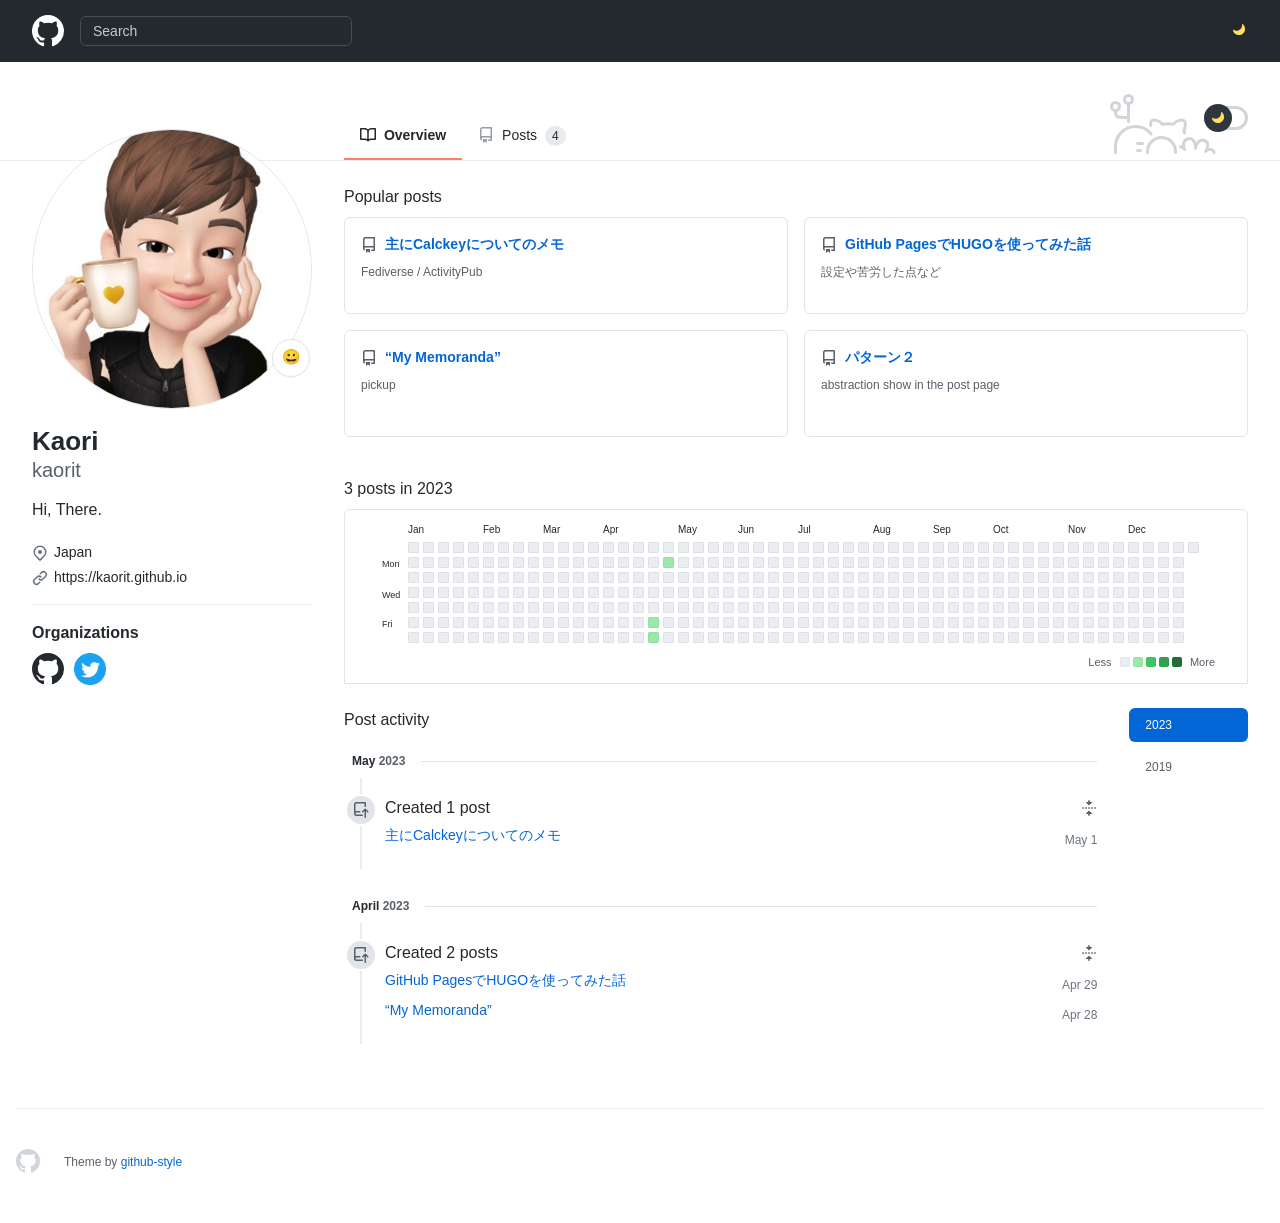
<file: index.html>
<!DOCTYPE html>
<html lang="ja-jp">
<head>
	<meta name="generator" content="Hugo 0.111.3">
    <meta charset="utf-8">
    <meta name="viewport" content="width=device-width">
    <script type="application/javascript" src='https://kaorit.github.io/js/theme-mode.js'></script>
    <link rel="stylesheet" href='https://kaorit.github.io/css/frameworks.min.css' />
    <link rel="stylesheet" href='https://kaorit.github.io/css/github.min.css' />
    <link rel="stylesheet" href='https://kaorit.github.io/css/github-style.css' />
    <link rel="stylesheet" href='https://kaorit.github.io/css/light.css' />
    <link rel="stylesheet" href='https://kaorit.github.io/css/dark.css' />
    <link rel="stylesheet" href='https://kaorit.github.io/css/syntax.css' />
    <title>My Notes</title>
    
    <link rel="icon" type="image/x-icon" href='/images/favicon.png'>
    
    <meta name="theme-color" content="#1e2327">

    
    <meta name="description"
  content="" />
<meta name="keywords"
  content='blog, google analytics' />
<meta name="robots" content="noodp" />
<link rel="canonical" href="https://kaorit.github.io/" />


<meta name="twitter:card" content="summary" />
<meta name="twitter:title" content="My Notes" />
<meta name="twitter:description"
  content="Hi, There." />
<meta name="twitter:site" content="https://kaorit.github.io/" />
<meta name="twitter:creator" content="" />
<meta name="twitter:image"
  content="https://kaorit.github.io/">


<meta property="og:type" content="website" />
<meta property="og:title" content="My Notes">
<meta property="og:description"
  content="Hi, There." />
<meta property="og:url" content="https://kaorit.github.io/" />
<meta property="og:site_name" content="My Notes" />
<meta property="og:image"
  content="https://kaorit.github.io/">
<meta property="og:image:width" content="2048">
<meta property="og:image:height" content="1024">




<link href="/index.xml" rel="alternate" type="application/rss+xml" title="My Notes" />









</head>

<body>
  <div style="position: relative">
  <header class="Header js-details-container Details px-3 px-md-4 px-lg-5 flex-wrap flex-md-nowrap open Details--on">
    <div class="Header-item mobile-none" style="margin-top: -4px; margin-bottom: -4px;">
      <a class="Header-link" href="https://kaorit.github.io/">
        <svg class="octicon" height="32" viewBox="0 0 16 16" version="1.1" width="32">
          <path fill-rule="evenodd"
            d="M8 0C3.58 0 0 3.58 0 8c0 3.54 2.29 6.53 5.47 7.59.4.07.55-.17.55-.38 0-.19-.01-.82-.01-1.49-2.01.37-2.53-.49-2.69-.94-.09-.23-.48-.94-.82-1.13-.28-.15-.68-.52-.01-.53.63-.01 1.08.58 1.23.82.72 1.21 1.87.87 2.33.66.07-.52.28-.87.51-1.07-1.78-.2-3.64-.89-3.64-3.95 0-.87.31-1.59.82-2.15-.08-.2-.36-1.02.08-2.12 0 0 .67-.21 2.2.82.64-.18 1.32-.27 2-.27.68 0 1.36.09 2 .27 1.53-1.04 2.2-.82 2.2-.82.44 1.1.16 1.92.08 2.12.51.56.82 1.27.82 2.15 0 3.07-1.87 3.75-3.65 3.95.29.25.54.73.54 1.48 0 1.07-.01 1.93-.01 2.2 0 .21.15.46.55.38A8.013 8.013 0 0016 8c0-4.42-3.58-8-8-8z">
          </path>
        </svg>
      </a>
    </div>
    <div class="Header-item d-md-none">
      <button class="Header-link btn-link js-details-target" type="button"
        onclick="document.querySelector('#header-search').style.display = document.querySelector('#header-search').style.display == 'none'? 'block': 'none'">
        <svg height="24" class="octicon octicon-three-bars" viewBox="0 0 16 16" version="1.1" width="24">
          <path fill-rule="evenodd"
            d="M1 2.75A.75.75 0 011.75 2h12.5a.75.75 0 110 1.5H1.75A.75.75 0 011 2.75zm0 5A.75.75 0 011.75 7h12.5a.75.75 0 110 1.5H1.75A.75.75 0 011 7.75zM1.75 12a.75.75 0 100 1.5h12.5a.75.75 0 100-1.5H1.75z">
          </path>
        </svg>
      </button>
    </div>
    <div style="display: none;" id="header-search"
      class="Header-item Header-item--full flex-column flex-md-row width-full flex-order-2 flex-md-order-none mr-0 mr-md-3 mt-3 mt-md-0 Details-content--hidden-not-important d-md-flex">
      <div
        class="Header-search header-search flex-auto js-site-search position-relative flex-self-stretch flex-md-self-auto mb-3 mb-md-0 mr-0 mr-md-3 scoped-search site-scoped-search js-jump-to">
        <div class="position-relative">
          <form target="_blank" action="https://www.google.com/search" accept-charset="UTF-8" method="get"
            autocomplete="off">
            <label
              class="Header-search-label form-control input-sm header-search-wrapper p-0 js-chromeless-input-container header-search-wrapper-jump-to position-relative d-flex flex-justify-between flex-items-center">
              <input type="text"
                class="Header-search-input form-control input-sm header-search-input jump-to-field js-jump-to-field js-site-search-focus js-site-search-field is-clearable"
                name="q" value="" placeholder="Search" autocomplete="off">
              <input type="hidden" name="q" value="site:https://kaorit.github.io/">
            </label>
          </form>
        </div>
      </div>
    </div>

    <div class="Header-item Header-item--full flex-justify-center d-md-none position-relative">
      <a class="Header-link " href="https://kaorit.github.io/">
        <svg class="octicon octicon-mark-github v-align-middle" height="32" viewBox="0 0 16 16" version="1.1"
          width="32">
          <path fill-rule="evenodd"
            d="M8 0C3.58 0 0 3.58 0 8c0 3.54 2.29 6.53 5.47 7.59.4.07.55-.17.55-.38 0-.19-.01-.82-.01-1.49-2.01.37-2.53-.49-2.69-.94-.09-.23-.48-.94-.82-1.13-.28-.15-.68-.52-.01-.53.63-.01 1.08.58 1.23.82.72 1.21 1.87.87 2.33.66.07-.52.28-.87.51-1.07-1.78-.2-3.64-.89-3.64-3.95 0-.87.31-1.59.82-2.15-.08-.2-.36-1.02.08-2.12 0 0 .67-.21 2.2.82.64-.18 1.32-.27 2-.27.68 0 1.36.09 2 .27 1.53-1.04 2.2-.82 2.2-.82.44 1.1.16 1.92.08 2.12.51.56.82 1.27.82 2.15 0 3.07-1.87 3.75-3.65 3.95.29.25.54.73.54 1.48 0 1.07-.01 1.93-.01 2.2 0 .21.15.46.55.38A8.013 8.013 0 0016 8c0-4.42-3.58-8-8-8z">
          </path>
        </svg>
      </a>
    </div>
    <div class="Header-item" style="margin-right: 0;">
      <a href="javascript:void(0)" class="Header-link no-select" onclick="switchTheme()">
        <svg style="fill: var(--color-profile-color-modes-toggle-moon);" class="no-select" viewBox="0 0 16 16"
          version="1.1" width="16" height="16">
          <path fill-rule="evenodd" clip-rule="evenodd"
            d="M4.52208 7.71754C7.5782 7.71754 10.0557 5.24006 10.0557 2.18394C10.0557 1.93498 10.0392 1.68986 10.0074 1.44961C9.95801 1.07727 10.3495 0.771159 10.6474 0.99992C12.1153 2.12716 13.0615 3.89999 13.0615 5.89383C13.0615 9.29958 10.3006 12.0605 6.89485 12.0605C3.95334 12.0605 1.49286 10.001 0.876728 7.24527C0.794841 6.87902 1.23668 6.65289 1.55321 6.85451C2.41106 7.40095 3.4296 7.71754 4.52208 7.71754Z">
          </path>
        </svg>
      </a>
    </div>
  </header>
</div>
  
<div class="application-main">
  <main>
    


<div class="mt-4 position-sticky top-0 d-none d-md-block bg-white width-full border-bottom color-border-secondary"
  style="z-index:3;">
  <div class="container-xl px-3 px-md-4 px-lg-5">
    <div class="gutter-condensed gutter-lg flex-column flex-md-row d-flex">
      <div class="flex-shrink-0 col-12 col-md-3 mb-4 mb-md-0">
      </div>
      <div class="flex-shrink-0 col-12 col-md-9 mb-4 mb-md-0">
        <div class="UnderlineNav width-full box-shadow-none hx_UnderlineNav-with-profile-color-modes-banner">
          <nav class="UnderlineNav-body">
            <a class="UnderlineNav-item  selected " href="https://kaorit.github.io/">
              <svg class="octicon octicon-book UnderlineNav-octicon hide-sm" height="16" viewBox="0 0 16 16"
                version="1.1" width="16">
                <path fill-rule="evenodd"
                  d="M0 1.75A.75.75 0 01.75 1h4.253c1.227 0 2.317.59 3 1.501A3.744 3.744 0 0111.006 1h4.245a.75.75 0 01.75.75v10.5a.75.75 0 01-.75.75h-4.507a2.25 2.25 0 00-1.591.659l-.622.621a.75.75 0 01-1.06 0l-.622-.621A2.25 2.25 0 005.258 13H.75a.75.75 0 01-.75-.75V1.75zm8.755 3a2.25 2.25 0 012.25-2.25H14.5v9h-3.757c-.71 0-1.4.201-1.992.572l.004-7.322zm-1.504 7.324l.004-5.073-.002-2.253A2.25 2.25 0 005.003 2.5H1.5v9h3.757a3.75 3.75 0 011.994.574z">
                </path>
              </svg>
              Overview
            </a>
            <a class="UnderlineNav-item " href="https://kaorit.github.io//post/">
              <svg class="octicon octicon-repo UnderlineNav-octicon hide-sm" height="16" viewBox="0 0 16 16"
                version="1.1" width="16">
                <path fill-rule="evenodd"
                  d="M2 2.5A2.5 2.5 0 014.5 0h8.75a.75.75 0 01.75.75v12.5a.75.75 0 01-.75.75h-2.5a.75.75 0 110-1.5h1.75v-2h-8a1 1 0 00-.714 1.7.75.75 0 01-1.072 1.05A2.495 2.495 0 012 11.5v-9zm10.5-1V9h-8c-.356 0-.694.074-1 .208V2.5a1 1 0 011-1h8zM5 12.25v3.25a.25.25 0 00.4.2l1.45-1.087a.25.25 0 01.3 0L8.6 15.7a.25.25 0 00.4-.2v-3.25a.25.25 0 00-.25-.25h-3.5a.25.25 0 00-.25.25z">
                </path>
              </svg>
              Posts
              <span class="Counter">4</span>
            </a>
          </nav>
          <div class="profile-color-modes js-promo-color-modes-banner-profile isInitialToggle">
            <svg width="106" height="60" viewBox="0 0 106 60" fill="none" stroke-width="3" stroke-linecap="round"
              stroke-linejoin="round" xmlns="http://www.w3.org/2000/svg">
              <g class="profile-color-modes-illu-group profile-color-modes-illu-red">
                <path d="M37.5 58.5V57.5C37.5 49.768 43.768 43.5 51.5 43.5V43.5C59.232 43.5 65.5 49.768 65.5 57.5V58.5">
                </path>
              </g>
              <g class="profile-color-modes-illu-group profile-color-modes-illu-orange">
                <path
                  d="M104.07 58.5C103.401 55.092 97.7635 54.3869 95.5375 57.489C97.4039 54.6411 99.7685 48.8845 94.6889 46.6592C89.4817 44.378 86.1428 50.1604 85.3786 54.1158C85.9519 50.4768 83.7226 43.294 78.219 44.6737C72.7154 46.0534 72.7793 51.3754 74.4992 55.489C74.169 54.7601 72.4917 53.3567 70.5 52.8196">
                </path>
              </g>
              <g class="profile-color-modes-illu-group profile-color-modes-illu-purple">
                <path
                  d="M5.51109 58.5V52.5C5.51109 41.4543 14.4654 32.5 25.5111 32.5C31.4845 32.5 36.8464 35.1188 40.5111 39.2709C40.7212 39.5089 40.9258 39.7521 41.1245 40">
                </path>
                <path d="M27.511 49.5C29.6777 49.5 28.911 49.5 32.511 49.5"></path>
                <path d="M27.511 56.5C29.6776 56.5 26.911 56.5 30.511 56.5"></path>
              </g>
              <g class="profile-color-modes-illu-group profile-color-modes-illu-green">
                <circle cx="5.5" cy="12.5" r="4"></circle>
                <circle cx="18.5" cy="5.5" r="4"></circle>
                <path d="M18.5 9.5L18.5 27.5"></path>
                <path d="M18.5 23.5C6 23.5 5.5 23.6064 5.5 16.5"></path>
              </g>
              <g class="profile-color-modes-illu-group profile-color-modes-illu-blue">
                <g class="profile-color-modes-illu-frame">
                  <path
                    d="M40.6983 31.5C40.5387 29.6246 40.6456 28.0199 41.1762 27.2317C42.9939 24.5312 49.7417 26.6027 52.5428 30.2409C54.2551 29.8552 56.0796 29.6619 57.9731 29.6619C59.8169 29.6619 61.5953 29.8452 63.2682 30.211C66.0833 26.5913 72.799 24.5386 74.6117 27.2317C75.6839 28.8246 75.0259 33.7525 73.9345 37.5094C74.2013 37.9848 74.4422 38.4817 74.6555 39">
                  </path>
                </g>
                <g class="profile-color-modes-illu-frame">
                  <path
                    d="M41.508 31.5C41.6336 31.2259 41.7672 30.9582 41.9085 30.6968C40.7845 26.9182 40.086 21.8512 41.1762 20.2317C42.9939 17.5312 49.7417 19.6027 52.5428 23.2409C54.2551 22.8552 56.0796 22.6619 57.9731 22.6619C59.8169 22.6619 61.5953 22.8452 63.2682 23.211C66.0833 19.5913 72.799 17.5386 74.6117 20.2317C75.6839 21.8246 75.0259 26.7525 73.9345 30.5094C75.1352 32.6488 75.811 35.2229 75.811 38.2283C75.811 38.49 75.8058 38.7472 75.7957 39">
                  </path>
                  <path d="M49.4996 33V35.6757"></path>
                  <path d="M67.3375 33V35.6757"></path>
                </g>
                <g class="profile-color-modes-illu-frame">
                  <path
                    d="M41.508 31.5C41.6336 31.2259 41.7672 30.9582 41.9085 30.6968C40.7845 26.9182 40.086 21.8512 41.1762 20.2317C42.9939 17.5312 49.7417 19.6027 52.5428 23.2409C54.2551 22.8552 56.0796 22.6619 57.9731 22.6619C59.8169 22.6619 61.5953 22.8452 63.2682 23.211C66.0833 19.5913 72.799 17.5386 74.6117 20.2317C75.6839 21.8246 75.0259 26.7525 73.9345 30.5094C75.1352 32.6488 75.811 35.2229 75.811 38.2283C75.811 38.49 75.8058 38.7472 75.7957 39">
                  </path>
                </g>
                <g class="profile-color-modes-illu-frame">
                  <path
                    d="M41.508 31.5C41.6336 31.2259 41.7672 30.9582 41.9085 30.6968C40.7845 26.9182 40.086 21.8512 41.1762 20.2317C42.9939 17.5312 49.7417 19.6027 52.5428 23.2409C54.2551 22.8552 56.0796 22.6619 57.9731 22.6619C59.8169 22.6619 61.5953 22.8452 63.2682 23.211C66.0833 19.5913 72.799 17.5386 74.6117 20.2317C75.6839 21.8246 75.0259 26.7525 73.9345 30.5094C75.1352 32.6488 75.811 35.2229 75.811 38.2283C75.811 38.49 75.8058 38.7472 75.7957 39">
                  </path>
                  <path d="M49.4996 33V35.6757"></path>
                  <path d="M67.3375 33V35.6757"></path>
                </g>
                <g class="profile-color-modes-illu-frame">
                  <path
                    d="M41.508 31.5C41.6336 31.2259 41.7672 30.9582 41.9085 30.6968C40.7845 26.9182 40.086 21.8512 41.1762 20.2317C42.9939 17.5312 49.7417 19.6027 52.5428 23.2409C54.2551 22.8552 56.0796 22.6619 57.9731 22.6619C59.8169 22.6619 61.5953 22.8452 63.2682 23.211C66.0833 19.5913 72.799 17.5386 74.6117 20.2317C75.6839 21.8246 75.0259 26.7525 73.9345 30.5094C75.1352 32.6488 75.811 35.2229 75.811 38.2283C75.811 38.49 75.8058 38.7472 75.7957 39">
                  </path>
                </g>
                <g class="profile-color-modes-illu-frame">
                  <path
                    d="M41.508 31.5C41.6336 31.2259 41.7672 30.9582 41.9085 30.6968C40.7845 26.9182 40.086 21.8512 41.1762 20.2317C42.9939 17.5312 49.7417 19.6027 52.5428 23.2409C54.2551 22.8552 56.0796 22.6619 57.9731 22.6619C59.8169 22.6619 61.5953 22.8452 63.2682 23.211C66.0833 19.5913 72.799 17.5386 74.6117 20.2317C75.6839 21.8246 75.0259 26.7525 73.9345 30.5094C75.1352 32.6488 75.811 35.2229 75.811 38.2283C75.811 38.49 75.8058 38.7472 75.7957 39">
                  </path>
                  <path d="M49.4996 33V35.6757"></path>
                  <path d="M67.3375 33V35.6757"></path>
                </g>
                <g class="profile-color-modes-illu-frame">
                  <path
                    d="M73.4999 40.2236C74.9709 38.2049 75.8108 35.5791 75.8108 32.2283C75.8108 29.2229 75.1351 26.6488 73.9344 24.5094C75.0258 20.7525 75.6838 15.8246 74.6116 14.2317C72.7989 11.5386 66.0832 13.5913 63.2681 17.211C61.5952 16.8452 59.8167 16.6619 57.973 16.6619C56.0795 16.6619 54.2549 16.8552 52.5427 17.2409C49.7416 13.6027 42.9938 11.5312 41.176 14.2317C40.0859 15.8512 40.7843 20.9182 41.9084 24.6968C41.003 26.3716 40.4146 28.3065 40.2129 30.5">
                  </path>
                  <path d="M82.9458 30.5471L76.8413 31.657"></path>
                  <path d="M76.2867 34.4319L81.8362 37.7616"></path>
                  <path d="M49.4995 27.8242V30.4999"></path>
                  <path d="M67.3374 27.8242V30.4998"></path>
                </g>
                <g class="profile-color-modes-illu-frame">
                  <path
                    d="M45.3697 34.2658C41.8877 32.1376 39.7113 28.6222 39.7113 23.2283C39.7113 20.3101 40.3483 17.7986 41.4845 15.6968C40.3605 11.9182 39.662 6.85125 40.7522 5.23168C42.5699 2.53117 49.3177 4.6027 52.1188 8.24095C53.831 7.85521 55.6556 7.66186 57.5491 7.66186C59.3929 7.66186 61.1713 7.84519 62.8442 8.21095C65.6593 4.59134 72.375 2.5386 74.1877 5.23168C75.2599 6.82461 74.6019 11.7525 73.5105 15.5094C74.7112 17.6488 75.3869 20.2229 75.3869 23.2283C75.3869 28.6222 73.2105 32.1376 69.7285 34.2658C70.8603 35.5363 72.6057 38.3556 73.3076 40">
                  </path>
                  <path d="M49.0747 19.8242V22.4999"></path>
                  <path
                    d="M54.0991 28C54.6651 29.0893 55.7863 30.0812 57.9929 30.0812C59.0642 30.0812 59.8797 29.8461 60.5 29.4788">
                  </path>
                  <path d="M66.9126 19.8242V22.4999"></path>
                  <path d="M33.2533 20.0237L39.0723 22.1767"></path>
                  <path d="M39.1369 25.0058L33.0935 27.3212"></path>
                  <path d="M81.8442 19.022L76.0252 21.1751"></path>
                  <path d="M75.961 24.0041L82.0045 26.3196"></path>
                </g>
                <g class="profile-color-modes-illu-frame">
                  <path
                    d="M73.4999 40.2236C74.9709 38.2049 75.8108 35.5791 75.8108 32.2283C75.8108 29.2229 75.1351 26.6488 73.9344 24.5094C75.0258 20.7525 75.6838 15.8246 74.6116 14.2317C72.7989 11.5386 66.0832 13.5913 63.2681 17.211C61.5952 16.8452 59.8167 16.6619 57.973 16.6619C56.0795 16.6619 54.2549 16.8552 52.5427 17.2409C49.7416 13.6027 42.9938 11.5312 41.176 14.2317C40.0859 15.8512 40.7843 20.9182 41.9084 24.6968C41.003 26.3716 40.4146 28.3065 40.2129 30.5">
                  </path>
                  <path d="M82.9458 30.5471L76.8413 31.657"></path>
                  <path d="M76.2867 34.4319L81.8362 37.7616"></path>
                  <path d="M49.4995 27.8242V30.4999"></path>
                  <path d="M67.3374 27.8242V30.4998"></path>
                </g>
                <g class="profile-color-modes-illu-frame">
                  <path
                    d="M40.6983 31.5C40.5387 29.6246 40.6456 28.0199 41.1762 27.2317C42.9939 24.5312 49.7417 26.6027 52.5428 30.2409C54.2551 29.8552 56.0796 29.6619 57.9731 29.6619C59.8169 29.6619 61.5953 29.8452 63.2682 30.211C66.0833 26.5913 72.799 24.5386 74.6117 27.2317C75.6839 28.8246 75.0259 33.7525 73.9345 37.5094C74.2013 37.9848 74.4422 38.4817 74.6555 39">
                  </path>
                </g>
              </g>
            </svg>
            <span class="profile-color-modes-toggle js-promo-color-modes-toggle no-select" tabindex="0"
              onclick="switchTheme()">
              <div class="profile-color-modes-toggle-track no-select"></div>
              <div class="profile-color-modes-toggle-thumb js-promo-color-modes-thumb">
                <svg style="fill: var(--color-profile-color-modes-toggle-moon); margin: 7px 0 0 7px;" width="14"
                  height="13" viewBox="0 0 14 13" xmlns="http://www.w3.org/2000/svg">
                  <path fill-rule="evenodd" clip-rule="evenodd"
                    d="M4.52208 7.71754C7.5782 7.71754 10.0557 5.24006 10.0557 2.18394C10.0557 1.93498 10.0392 1.68986 10.0074 1.44961C9.95801 1.07727 10.3495 0.771159 10.6474 0.99992C12.1153 2.12716 13.0615 3.89999 13.0615 5.89383C13.0615 9.29958 10.3006 12.0605 6.89485 12.0605C3.95334 12.0605 1.49286 10.001 0.876728 7.24527C0.794841 6.87902 1.23668 6.65289 1.55321 6.85451C2.41106 7.40095 3.4296 7.71754 4.52208 7.71754Z">
                  </path>
                </svg>
              </div>
            </span>
          </div>
        </div>
      </div>
    </div>
  </div>
</div>

<div class="container-xl px-3 px-md-4 px-lg-5">
  <div class="gutter-condensed gutter-lg flex-column flex-md-row d-flex">
    <div class="flex-shrink-0 col-12 col-md-3 mb-4 mb-md-0">
      <div class="h-card mt-md-n5" style="margin-top:24px">
        <div class="user-profile-sticky-bar js-user-profile-sticky-bar d-none d-md-block" id="headerStuck">
          <div class="user-profile-mini-vcard d-table">
            <span class="user-profile-mini-avatar d-table-cell v-align-middle lh-condensed-ultra pr-2">
              
              <img class="rounded-1 avatar-user" height="32" width="32" src="https://kaorit.github.io/images/avatar.png">
              
            </span>
            <span class="d-table-cell v-align-middle lh-condensed">
              <strong>Kaori</strong>
            </span>
          </div>
        </div>
        <div class="clearfix d-flex d-md-block flex-items-center mb-4 mb-md-0">
          <div class="position-relative d-inline-block col-2 col-md-12 mr-3 mr-md-0 flex-shrink-0" style="z-index:4;">
            
            <a href="https://kaorit.github.io/images/avatar.png">
              <img style="height:auto;" alt="Avatar" width="260" height="260" id="headerImg"
                class="avatar avatar-user width-full border bg-white" src="https://kaorit.github.io/images/avatar.png">
            </a>
            
            
            <div class="user-status-container position-relative hide-sm hide-md">
              <div class="f5 user-status-circle-badge-container">
                <div class="user-status-circle-badge d-inline-block lh-condensed-ultra p-2">
                  <div class="d-flex flex-items-center flex-items-stretch">
                    <div class="f6 lh-condensed user-status-header d-inline-flex user-status-emoji-only-header circle">
                      <div class="user-status-emoji-container flex-shrink-0 mr-2 d-flex flex-items-center flex-justify-center ">
                        <div><g-emoji class="g-emoji">😀</g-emoji></div>
                      </div>
                    </div>
                  </div>
                </div>
              </div>
            </div>
            
          </div>

          <div
            class="vcard-names-container float-left col-10 col-md-12 pt-1 pt-md-3 pb-1 pb-md-3 js-sticky js-user-profile-sticky-fields"
            data-original-top="0px" style="position: sticky;">
            <h1 class="vcard-names pl-2 pl-md-0">
              <span class="p-name vcard-fullname d-block overflow-hidden">Kaori</span>
              
              <span class="p-nickname vcard-username d-block">kaorit</span>
              
            </h1>
          </div>
        </div>

        <div class="p-note user-profile-bio mb-3 js-user-profile-bio f4">
          <div>Hi, There.</div>
        </div>

        <div class="d-flex flex-column">
          <div class="js-profile-editable-area d-flex flex-column d-md-block">
            <ul class="vcard-details">
              
              <li class="vcard-detail pt-1 css-truncate css-truncate-target hide-sm hide-md">
                <svg class="octicon octicon-location" viewBox="0 0 16 16" version="1.1" width="16" height="16">
                  <path fill-rule="evenodd"
                    d="M11.536 3.464a5 5 0 010 7.072L8 14.07l-3.536-3.535a5 5 0 117.072-7.072v.001zm1.06 8.132a6.5 6.5 0 10-9.192 0l3.535 3.536a1.5 1.5 0 002.122 0l3.535-3.536zM8 9a2 2 0 100-4 2 2 0 000 4z">
                  </path>
                </svg>
                <span class="p-label">Japan</span>
              </li>
              

              

              <li class="vcard-detail pt-1 css-truncate css-truncate-target ">
                <svg class="octicon octicon-link" viewBox="0 0 16 16" version="1.1" width="16" height="16">
                  <path fill-rule="evenodd"
                    d="M7.775 3.275a.75.75 0 001.06 1.06l1.25-1.25a2 2 0 112.83 2.83l-2.5 2.5a2 2 0 01-2.83 0 .75.75 0 00-1.06 1.06 3.5 3.5 0 004.95 0l2.5-2.5a3.5 3.5 0 00-4.95-4.95l-1.25 1.25zm-4.69 9.64a2 2 0 010-2.83l2.5-2.5a2 2 0 012.83 0 .75.75 0 001.06-1.06 3.5 3.5 0 00-4.95 0l-2.5 2.5a3.5 3.5 0 004.95 4.95l1.25-1.25a.75.75 0 00-1.06-1.06l-1.25 1.25a2 2 0 01-2.83 0z">
                  </path>
                </svg>
                
                <a rel="nofollow me" class="link-gray-dark" href="https://kaorit.github.io">https://kaorit.github.io</a>
                
              </li>
            </ul>
          </div>
        </div>

        <div class="border-top color-border-secondary pt-3 mt-3 clearfix hide-sm hide-md">
          <h2 class="mb-2 h4">Organizations</h2>
          <div style="display:flex;justify-content:flex-start;flex-wrap:wrap;margin-bottom:3px;">
          
          <a style="margin: 0 10px 10px 0;" href="https://github.com/kaorit">
            <svg id="github-icon" viewBox="0 0 16 16" version="1.1" width="32" height="32" fill="#24292e">
              <path fill-rule="evenodd" d="M8 0C3.58 0 0 3.58 0 8c0 3.54 2.29 6.53 5.47 7.59.4.07.55-.17.55-.38 0-.19-.01-.82-.01-1.49-2.01.37-2.53-.49-2.69-.94-.09-.23-.48-.94-.82-1.13-.28-.15-.68-.52-.01-.53.63-.01 1.08.58 1.23.82.72 1.21 1.87.87 2.33.66.07-.52.28-.87.51-1.07-1.78-.2-3.64-.89-3.64-3.95 0-.87.31-1.59.82-2.15-.08-.2-.36-1.02.08-2.12 0 0 .67-.21 2.2.82.64-.18 1.32-.27 2-.27.68 0 1.36.09 2 .27 1.53-1.04 2.2-.82 2.2-.82.44 1.1.16 1.92.08 2.12.51.56.82 1.27.82 2.15 0 3.07-1.87 3.75-3.65 3.95.29.25.54.73.54 1.48 0 1.07-.01 1.93-.01 2.2 0 .21.15.46.55.38A8.013 8.013 0 0016 8c0-4.42-3.58-8-8-8z">
              </path>
            </svg>
          </a>
          

          
          <a style="margin: 0 10px 10px 0;" href="https://twitter.com/kaorit">
            <img alt="@twitter" width="32" height="32" src="https://kaorit.github.io/images/twitter.png" class="avatar">
          </a>
          

          

          

          

          

          

          

          
         </div>
        </div>
      </div>
    </div>

    <div class="flex-shrink-0 col-12 col-md-9 mb-4 mb-md-0">
      

<div class="UnderlineNav user-profile-nav d-block d-md-none position-sticky top-0 pl-3 ml-n3 mr-n3 pr-3 bg-white"
  style="z-index:3;">
  <nav class="UnderlineNav-body">
    <a class="UnderlineNav-item  selected " href="https://kaorit.github.io/">
      <svg class="octicon octicon-book UnderlineNav-octicon hide-sm" height="16" viewBox="0 0 16 16" version="1.1"
        width="16">
        <path fill-rule="evenodd"
          d="M0 1.75A.75.75 0 01.75 1h4.253c1.227 0 2.317.59 3 1.501A3.744 3.744 0 0111.006 1h4.245a.75.75 0 01.75.75v10.5a.75.75 0 01-.75.75h-4.507a2.25 2.25 0 00-1.591.659l-.622.621a.75.75 0 01-1.06 0l-.622-.621A2.25 2.25 0 005.258 13H.75a.75.75 0 01-.75-.75V1.75zm8.755 3a2.25 2.25 0 012.25-2.25H14.5v9h-3.757c-.71 0-1.4.201-1.992.572l.004-7.322zm-1.504 7.324l.004-5.073-.002-2.253A2.25 2.25 0 005.003 2.5H1.5v9h3.757a3.75 3.75 0 011.994.574z">
        </path>
      </svg>
      Overview
    </a>
    <a class='UnderlineNav-item  '
      href="https://kaorit.github.io//post/">
      <svg class="octicon octicon-repo UnderlineNav-octicon hide-sm" height="16" viewBox="0 0 16 16" version="1.1"
        width="16">
        <path fill-rule="evenodd"
          d="M2 2.5A2.5 2.5 0 014.5 0h8.75a.75.75 0 01.75.75v12.5a.75.75 0 01-.75.75h-2.5a.75.75 0 110-1.5h1.75v-2h-8a1 1 0 00-.714 1.7.75.75 0 01-1.072 1.05A2.495 2.495 0 012 11.5v-9zm10.5-1V9h-8c-.356 0-.694.074-1 .208V2.5a1 1 0 011-1h8zM5 12.25v3.25a.25.25 0 00.4.2l1.45-1.087a.25.25 0 01.3 0L8.6 15.7a.25.25 0 00.4-.2v-3.25a.25.25 0 00-.25-.25h-3.5a.25.25 0 00-.25.25z">
        </path>
      </svg>
      Posts
      <span class="Counter ">4</span>
    </a>
  </nav>
</div>

      
      








<div>
  <div class="position-relative">
    
    <div class="mt-4">
      <div class="js-pinned-items-reorder-container">
        <h2 class="f4 mb-2 text-normal">
          Popular posts
        </h2>
        <ol class="d-flex flex-wrap list-style-none gutter-condensed mb-4 js-pinned-items-reorder-list">
          
          <li class="col-12 col-md-6 col-lg-6 mb-3 d-flex flex-content-stretch">
            <div
              class="Box pinned-item-list-item d-flex p-3 width-full js-pinned-item-list-item public source reorderable sortable-button-item">
              <div class="pinned-item-list-item-content">
                <div class="d-flex width-full flex-items-center position-relative">
                  <svg class="octicon octicon-repo mr-2 text-gray flex-shrink-0" viewBox="0 0 16 16" version="1.1"
                    width="16" height="16">
                    <path fill-rule="evenodd"
                      d="M2 2.5A2.5 2.5 0 014.5 0h8.75a.75.75 0 01.75.75v12.5a.75.75 0 01-.75.75h-2.5a.75.75 0 110-1.5h1.75v-2h-8a1 1 0 00-.714 1.7.75.75 0 01-1.072 1.05A2.495 2.495 0 012 11.5v-9zm10.5-1V9h-8c-.356 0-.694.074-1 .208V2.5a1 1 0 011-1h8zM5 12.25v3.25a.25.25 0 00.4.2l1.45-1.087a.25.25 0 01.3 0L8.6 15.7a.25.25 0 00.4-.2v-3.25a.25.25 0 00-.25-.25h-3.5a.25.25 0 00-.25.25z">
                    </path>
                  </svg>
                  <a class="text-bold flex-auto min-width-0" href="https://kaorit.github.io/post/title_of_the_post/">
                    <span class="repo" title="主にCalckeyについてのメモ">主にCalckeyについてのメモ</span>
                  </a>
                </div>


                <div name="summary" class="pinned-item-desc text-gray text-small d-block mt-2 mb-3">
                  Fediverse / ActivityPub
                </div>

                <p class="mb-0 f6 text-gray">
                  
                </p>
              </div>
            </div>
          </li>
          
          <li class="col-12 col-md-6 col-lg-6 mb-3 d-flex flex-content-stretch">
            <div
              class="Box pinned-item-list-item d-flex p-3 width-full js-pinned-item-list-item public source reorderable sortable-button-item">
              <div class="pinned-item-list-item-content">
                <div class="d-flex width-full flex-items-center position-relative">
                  <svg class="octicon octicon-repo mr-2 text-gray flex-shrink-0" viewBox="0 0 16 16" version="1.1"
                    width="16" height="16">
                    <path fill-rule="evenodd"
                      d="M2 2.5A2.5 2.5 0 014.5 0h8.75a.75.75 0 01.75.75v12.5a.75.75 0 01-.75.75h-2.5a.75.75 0 110-1.5h1.75v-2h-8a1 1 0 00-.714 1.7.75.75 0 01-1.072 1.05A2.495 2.495 0 012 11.5v-9zm10.5-1V9h-8c-.356 0-.694.074-1 .208V2.5a1 1 0 011-1h8zM5 12.25v3.25a.25.25 0 00.4.2l1.45-1.087a.25.25 0 01.3 0L8.6 15.7a.25.25 0 00.4-.2v-3.25a.25.25 0 00-.25-.25h-3.5a.25.25 0 00-.25.25z">
                    </path>
                  </svg>
                  <a class="text-bold flex-auto min-width-0" href="https://kaorit.github.io/post/20230429203005/">
                    <span class="repo" title="GitHub PagesでHUGOを使ってみた話">GitHub PagesでHUGOを使ってみた話</span>
                  </a>
                </div>


                <div name="summary" class="pinned-item-desc text-gray text-small d-block mt-2 mb-3">
                  設定や苦労した点など
                </div>

                <p class="mb-0 f6 text-gray">
                  
                </p>
              </div>
            </div>
          </li>
          
          <li class="col-12 col-md-6 col-lg-6 mb-3 d-flex flex-content-stretch">
            <div
              class="Box pinned-item-list-item d-flex p-3 width-full js-pinned-item-list-item public source reorderable sortable-button-item">
              <div class="pinned-item-list-item-content">
                <div class="d-flex width-full flex-items-center position-relative">
                  <svg class="octicon octicon-repo mr-2 text-gray flex-shrink-0" viewBox="0 0 16 16" version="1.1"
                    width="16" height="16">
                    <path fill-rule="evenodd"
                      d="M2 2.5A2.5 2.5 0 014.5 0h8.75a.75.75 0 01.75.75v12.5a.75.75 0 01-.75.75h-2.5a.75.75 0 110-1.5h1.75v-2h-8a1 1 0 00-.714 1.7.75.75 0 01-1.072 1.05A2.495 2.495 0 012 11.5v-9zm10.5-1V9h-8c-.356 0-.694.074-1 .208V2.5a1 1 0 011-1h8zM5 12.25v3.25a.25.25 0 00.4.2l1.45-1.087a.25.25 0 01.3 0L8.6 15.7a.25.25 0 00.4-.2v-3.25a.25.25 0 00-.25-.25h-3.5a.25.25 0 00-.25.25z">
                    </path>
                  </svg>
                  <a class="text-bold flex-auto min-width-0" href="https://kaorit.github.io/post/memoranda/">
                    <span class="repo" title="“My Memoranda”">“My Memoranda”</span>
                  </a>
                </div>


                <div name="summary" class="pinned-item-desc text-gray text-small d-block mt-2 mb-3">
                  pickup
                </div>

                <p class="mb-0 f6 text-gray">
                  
                </p>
              </div>
            </div>
          </li>
          
          <li class="col-12 col-md-6 col-lg-6 mb-3 d-flex flex-content-stretch">
            <div
              class="Box pinned-item-list-item d-flex p-3 width-full js-pinned-item-list-item public source reorderable sortable-button-item">
              <div class="pinned-item-list-item-content">
                <div class="d-flex width-full flex-items-center position-relative">
                  <svg class="octicon octicon-repo mr-2 text-gray flex-shrink-0" viewBox="0 0 16 16" version="1.1"
                    width="16" height="16">
                    <path fill-rule="evenodd"
                      d="M2 2.5A2.5 2.5 0 014.5 0h8.75a.75.75 0 01.75.75v12.5a.75.75 0 01-.75.75h-2.5a.75.75 0 110-1.5h1.75v-2h-8a1 1 0 00-.714 1.7.75.75 0 01-1.072 1.05A2.495 2.495 0 012 11.5v-9zm10.5-1V9h-8c-.356 0-.694.074-1 .208V2.5a1 1 0 011-1h8zM5 12.25v3.25a.25.25 0 00.4.2l1.45-1.087a.25.25 0 01.3 0L8.6 15.7a.25.25 0 00.4-.2v-3.25a.25.25 0 00-.25-.25h-3.5a.25.25 0 00-.25.25z">
                    </path>
                  </svg>
                  <a class="text-bold flex-auto min-width-0" href="https://kaorit.github.io/post/title_of_the_post2/">
                    <span class="repo" title="パターン２">パターン２</span>
                  </a>
                </div>


                <div name="summary" class="pinned-item-desc text-gray text-small d-block mt-2 mb-3">
                  <p>abstraction show in the post page</p>
                </div>

                <p class="mb-0 f6 text-gray">
                  
                </p>
              </div>
            </div>
          </li>
          
        </ol>
      </div>
    </div>

    
    <div class="mt-4 position-relative" id="contributions" data='[
{
  "title": "%e4%b8%bb%e3%81%abCalckey%e3%81%ab%e3%81%a4%e3%81%84%e3%81%a6%e3%81%ae%e3%83%a1%e3%83%a2",
  "link": "https://kaorit.github.io/post/title_of_the_post/",
  "publishDate": "2023-05-01%2009:24:15"
},

{
  "title": "GitHub%20Pages%e3%81%a7HUGO%e3%82%92%e4%bd%bf%e3%81%a3%e3%81%a6%e3%81%bf%e3%81%9f%e8%a9%b1",
  "link": "https://kaorit.github.io/post/20230429203005/",
  "publishDate": "2023-04-29%2020:30:29"
},

{
  "title": "%e2%80%9cMy%20Memoranda%e2%80%9d",
  "link": "https://kaorit.github.io/post/memoranda/",
  "publishDate": "2023-04-28%2016:25:14"
},

{
  "title": "%e3%83%91%e3%82%bf%e3%83%bc%e3%83%b3%ef%bc%92",
  "link": "https://kaorit.github.io/post/title_of_the_post2/",
  "publishDate": "2019-10-22%2018:46:47"
}
]'>
      <div class="js-yearly-contributions">
        <div class="position-relative">
          <h2 class="f4 text-normal mb-2" id="posts-count"></h2>
          <div class="border py-2 graph-before-activity-overview">
            <div
              class="js-calendar-graph mx-md-2 mx-3 d-flex flex-column flex-items-end flex-xl-items-center overflow-hidden pt-1 is-graph-loading graph-canvas calendar-graph height-full text-center">
              <svg width="828" height="128" class="js-calendar-graph-svg">
                <g transform="translate(10, 20)" id="graph-svg">
                </g>
              </svg>
            </div>
            <div class="contrib-footer clearfix mt-1 mx-3 px-3 pb-1">
              <div class="float-left text-gray">
              </div>
              <div class="contrib-legend text-gray">
                Less
                <ul class="legend">
                  <li style="background-color: var(--color-calendar-graph-day-bg)"></li>
                  <li style="background-color: var(--color-calendar-graph-day-L1-bg)"></li>
                  <li style="background-color: var(--color-calendar-graph-day-L2-bg)"></li>
                  <li style="background-color: var(--color-calendar-graph-day-L3-bg)"></li>
                  <li style="background-color: var(--color-calendar-graph-day-L4-bg)"></li>
                </ul>
                More
              </div>
            </div>
          </div>
        </div>
      </div>

      <div class="activity-listing contribution-activity">
        <div class="d-none d-lg-block">
          <div class="js-profile-timeline-year-list bg-white float-right col-2 pl-5 is-placeholder"
            style="visibility: hidden; display: none; height: 210px;"></div>
          <div style="top: 74px; position: static;"
            class="js-profile-timeline-year-list bg-white js-sticky float-right col-2 pl-5">
            <ul class="filter-list small" id="year-list">
            </ul>
          </div>
        </div>

        <h2 class="f4 text-normal mt-4 mb-3">
          Post activity
        </h2>

        <div id="posts-activity">
        </div>
      </div>

    </div>

    <div id="pinned-items-modal-wrapper"></div>

  </div>
</div>


<div id="svg-tip" class="svg-tip svg-tip-one-line" style="pointer-events: none; display: none;">
</div>

      
    </div>
  </div>
</div>
<script>
window.onscroll = function (e) {
  const headerImg = document.querySelector('#headerImg');
  if (headerImg.getBoundingClientRect().bottom <= 0) {
    document.querySelector('#headerStuck').classList.add('is-stuck');
  } else {
    document.querySelector('#headerStuck').classList.remove('is-stuck');
  }
};
var style = localStorage.getItem('data-color-mode');
iconElement = document.getElementById('github-icon');
if (style == 'light') {
  iconElement.setAttribute('fill', '#24292e');
}
else {
  iconElement.removeAttribute('fill');
  iconElement.setAttribute('class', 'octicon');
  iconElement.setAttribute('color', '#f0f6fc');
}
</script>


    
  </main>
</div>

  <div class="footer container-xl width-full p-responsive">
  <div
    class="position-relative d-flex flex-row-reverse flex-lg-row flex-wrap flex-lg-nowrap flex-justify-center flex-lg-justify-between flex-sm-items-center pt-6 pb-2 mt-6 f6 text-gray border-top border-gray-light ">
    <a aria-label="Homepage" title="GitHub" class="footer-octicon d-none d-lg-block mr-lg-4" href="https://kaorit.github.io/">
      <svg height="24" class="octicon octicon-mark-github" viewBox="0 0 16 16" version="1.1" width="24">
        <path fill-rule="evenodd"
          d="M8 0C3.58 0 0 3.58 0 8c0 3.54 2.29 6.53 5.47 7.59.4.07.55-.17.55-.38 0-.19-.01-.82-.01-1.49-2.01.37-2.53-.49-2.69-.94-.09-.23-.48-.94-.82-1.13-.28-.15-.68-.52-.01-.53.63-.01 1.08.58 1.23.82.72 1.21 1.87.87 2.33.66.07-.52.28-.87.51-1.07-1.78-.2-3.64-.89-3.64-3.95 0-.87.31-1.59.82-2.15-.08-.2-.36-1.02.08-2.12 0 0 .67-.21 2.2.82.64-.18 1.32-.27 2-.27.68 0 1.36.09 2 .27 1.53-1.04 2.2-.82 2.2-.82.44 1.1.16 1.92.08 2.12.51.56.82 1.27.82 2.15 0 3.07-1.87 3.75-3.65 3.95.29.25.54.73.54 1.48 0 1.07-.01 1.93-.01 2.2 0 .21.15.46.55.38A8.013 8.013 0 0016 8c0-4.42-3.58-8-8-8z">
        </path>
      </svg>
    </a>
    <ul class="list-style-none d-flex flex-wrap col-12 flex-justify-center flex-lg-justify-between mb-2 mb-lg-0">
      
      <li class="mr-3 mr-lg-0">Theme by <a href='https://github.com/MeiK2333/github-style'>github-style</a></li>
      
    </ul>
  </div>
  <div class="d-flex flex-justify-center pb-6">
    <span class="f6 text-gray-light"></span>
  </div>


</div>
</body>

<script type="application/javascript" src="https://kaorit.github.io/js/github-style.js"></script>




</html>
</file>
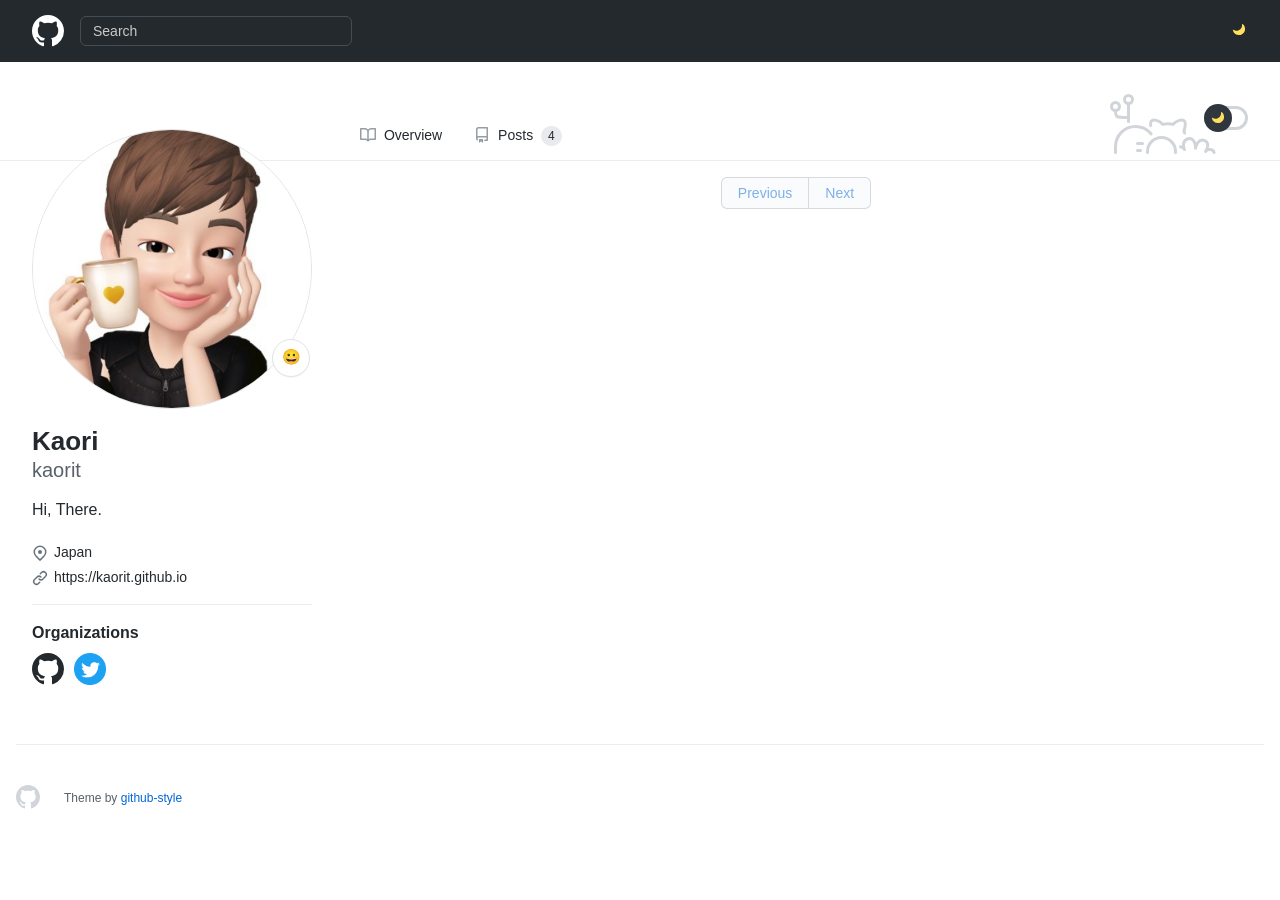
<file: categories/index.html>
<!DOCTYPE html>
<html lang="ja-jp">
<head>
    <meta charset="utf-8">
    <meta name="viewport" content="width=device-width">
    <script type="application/javascript" src='https://kaorit.github.io/js/theme-mode.js'></script>
    <link rel="stylesheet" href='https://kaorit.github.io/css/frameworks.min.css' />
    <link rel="stylesheet" href='https://kaorit.github.io/css/github.min.css' />
    <link rel="stylesheet" href='https://kaorit.github.io/css/github-style.css' />
    <link rel="stylesheet" href='https://kaorit.github.io/css/light.css' />
    <link rel="stylesheet" href='https://kaorit.github.io/css/dark.css' />
    <link rel="stylesheet" href='https://kaorit.github.io/css/syntax.css' />
    <title>Categories - My Notes</title>
    
    <link rel="icon" type="image/x-icon" href='/images/favicon.png'>
    
    <meta name="theme-color" content="#1e2327">

    
    <meta name="description"
  content="" />
<meta name="keywords"
  content='blog, google analytics' />
<meta name="robots" content="noodp" />
<link rel="canonical" href="https://kaorit.github.io/categories/" />


<meta name="twitter:card" content="summary" />
<meta name="twitter:title" content="Categories - My Notes" />
<meta name="twitter:description"
  content="" />
<meta name="twitter:site" content="https://kaorit.github.io/" />
<meta name="twitter:creator" content="" />
<meta name="twitter:image"
  content="https://kaorit.github.io/">


<meta property="og:type" content="website" />
<meta property="og:title" content="Categories - My Notes">
<meta property="og:description"
  content="" />
<meta property="og:url" content="https://kaorit.github.io/categories/" />
<meta property="og:site_name" content="Categories" />
<meta property="og:image"
  content="https://kaorit.github.io/">
<meta property="og:image:width" content="2048">
<meta property="og:image:height" content="1024">




<link href="/categories/index.xml" rel="alternate" type="application/rss+xml" title="My Notes" />









</head>

<body>
  <div style="position: relative">
  <header class="Header js-details-container Details px-3 px-md-4 px-lg-5 flex-wrap flex-md-nowrap open Details--on">
    <div class="Header-item mobile-none" style="margin-top: -4px; margin-bottom: -4px;">
      <a class="Header-link" href="https://kaorit.github.io/">
        <svg class="octicon" height="32" viewBox="0 0 16 16" version="1.1" width="32">
          <path fill-rule="evenodd"
            d="M8 0C3.58 0 0 3.58 0 8c0 3.54 2.29 6.53 5.47 7.59.4.07.55-.17.55-.38 0-.19-.01-.82-.01-1.49-2.01.37-2.53-.49-2.69-.94-.09-.23-.48-.94-.82-1.13-.28-.15-.68-.52-.01-.53.63-.01 1.08.58 1.23.82.72 1.21 1.87.87 2.33.66.07-.52.28-.87.51-1.07-1.78-.2-3.64-.89-3.64-3.95 0-.87.31-1.59.82-2.15-.08-.2-.36-1.02.08-2.12 0 0 .67-.21 2.2.82.64-.18 1.32-.27 2-.27.68 0 1.36.09 2 .27 1.53-1.04 2.2-.82 2.2-.82.44 1.1.16 1.92.08 2.12.51.56.82 1.27.82 2.15 0 3.07-1.87 3.75-3.65 3.95.29.25.54.73.54 1.48 0 1.07-.01 1.93-.01 2.2 0 .21.15.46.55.38A8.013 8.013 0 0016 8c0-4.42-3.58-8-8-8z">
          </path>
        </svg>
      </a>
    </div>
    <div class="Header-item d-md-none">
      <button class="Header-link btn-link js-details-target" type="button"
        onclick="document.querySelector('#header-search').style.display = document.querySelector('#header-search').style.display == 'none'? 'block': 'none'">
        <svg height="24" class="octicon octicon-three-bars" viewBox="0 0 16 16" version="1.1" width="24">
          <path fill-rule="evenodd"
            d="M1 2.75A.75.75 0 011.75 2h12.5a.75.75 0 110 1.5H1.75A.75.75 0 011 2.75zm0 5A.75.75 0 011.75 7h12.5a.75.75 0 110 1.5H1.75A.75.75 0 011 7.75zM1.75 12a.75.75 0 100 1.5h12.5a.75.75 0 100-1.5H1.75z">
          </path>
        </svg>
      </button>
    </div>
    <div style="display: none;" id="header-search"
      class="Header-item Header-item--full flex-column flex-md-row width-full flex-order-2 flex-md-order-none mr-0 mr-md-3 mt-3 mt-md-0 Details-content--hidden-not-important d-md-flex">
      <div
        class="Header-search header-search flex-auto js-site-search position-relative flex-self-stretch flex-md-self-auto mb-3 mb-md-0 mr-0 mr-md-3 scoped-search site-scoped-search js-jump-to">
        <div class="position-relative">
          <form target="_blank" action="https://www.google.com/search" accept-charset="UTF-8" method="get"
            autocomplete="off">
            <label
              class="Header-search-label form-control input-sm header-search-wrapper p-0 js-chromeless-input-container header-search-wrapper-jump-to position-relative d-flex flex-justify-between flex-items-center">
              <input type="text"
                class="Header-search-input form-control input-sm header-search-input jump-to-field js-jump-to-field js-site-search-focus js-site-search-field is-clearable"
                name="q" value="" placeholder="Search" autocomplete="off">
              <input type="hidden" name="q" value="site:https://kaorit.github.io/">
            </label>
          </form>
        </div>
      </div>
    </div>

    <div class="Header-item Header-item--full flex-justify-center d-md-none position-relative">
      <a class="Header-link " href="https://kaorit.github.io/">
        <svg class="octicon octicon-mark-github v-align-middle" height="32" viewBox="0 0 16 16" version="1.1"
          width="32">
          <path fill-rule="evenodd"
            d="M8 0C3.58 0 0 3.58 0 8c0 3.54 2.29 6.53 5.47 7.59.4.07.55-.17.55-.38 0-.19-.01-.82-.01-1.49-2.01.37-2.53-.49-2.69-.94-.09-.23-.48-.94-.82-1.13-.28-.15-.68-.52-.01-.53.63-.01 1.08.58 1.23.82.72 1.21 1.87.87 2.33.66.07-.52.28-.87.51-1.07-1.78-.2-3.64-.89-3.64-3.95 0-.87.31-1.59.82-2.15-.08-.2-.36-1.02.08-2.12 0 0 .67-.21 2.2.82.64-.18 1.32-.27 2-.27.68 0 1.36.09 2 .27 1.53-1.04 2.2-.82 2.2-.82.44 1.1.16 1.92.08 2.12.51.56.82 1.27.82 2.15 0 3.07-1.87 3.75-3.65 3.95.29.25.54.73.54 1.48 0 1.07-.01 1.93-.01 2.2 0 .21.15.46.55.38A8.013 8.013 0 0016 8c0-4.42-3.58-8-8-8z">
          </path>
        </svg>
      </a>
    </div>
    <div class="Header-item" style="margin-right: 0;">
      <a href="javascript:void(0)" class="Header-link no-select" onclick="switchTheme()">
        <svg style="fill: var(--color-profile-color-modes-toggle-moon);" class="no-select" viewBox="0 0 16 16"
          version="1.1" width="16" height="16">
          <path fill-rule="evenodd" clip-rule="evenodd"
            d="M4.52208 7.71754C7.5782 7.71754 10.0557 5.24006 10.0557 2.18394C10.0557 1.93498 10.0392 1.68986 10.0074 1.44961C9.95801 1.07727 10.3495 0.771159 10.6474 0.99992C12.1153 2.12716 13.0615 3.89999 13.0615 5.89383C13.0615 9.29958 10.3006 12.0605 6.89485 12.0605C3.95334 12.0605 1.49286 10.001 0.876728 7.24527C0.794841 6.87902 1.23668 6.65289 1.55321 6.85451C2.41106 7.40095 3.4296 7.71754 4.52208 7.71754Z">
          </path>
        </svg>
      </a>
    </div>
  </header>
</div>
  
<div class="application-main">
  <main>
    


<div class="mt-4 position-sticky top-0 d-none d-md-block bg-white width-full border-bottom color-border-secondary"
  style="z-index:3;">
  <div class="container-xl px-3 px-md-4 px-lg-5">
    <div class="gutter-condensed gutter-lg flex-column flex-md-row d-flex">
      <div class="flex-shrink-0 col-12 col-md-3 mb-4 mb-md-0">
      </div>
      <div class="flex-shrink-0 col-12 col-md-9 mb-4 mb-md-0">
        <div class="UnderlineNav width-full box-shadow-none hx_UnderlineNav-with-profile-color-modes-banner">
          <nav class="UnderlineNav-body">
            <a class="UnderlineNav-item " href="https://kaorit.github.io/">
              <svg class="octicon octicon-book UnderlineNav-octicon hide-sm" height="16" viewBox="0 0 16 16"
                version="1.1" width="16">
                <path fill-rule="evenodd"
                  d="M0 1.75A.75.75 0 01.75 1h4.253c1.227 0 2.317.59 3 1.501A3.744 3.744 0 0111.006 1h4.245a.75.75 0 01.75.75v10.5a.75.75 0 01-.75.75h-4.507a2.25 2.25 0 00-1.591.659l-.622.621a.75.75 0 01-1.06 0l-.622-.621A2.25 2.25 0 005.258 13H.75a.75.75 0 01-.75-.75V1.75zm8.755 3a2.25 2.25 0 012.25-2.25H14.5v9h-3.757c-.71 0-1.4.201-1.992.572l.004-7.322zm-1.504 7.324l.004-5.073-.002-2.253A2.25 2.25 0 005.003 2.5H1.5v9h3.757a3.75 3.75 0 011.994.574z">
                </path>
              </svg>
              Overview
            </a>
            <a class="UnderlineNav-item " href="https://kaorit.github.io//post/">
              <svg class="octicon octicon-repo UnderlineNav-octicon hide-sm" height="16" viewBox="0 0 16 16"
                version="1.1" width="16">
                <path fill-rule="evenodd"
                  d="M2 2.5A2.5 2.5 0 014.5 0h8.75a.75.75 0 01.75.75v12.5a.75.75 0 01-.75.75h-2.5a.75.75 0 110-1.5h1.75v-2h-8a1 1 0 00-.714 1.7.75.75 0 01-1.072 1.05A2.495 2.495 0 012 11.5v-9zm10.5-1V9h-8c-.356 0-.694.074-1 .208V2.5a1 1 0 011-1h8zM5 12.25v3.25a.25.25 0 00.4.2l1.45-1.087a.25.25 0 01.3 0L8.6 15.7a.25.25 0 00.4-.2v-3.25a.25.25 0 00-.25-.25h-3.5a.25.25 0 00-.25.25z">
                </path>
              </svg>
              Posts
              <span class="Counter">4</span>
            </a>
          </nav>
          <div class="profile-color-modes js-promo-color-modes-banner-profile isInitialToggle">
            <svg width="106" height="60" viewBox="0 0 106 60" fill="none" stroke-width="3" stroke-linecap="round"
              stroke-linejoin="round" xmlns="http://www.w3.org/2000/svg">
              <g class="profile-color-modes-illu-group profile-color-modes-illu-red">
                <path d="M37.5 58.5V57.5C37.5 49.768 43.768 43.5 51.5 43.5V43.5C59.232 43.5 65.5 49.768 65.5 57.5V58.5">
                </path>
              </g>
              <g class="profile-color-modes-illu-group profile-color-modes-illu-orange">
                <path
                  d="M104.07 58.5C103.401 55.092 97.7635 54.3869 95.5375 57.489C97.4039 54.6411 99.7685 48.8845 94.6889 46.6592C89.4817 44.378 86.1428 50.1604 85.3786 54.1158C85.9519 50.4768 83.7226 43.294 78.219 44.6737C72.7154 46.0534 72.7793 51.3754 74.4992 55.489C74.169 54.7601 72.4917 53.3567 70.5 52.8196">
                </path>
              </g>
              <g class="profile-color-modes-illu-group profile-color-modes-illu-purple">
                <path
                  d="M5.51109 58.5V52.5C5.51109 41.4543 14.4654 32.5 25.5111 32.5C31.4845 32.5 36.8464 35.1188 40.5111 39.2709C40.7212 39.5089 40.9258 39.7521 41.1245 40">
                </path>
                <path d="M27.511 49.5C29.6777 49.5 28.911 49.5 32.511 49.5"></path>
                <path d="M27.511 56.5C29.6776 56.5 26.911 56.5 30.511 56.5"></path>
              </g>
              <g class="profile-color-modes-illu-group profile-color-modes-illu-green">
                <circle cx="5.5" cy="12.5" r="4"></circle>
                <circle cx="18.5" cy="5.5" r="4"></circle>
                <path d="M18.5 9.5L18.5 27.5"></path>
                <path d="M18.5 23.5C6 23.5 5.5 23.6064 5.5 16.5"></path>
              </g>
              <g class="profile-color-modes-illu-group profile-color-modes-illu-blue">
                <g class="profile-color-modes-illu-frame">
                  <path
                    d="M40.6983 31.5C40.5387 29.6246 40.6456 28.0199 41.1762 27.2317C42.9939 24.5312 49.7417 26.6027 52.5428 30.2409C54.2551 29.8552 56.0796 29.6619 57.9731 29.6619C59.8169 29.6619 61.5953 29.8452 63.2682 30.211C66.0833 26.5913 72.799 24.5386 74.6117 27.2317C75.6839 28.8246 75.0259 33.7525 73.9345 37.5094C74.2013 37.9848 74.4422 38.4817 74.6555 39">
                  </path>
                </g>
                <g class="profile-color-modes-illu-frame">
                  <path
                    d="M41.508 31.5C41.6336 31.2259 41.7672 30.9582 41.9085 30.6968C40.7845 26.9182 40.086 21.8512 41.1762 20.2317C42.9939 17.5312 49.7417 19.6027 52.5428 23.2409C54.2551 22.8552 56.0796 22.6619 57.9731 22.6619C59.8169 22.6619 61.5953 22.8452 63.2682 23.211C66.0833 19.5913 72.799 17.5386 74.6117 20.2317C75.6839 21.8246 75.0259 26.7525 73.9345 30.5094C75.1352 32.6488 75.811 35.2229 75.811 38.2283C75.811 38.49 75.8058 38.7472 75.7957 39">
                  </path>
                  <path d="M49.4996 33V35.6757"></path>
                  <path d="M67.3375 33V35.6757"></path>
                </g>
                <g class="profile-color-modes-illu-frame">
                  <path
                    d="M41.508 31.5C41.6336 31.2259 41.7672 30.9582 41.9085 30.6968C40.7845 26.9182 40.086 21.8512 41.1762 20.2317C42.9939 17.5312 49.7417 19.6027 52.5428 23.2409C54.2551 22.8552 56.0796 22.6619 57.9731 22.6619C59.8169 22.6619 61.5953 22.8452 63.2682 23.211C66.0833 19.5913 72.799 17.5386 74.6117 20.2317C75.6839 21.8246 75.0259 26.7525 73.9345 30.5094C75.1352 32.6488 75.811 35.2229 75.811 38.2283C75.811 38.49 75.8058 38.7472 75.7957 39">
                  </path>
                </g>
                <g class="profile-color-modes-illu-frame">
                  <path
                    d="M41.508 31.5C41.6336 31.2259 41.7672 30.9582 41.9085 30.6968C40.7845 26.9182 40.086 21.8512 41.1762 20.2317C42.9939 17.5312 49.7417 19.6027 52.5428 23.2409C54.2551 22.8552 56.0796 22.6619 57.9731 22.6619C59.8169 22.6619 61.5953 22.8452 63.2682 23.211C66.0833 19.5913 72.799 17.5386 74.6117 20.2317C75.6839 21.8246 75.0259 26.7525 73.9345 30.5094C75.1352 32.6488 75.811 35.2229 75.811 38.2283C75.811 38.49 75.8058 38.7472 75.7957 39">
                  </path>
                  <path d="M49.4996 33V35.6757"></path>
                  <path d="M67.3375 33V35.6757"></path>
                </g>
                <g class="profile-color-modes-illu-frame">
                  <path
                    d="M41.508 31.5C41.6336 31.2259 41.7672 30.9582 41.9085 30.6968C40.7845 26.9182 40.086 21.8512 41.1762 20.2317C42.9939 17.5312 49.7417 19.6027 52.5428 23.2409C54.2551 22.8552 56.0796 22.6619 57.9731 22.6619C59.8169 22.6619 61.5953 22.8452 63.2682 23.211C66.0833 19.5913 72.799 17.5386 74.6117 20.2317C75.6839 21.8246 75.0259 26.7525 73.9345 30.5094C75.1352 32.6488 75.811 35.2229 75.811 38.2283C75.811 38.49 75.8058 38.7472 75.7957 39">
                  </path>
                </g>
                <g class="profile-color-modes-illu-frame">
                  <path
                    d="M41.508 31.5C41.6336 31.2259 41.7672 30.9582 41.9085 30.6968C40.7845 26.9182 40.086 21.8512 41.1762 20.2317C42.9939 17.5312 49.7417 19.6027 52.5428 23.2409C54.2551 22.8552 56.0796 22.6619 57.9731 22.6619C59.8169 22.6619 61.5953 22.8452 63.2682 23.211C66.0833 19.5913 72.799 17.5386 74.6117 20.2317C75.6839 21.8246 75.0259 26.7525 73.9345 30.5094C75.1352 32.6488 75.811 35.2229 75.811 38.2283C75.811 38.49 75.8058 38.7472 75.7957 39">
                  </path>
                  <path d="M49.4996 33V35.6757"></path>
                  <path d="M67.3375 33V35.6757"></path>
                </g>
                <g class="profile-color-modes-illu-frame">
                  <path
                    d="M73.4999 40.2236C74.9709 38.2049 75.8108 35.5791 75.8108 32.2283C75.8108 29.2229 75.1351 26.6488 73.9344 24.5094C75.0258 20.7525 75.6838 15.8246 74.6116 14.2317C72.7989 11.5386 66.0832 13.5913 63.2681 17.211C61.5952 16.8452 59.8167 16.6619 57.973 16.6619C56.0795 16.6619 54.2549 16.8552 52.5427 17.2409C49.7416 13.6027 42.9938 11.5312 41.176 14.2317C40.0859 15.8512 40.7843 20.9182 41.9084 24.6968C41.003 26.3716 40.4146 28.3065 40.2129 30.5">
                  </path>
                  <path d="M82.9458 30.5471L76.8413 31.657"></path>
                  <path d="M76.2867 34.4319L81.8362 37.7616"></path>
                  <path d="M49.4995 27.8242V30.4999"></path>
                  <path d="M67.3374 27.8242V30.4998"></path>
                </g>
                <g class="profile-color-modes-illu-frame">
                  <path
                    d="M45.3697 34.2658C41.8877 32.1376 39.7113 28.6222 39.7113 23.2283C39.7113 20.3101 40.3483 17.7986 41.4845 15.6968C40.3605 11.9182 39.662 6.85125 40.7522 5.23168C42.5699 2.53117 49.3177 4.6027 52.1188 8.24095C53.831 7.85521 55.6556 7.66186 57.5491 7.66186C59.3929 7.66186 61.1713 7.84519 62.8442 8.21095C65.6593 4.59134 72.375 2.5386 74.1877 5.23168C75.2599 6.82461 74.6019 11.7525 73.5105 15.5094C74.7112 17.6488 75.3869 20.2229 75.3869 23.2283C75.3869 28.6222 73.2105 32.1376 69.7285 34.2658C70.8603 35.5363 72.6057 38.3556 73.3076 40">
                  </path>
                  <path d="M49.0747 19.8242V22.4999"></path>
                  <path
                    d="M54.0991 28C54.6651 29.0893 55.7863 30.0812 57.9929 30.0812C59.0642 30.0812 59.8797 29.8461 60.5 29.4788">
                  </path>
                  <path d="M66.9126 19.8242V22.4999"></path>
                  <path d="M33.2533 20.0237L39.0723 22.1767"></path>
                  <path d="M39.1369 25.0058L33.0935 27.3212"></path>
                  <path d="M81.8442 19.022L76.0252 21.1751"></path>
                  <path d="M75.961 24.0041L82.0045 26.3196"></path>
                </g>
                <g class="profile-color-modes-illu-frame">
                  <path
                    d="M73.4999 40.2236C74.9709 38.2049 75.8108 35.5791 75.8108 32.2283C75.8108 29.2229 75.1351 26.6488 73.9344 24.5094C75.0258 20.7525 75.6838 15.8246 74.6116 14.2317C72.7989 11.5386 66.0832 13.5913 63.2681 17.211C61.5952 16.8452 59.8167 16.6619 57.973 16.6619C56.0795 16.6619 54.2549 16.8552 52.5427 17.2409C49.7416 13.6027 42.9938 11.5312 41.176 14.2317C40.0859 15.8512 40.7843 20.9182 41.9084 24.6968C41.003 26.3716 40.4146 28.3065 40.2129 30.5">
                  </path>
                  <path d="M82.9458 30.5471L76.8413 31.657"></path>
                  <path d="M76.2867 34.4319L81.8362 37.7616"></path>
                  <path d="M49.4995 27.8242V30.4999"></path>
                  <path d="M67.3374 27.8242V30.4998"></path>
                </g>
                <g class="profile-color-modes-illu-frame">
                  <path
                    d="M40.6983 31.5C40.5387 29.6246 40.6456 28.0199 41.1762 27.2317C42.9939 24.5312 49.7417 26.6027 52.5428 30.2409C54.2551 29.8552 56.0796 29.6619 57.9731 29.6619C59.8169 29.6619 61.5953 29.8452 63.2682 30.211C66.0833 26.5913 72.799 24.5386 74.6117 27.2317C75.6839 28.8246 75.0259 33.7525 73.9345 37.5094C74.2013 37.9848 74.4422 38.4817 74.6555 39">
                  </path>
                </g>
              </g>
            </svg>
            <span class="profile-color-modes-toggle js-promo-color-modes-toggle no-select" tabindex="0"
              onclick="switchTheme()">
              <div class="profile-color-modes-toggle-track no-select"></div>
              <div class="profile-color-modes-toggle-thumb js-promo-color-modes-thumb">
                <svg style="fill: var(--color-profile-color-modes-toggle-moon); margin: 7px 0 0 7px;" width="14"
                  height="13" viewBox="0 0 14 13" xmlns="http://www.w3.org/2000/svg">
                  <path fill-rule="evenodd" clip-rule="evenodd"
                    d="M4.52208 7.71754C7.5782 7.71754 10.0557 5.24006 10.0557 2.18394C10.0557 1.93498 10.0392 1.68986 10.0074 1.44961C9.95801 1.07727 10.3495 0.771159 10.6474 0.99992C12.1153 2.12716 13.0615 3.89999 13.0615 5.89383C13.0615 9.29958 10.3006 12.0605 6.89485 12.0605C3.95334 12.0605 1.49286 10.001 0.876728 7.24527C0.794841 6.87902 1.23668 6.65289 1.55321 6.85451C2.41106 7.40095 3.4296 7.71754 4.52208 7.71754Z">
                  </path>
                </svg>
              </div>
            </span>
          </div>
        </div>
      </div>
    </div>
  </div>
</div>

<div class="container-xl px-3 px-md-4 px-lg-5">
  <div class="gutter-condensed gutter-lg flex-column flex-md-row d-flex">
    <div class="flex-shrink-0 col-12 col-md-3 mb-4 mb-md-0">
      <div class="h-card mt-md-n5" style="margin-top:24px">
        <div class="user-profile-sticky-bar js-user-profile-sticky-bar d-none d-md-block" id="headerStuck">
          <div class="user-profile-mini-vcard d-table">
            <span class="user-profile-mini-avatar d-table-cell v-align-middle lh-condensed-ultra pr-2">
              
              <img class="rounded-1 avatar-user" height="32" width="32" src="https://kaorit.github.io/images/avatar.png">
              
            </span>
            <span class="d-table-cell v-align-middle lh-condensed">
              <strong>Kaori</strong>
            </span>
          </div>
        </div>
        <div class="clearfix d-flex d-md-block flex-items-center mb-4 mb-md-0">
          <div class="position-relative d-inline-block col-2 col-md-12 mr-3 mr-md-0 flex-shrink-0" style="z-index:4;">
            
            <a href="https://kaorit.github.io/images/avatar.png">
              <img style="height:auto;" alt="Avatar" width="260" height="260" id="headerImg"
                class="avatar avatar-user width-full border bg-white" src="https://kaorit.github.io/images/avatar.png">
            </a>
            
            
            <div class="user-status-container position-relative hide-sm hide-md">
              <div class="f5 user-status-circle-badge-container">
                <div class="user-status-circle-badge d-inline-block lh-condensed-ultra p-2">
                  <div class="d-flex flex-items-center flex-items-stretch">
                    <div class="f6 lh-condensed user-status-header d-inline-flex user-status-emoji-only-header circle">
                      <div class="user-status-emoji-container flex-shrink-0 mr-2 d-flex flex-items-center flex-justify-center ">
                        <div><g-emoji class="g-emoji">😀</g-emoji></div>
                      </div>
                    </div>
                  </div>
                </div>
              </div>
            </div>
            
          </div>

          <div
            class="vcard-names-container float-left col-10 col-md-12 pt-1 pt-md-3 pb-1 pb-md-3 js-sticky js-user-profile-sticky-fields"
            data-original-top="0px" style="position: sticky;">
            <h1 class="vcard-names pl-2 pl-md-0">
              <span class="p-name vcard-fullname d-block overflow-hidden">Kaori</span>
              
              <span class="p-nickname vcard-username d-block">kaorit</span>
              
            </h1>
          </div>
        </div>

        <div class="p-note user-profile-bio mb-3 js-user-profile-bio f4">
          <div>Hi, There.</div>
        </div>

        <div class="d-flex flex-column">
          <div class="js-profile-editable-area d-flex flex-column d-md-block">
            <ul class="vcard-details">
              
              <li class="vcard-detail pt-1 css-truncate css-truncate-target hide-sm hide-md">
                <svg class="octicon octicon-location" viewBox="0 0 16 16" version="1.1" width="16" height="16">
                  <path fill-rule="evenodd"
                    d="M11.536 3.464a5 5 0 010 7.072L8 14.07l-3.536-3.535a5 5 0 117.072-7.072v.001zm1.06 8.132a6.5 6.5 0 10-9.192 0l3.535 3.536a1.5 1.5 0 002.122 0l3.535-3.536zM8 9a2 2 0 100-4 2 2 0 000 4z">
                  </path>
                </svg>
                <span class="p-label">Japan</span>
              </li>
              

              

              <li class="vcard-detail pt-1 css-truncate css-truncate-target ">
                <svg class="octicon octicon-link" viewBox="0 0 16 16" version="1.1" width="16" height="16">
                  <path fill-rule="evenodd"
                    d="M7.775 3.275a.75.75 0 001.06 1.06l1.25-1.25a2 2 0 112.83 2.83l-2.5 2.5a2 2 0 01-2.83 0 .75.75 0 00-1.06 1.06 3.5 3.5 0 004.95 0l2.5-2.5a3.5 3.5 0 00-4.95-4.95l-1.25 1.25zm-4.69 9.64a2 2 0 010-2.83l2.5-2.5a2 2 0 012.83 0 .75.75 0 001.06-1.06 3.5 3.5 0 00-4.95 0l-2.5 2.5a3.5 3.5 0 004.95 4.95l1.25-1.25a.75.75 0 00-1.06-1.06l-1.25 1.25a2 2 0 01-2.83 0z">
                  </path>
                </svg>
                
                <a rel="nofollow me" class="link-gray-dark" href="https://kaorit.github.io">https://kaorit.github.io</a>
                
              </li>
            </ul>
          </div>
        </div>

        <div class="border-top color-border-secondary pt-3 mt-3 clearfix hide-sm hide-md">
          <h2 class="mb-2 h4">Organizations</h2>
          <div style="display:flex;justify-content:flex-start;flex-wrap:wrap;margin-bottom:3px;">
          
          <a style="margin: 0 10px 10px 0;" href="https://github.com/kaorit">
            <svg id="github-icon" viewBox="0 0 16 16" version="1.1" width="32" height="32" fill="#24292e">
              <path fill-rule="evenodd" d="M8 0C3.58 0 0 3.58 0 8c0 3.54 2.29 6.53 5.47 7.59.4.07.55-.17.55-.38 0-.19-.01-.82-.01-1.49-2.01.37-2.53-.49-2.69-.94-.09-.23-.48-.94-.82-1.13-.28-.15-.68-.52-.01-.53.63-.01 1.08.58 1.23.82.72 1.21 1.87.87 2.33.66.07-.52.28-.87.51-1.07-1.78-.2-3.64-.89-3.64-3.95 0-.87.31-1.59.82-2.15-.08-.2-.36-1.02.08-2.12 0 0 .67-.21 2.2.82.64-.18 1.32-.27 2-.27.68 0 1.36.09 2 .27 1.53-1.04 2.2-.82 2.2-.82.44 1.1.16 1.92.08 2.12.51.56.82 1.27.82 2.15 0 3.07-1.87 3.75-3.65 3.95.29.25.54.73.54 1.48 0 1.07-.01 1.93-.01 2.2 0 .21.15.46.55.38A8.013 8.013 0 0016 8c0-4.42-3.58-8-8-8z">
              </path>
            </svg>
          </a>
          

          
          <a style="margin: 0 10px 10px 0;" href="https://twitter.com/kaorit">
            <img alt="@twitter" width="32" height="32" src="https://kaorit.github.io/images/twitter.png" class="avatar">
          </a>
          

          

          

          

          

          

          

          
         </div>
        </div>
      </div>
    </div>

    <div class="flex-shrink-0 col-12 col-md-9 mb-4 mb-md-0">
      

<div class="UnderlineNav user-profile-nav d-block d-md-none position-sticky top-0 pl-3 ml-n3 mr-n3 pr-3 bg-white"
  style="z-index:3;">
  <nav class="UnderlineNav-body">
    <a class="UnderlineNav-item " href="https://kaorit.github.io/">
      <svg class="octicon octicon-book UnderlineNav-octicon hide-sm" height="16" viewBox="0 0 16 16" version="1.1"
        width="16">
        <path fill-rule="evenodd"
          d="M0 1.75A.75.75 0 01.75 1h4.253c1.227 0 2.317.59 3 1.501A3.744 3.744 0 0111.006 1h4.245a.75.75 0 01.75.75v10.5a.75.75 0 01-.75.75h-4.507a2.25 2.25 0 00-1.591.659l-.622.621a.75.75 0 01-1.06 0l-.622-.621A2.25 2.25 0 005.258 13H.75a.75.75 0 01-.75-.75V1.75zm8.755 3a2.25 2.25 0 012.25-2.25H14.5v9h-3.757c-.71 0-1.4.201-1.992.572l.004-7.322zm-1.504 7.324l.004-5.073-.002-2.253A2.25 2.25 0 005.003 2.5H1.5v9h3.757a3.75 3.75 0 011.994.574z">
        </path>
      </svg>
      Overview
    </a>
    <a class='UnderlineNav-item  '
      href="https://kaorit.github.io//post/">
      <svg class="octicon octicon-repo UnderlineNav-octicon hide-sm" height="16" viewBox="0 0 16 16" version="1.1"
        width="16">
        <path fill-rule="evenodd"
          d="M2 2.5A2.5 2.5 0 014.5 0h8.75a.75.75 0 01.75.75v12.5a.75.75 0 01-.75.75h-2.5a.75.75 0 110-1.5h1.75v-2h-8a1 1 0 00-.714 1.7.75.75 0 01-1.072 1.05A2.495 2.495 0 012 11.5v-9zm10.5-1V9h-8c-.356 0-.694.074-1 .208V2.5a1 1 0 011-1h8zM5 12.25v3.25a.25.25 0 00.4.2l1.45-1.087a.25.25 0 01.3 0L8.6 15.7a.25.25 0 00.4-.2v-3.25a.25.25 0 00-.25-.25h-3.5a.25.25 0 00-.25.25z">
        </path>
      </svg>
      Posts
      <span class="Counter ">4</span>
    </a>
  </nav>
</div>

      
      
<div>
  <div class="position-relative">
    <div>
      
        
      
      <ul>
        
      </ul>
      <div class="paginate-container">
        <div class="BtnGroup">
          
          <button class="btn btn-outline BtnGroup-item" disabled="disabled">Previous</button>
          
          
          <button class="btn btn-outline BtnGroup-item" disabled="disabled">Next</button>
          
        </div>
      </div>
    </div>
  </div>
</div>

      
    </div>
  </div>
</div>
<script>
window.onscroll = function (e) {
  const headerImg = document.querySelector('#headerImg');
  if (headerImg.getBoundingClientRect().bottom <= 0) {
    document.querySelector('#headerStuck').classList.add('is-stuck');
  } else {
    document.querySelector('#headerStuck').classList.remove('is-stuck');
  }
};
var style = localStorage.getItem('data-color-mode');
iconElement = document.getElementById('github-icon');
if (style == 'light') {
  iconElement.setAttribute('fill', '#24292e');
}
else {
  iconElement.removeAttribute('fill');
  iconElement.setAttribute('class', 'octicon');
  iconElement.setAttribute('color', '#f0f6fc');
}
</script>


    

</div>

  <div class="footer container-xl width-full p-responsive">
  <div
    class="position-relative d-flex flex-row-reverse flex-lg-row flex-wrap flex-lg-nowrap flex-justify-center flex-lg-justify-between flex-sm-items-center pt-6 pb-2 mt-6 f6 text-gray border-top border-gray-light ">
    <a aria-label="Homepage" title="GitHub" class="footer-octicon d-none d-lg-block mr-lg-4" href="https://kaorit.github.io/">
      <svg height="24" class="octicon octicon-mark-github" viewBox="0 0 16 16" version="1.1" width="24">
        <path fill-rule="evenodd"
          d="M8 0C3.58 0 0 3.58 0 8c0 3.54 2.29 6.53 5.47 7.59.4.07.55-.17.55-.38 0-.19-.01-.82-.01-1.49-2.01.37-2.53-.49-2.69-.94-.09-.23-.48-.94-.82-1.13-.28-.15-.68-.52-.01-.53.63-.01 1.08.58 1.23.82.72 1.21 1.87.87 2.33.66.07-.52.28-.87.51-1.07-1.78-.2-3.64-.89-3.64-3.95 0-.87.31-1.59.82-2.15-.08-.2-.36-1.02.08-2.12 0 0 .67-.21 2.2.82.64-.18 1.32-.27 2-.27.68 0 1.36.09 2 .27 1.53-1.04 2.2-.82 2.2-.82.44 1.1.16 1.92.08 2.12.51.56.82 1.27.82 2.15 0 3.07-1.87 3.75-3.65 3.95.29.25.54.73.54 1.48 0 1.07-.01 1.93-.01 2.2 0 .21.15.46.55.38A8.013 8.013 0 0016 8c0-4.42-3.58-8-8-8z">
        </path>
      </svg>
    </a>
    <ul class="list-style-none d-flex flex-wrap col-12 flex-justify-center flex-lg-justify-between mb-2 mb-lg-0">
      
      <li class="mr-3 mr-lg-0">Theme by <a href='https://github.com/MeiK2333/github-style'>github-style</a></li>
      
    </ul>
  </div>
  <div class="d-flex flex-justify-center pb-6">
    <span class="f6 text-gray-light"></span>
  </div>


</div>
</body>

<script type="application/javascript" src="https://kaorit.github.io/js/github-style.js"></script>




</html>
</file>
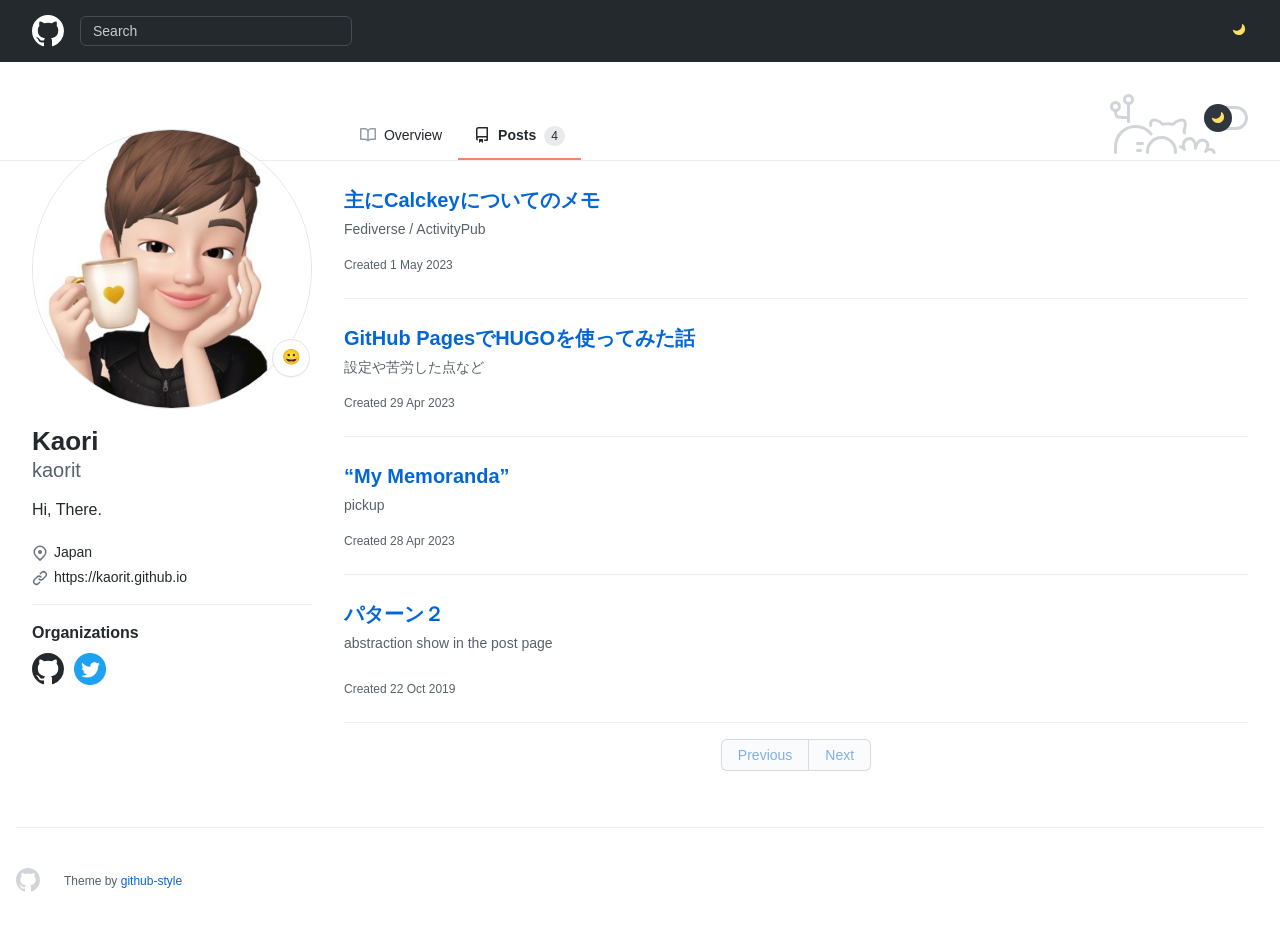
<file: post/index.html>
<!DOCTYPE html>
<html lang="ja-jp">
<head>
    <meta charset="utf-8">
    <meta name="viewport" content="width=device-width">
    <script type="application/javascript" src='https://kaorit.github.io/js/theme-mode.js'></script>
    <link rel="stylesheet" href='https://kaorit.github.io/css/frameworks.min.css' />
    <link rel="stylesheet" href='https://kaorit.github.io/css/github.min.css' />
    <link rel="stylesheet" href='https://kaorit.github.io/css/github-style.css' />
    <link rel="stylesheet" href='https://kaorit.github.io/css/light.css' />
    <link rel="stylesheet" href='https://kaorit.github.io/css/dark.css' />
    <link rel="stylesheet" href='https://kaorit.github.io/css/syntax.css' />
    <title>Posts - My Notes</title>
    
    <link rel="icon" type="image/x-icon" href='/images/favicon.png'>
    
    <meta name="theme-color" content="#1e2327">

    
    <meta name="description"
  content="" />
<meta name="keywords"
  content='blog, google analytics' />
<meta name="robots" content="noodp" />
<link rel="canonical" href="https://kaorit.github.io/post/" />


<meta name="twitter:card" content="summary" />
<meta name="twitter:title" content="Posts - My Notes" />
<meta name="twitter:description"
  content="" />
<meta name="twitter:site" content="https://kaorit.github.io/" />
<meta name="twitter:creator" content="" />
<meta name="twitter:image"
  content="https://kaorit.github.io/">


<meta property="og:type" content="website" />
<meta property="og:title" content="Posts - My Notes">
<meta property="og:description"
  content="" />
<meta property="og:url" content="https://kaorit.github.io/post/" />
<meta property="og:site_name" content="Posts" />
<meta property="og:image"
  content="https://kaorit.github.io/">
<meta property="og:image:width" content="2048">
<meta property="og:image:height" content="1024">




<link href="/post/index.xml" rel="alternate" type="application/rss+xml" title="My Notes" />









</head>

<body>
  <div style="position: relative">
  <header class="Header js-details-container Details px-3 px-md-4 px-lg-5 flex-wrap flex-md-nowrap open Details--on">
    <div class="Header-item mobile-none" style="margin-top: -4px; margin-bottom: -4px;">
      <a class="Header-link" href="https://kaorit.github.io/">
        <svg class="octicon" height="32" viewBox="0 0 16 16" version="1.1" width="32">
          <path fill-rule="evenodd"
            d="M8 0C3.58 0 0 3.58 0 8c0 3.54 2.29 6.53 5.47 7.59.4.07.55-.17.55-.38 0-.19-.01-.82-.01-1.49-2.01.37-2.53-.49-2.69-.94-.09-.23-.48-.94-.82-1.13-.28-.15-.68-.52-.01-.53.63-.01 1.08.58 1.23.82.72 1.21 1.87.87 2.33.66.07-.52.28-.87.51-1.07-1.78-.2-3.64-.89-3.64-3.95 0-.87.31-1.59.82-2.15-.08-.2-.36-1.02.08-2.12 0 0 .67-.21 2.2.82.64-.18 1.32-.27 2-.27.68 0 1.36.09 2 .27 1.53-1.04 2.2-.82 2.2-.82.44 1.1.16 1.92.08 2.12.51.56.82 1.27.82 2.15 0 3.07-1.87 3.75-3.65 3.95.29.25.54.73.54 1.48 0 1.07-.01 1.93-.01 2.2 0 .21.15.46.55.38A8.013 8.013 0 0016 8c0-4.42-3.58-8-8-8z">
          </path>
        </svg>
      </a>
    </div>
    <div class="Header-item d-md-none">
      <button class="Header-link btn-link js-details-target" type="button"
        onclick="document.querySelector('#header-search').style.display = document.querySelector('#header-search').style.display == 'none'? 'block': 'none'">
        <svg height="24" class="octicon octicon-three-bars" viewBox="0 0 16 16" version="1.1" width="24">
          <path fill-rule="evenodd"
            d="M1 2.75A.75.75 0 011.75 2h12.5a.75.75 0 110 1.5H1.75A.75.75 0 011 2.75zm0 5A.75.75 0 011.75 7h12.5a.75.75 0 110 1.5H1.75A.75.75 0 011 7.75zM1.75 12a.75.75 0 100 1.5h12.5a.75.75 0 100-1.5H1.75z">
          </path>
        </svg>
      </button>
    </div>
    <div style="display: none;" id="header-search"
      class="Header-item Header-item--full flex-column flex-md-row width-full flex-order-2 flex-md-order-none mr-0 mr-md-3 mt-3 mt-md-0 Details-content--hidden-not-important d-md-flex">
      <div
        class="Header-search header-search flex-auto js-site-search position-relative flex-self-stretch flex-md-self-auto mb-3 mb-md-0 mr-0 mr-md-3 scoped-search site-scoped-search js-jump-to">
        <div class="position-relative">
          <form target="_blank" action="https://www.google.com/search" accept-charset="UTF-8" method="get"
            autocomplete="off">
            <label
              class="Header-search-label form-control input-sm header-search-wrapper p-0 js-chromeless-input-container header-search-wrapper-jump-to position-relative d-flex flex-justify-between flex-items-center">
              <input type="text"
                class="Header-search-input form-control input-sm header-search-input jump-to-field js-jump-to-field js-site-search-focus js-site-search-field is-clearable"
                name="q" value="" placeholder="Search" autocomplete="off">
              <input type="hidden" name="q" value="site:https://kaorit.github.io/">
            </label>
          </form>
        </div>
      </div>
    </div>

    <div class="Header-item Header-item--full flex-justify-center d-md-none position-relative">
      <a class="Header-link " href="https://kaorit.github.io/">
        <svg class="octicon octicon-mark-github v-align-middle" height="32" viewBox="0 0 16 16" version="1.1"
          width="32">
          <path fill-rule="evenodd"
            d="M8 0C3.58 0 0 3.58 0 8c0 3.54 2.29 6.53 5.47 7.59.4.07.55-.17.55-.38 0-.19-.01-.82-.01-1.49-2.01.37-2.53-.49-2.69-.94-.09-.23-.48-.94-.82-1.13-.28-.15-.68-.52-.01-.53.63-.01 1.08.58 1.23.82.72 1.21 1.87.87 2.33.66.07-.52.28-.87.51-1.07-1.78-.2-3.64-.89-3.64-3.95 0-.87.31-1.59.82-2.15-.08-.2-.36-1.02.08-2.12 0 0 .67-.21 2.2.82.64-.18 1.32-.27 2-.27.68 0 1.36.09 2 .27 1.53-1.04 2.2-.82 2.2-.82.44 1.1.16 1.92.08 2.12.51.56.82 1.27.82 2.15 0 3.07-1.87 3.75-3.65 3.95.29.25.54.73.54 1.48 0 1.07-.01 1.93-.01 2.2 0 .21.15.46.55.38A8.013 8.013 0 0016 8c0-4.42-3.58-8-8-8z">
          </path>
        </svg>
      </a>
    </div>
    <div class="Header-item" style="margin-right: 0;">
      <a href="javascript:void(0)" class="Header-link no-select" onclick="switchTheme()">
        <svg style="fill: var(--color-profile-color-modes-toggle-moon);" class="no-select" viewBox="0 0 16 16"
          version="1.1" width="16" height="16">
          <path fill-rule="evenodd" clip-rule="evenodd"
            d="M4.52208 7.71754C7.5782 7.71754 10.0557 5.24006 10.0557 2.18394C10.0557 1.93498 10.0392 1.68986 10.0074 1.44961C9.95801 1.07727 10.3495 0.771159 10.6474 0.99992C12.1153 2.12716 13.0615 3.89999 13.0615 5.89383C13.0615 9.29958 10.3006 12.0605 6.89485 12.0605C3.95334 12.0605 1.49286 10.001 0.876728 7.24527C0.794841 6.87902 1.23668 6.65289 1.55321 6.85451C2.41106 7.40095 3.4296 7.71754 4.52208 7.71754Z">
          </path>
        </svg>
      </a>
    </div>
  </header>
</div>
  
<div class="application-main">
  <main>
    


<div class="mt-4 position-sticky top-0 d-none d-md-block bg-white width-full border-bottom color-border-secondary"
  style="z-index:3;">
  <div class="container-xl px-3 px-md-4 px-lg-5">
    <div class="gutter-condensed gutter-lg flex-column flex-md-row d-flex">
      <div class="flex-shrink-0 col-12 col-md-3 mb-4 mb-md-0">
      </div>
      <div class="flex-shrink-0 col-12 col-md-9 mb-4 mb-md-0">
        <div class="UnderlineNav width-full box-shadow-none hx_UnderlineNav-with-profile-color-modes-banner">
          <nav class="UnderlineNav-body">
            <a class="UnderlineNav-item " href="https://kaorit.github.io/">
              <svg class="octicon octicon-book UnderlineNav-octicon hide-sm" height="16" viewBox="0 0 16 16"
                version="1.1" width="16">
                <path fill-rule="evenodd"
                  d="M0 1.75A.75.75 0 01.75 1h4.253c1.227 0 2.317.59 3 1.501A3.744 3.744 0 0111.006 1h4.245a.75.75 0 01.75.75v10.5a.75.75 0 01-.75.75h-4.507a2.25 2.25 0 00-1.591.659l-.622.621a.75.75 0 01-1.06 0l-.622-.621A2.25 2.25 0 005.258 13H.75a.75.75 0 01-.75-.75V1.75zm8.755 3a2.25 2.25 0 012.25-2.25H14.5v9h-3.757c-.71 0-1.4.201-1.992.572l.004-7.322zm-1.504 7.324l.004-5.073-.002-2.253A2.25 2.25 0 005.003 2.5H1.5v9h3.757a3.75 3.75 0 011.994.574z">
                </path>
              </svg>
              Overview
            </a>
            <a class="UnderlineNav-item  selected " href="https://kaorit.github.io//post/">
              <svg class="octicon octicon-repo UnderlineNav-octicon hide-sm" height="16" viewBox="0 0 16 16"
                version="1.1" width="16">
                <path fill-rule="evenodd"
                  d="M2 2.5A2.5 2.5 0 014.5 0h8.75a.75.75 0 01.75.75v12.5a.75.75 0 01-.75.75h-2.5a.75.75 0 110-1.5h1.75v-2h-8a1 1 0 00-.714 1.7.75.75 0 01-1.072 1.05A2.495 2.495 0 012 11.5v-9zm10.5-1V9h-8c-.356 0-.694.074-1 .208V2.5a1 1 0 011-1h8zM5 12.25v3.25a.25.25 0 00.4.2l1.45-1.087a.25.25 0 01.3 0L8.6 15.7a.25.25 0 00.4-.2v-3.25a.25.25 0 00-.25-.25h-3.5a.25.25 0 00-.25.25z">
                </path>
              </svg>
              Posts
              <span class="Counter">4</span>
            </a>
          </nav>
          <div class="profile-color-modes js-promo-color-modes-banner-profile isInitialToggle">
            <svg width="106" height="60" viewBox="0 0 106 60" fill="none" stroke-width="3" stroke-linecap="round"
              stroke-linejoin="round" xmlns="http://www.w3.org/2000/svg">
              <g class="profile-color-modes-illu-group profile-color-modes-illu-red">
                <path d="M37.5 58.5V57.5C37.5 49.768 43.768 43.5 51.5 43.5V43.5C59.232 43.5 65.5 49.768 65.5 57.5V58.5">
                </path>
              </g>
              <g class="profile-color-modes-illu-group profile-color-modes-illu-orange">
                <path
                  d="M104.07 58.5C103.401 55.092 97.7635 54.3869 95.5375 57.489C97.4039 54.6411 99.7685 48.8845 94.6889 46.6592C89.4817 44.378 86.1428 50.1604 85.3786 54.1158C85.9519 50.4768 83.7226 43.294 78.219 44.6737C72.7154 46.0534 72.7793 51.3754 74.4992 55.489C74.169 54.7601 72.4917 53.3567 70.5 52.8196">
                </path>
              </g>
              <g class="profile-color-modes-illu-group profile-color-modes-illu-purple">
                <path
                  d="M5.51109 58.5V52.5C5.51109 41.4543 14.4654 32.5 25.5111 32.5C31.4845 32.5 36.8464 35.1188 40.5111 39.2709C40.7212 39.5089 40.9258 39.7521 41.1245 40">
                </path>
                <path d="M27.511 49.5C29.6777 49.5 28.911 49.5 32.511 49.5"></path>
                <path d="M27.511 56.5C29.6776 56.5 26.911 56.5 30.511 56.5"></path>
              </g>
              <g class="profile-color-modes-illu-group profile-color-modes-illu-green">
                <circle cx="5.5" cy="12.5" r="4"></circle>
                <circle cx="18.5" cy="5.5" r="4"></circle>
                <path d="M18.5 9.5L18.5 27.5"></path>
                <path d="M18.5 23.5C6 23.5 5.5 23.6064 5.5 16.5"></path>
              </g>
              <g class="profile-color-modes-illu-group profile-color-modes-illu-blue">
                <g class="profile-color-modes-illu-frame">
                  <path
                    d="M40.6983 31.5C40.5387 29.6246 40.6456 28.0199 41.1762 27.2317C42.9939 24.5312 49.7417 26.6027 52.5428 30.2409C54.2551 29.8552 56.0796 29.6619 57.9731 29.6619C59.8169 29.6619 61.5953 29.8452 63.2682 30.211C66.0833 26.5913 72.799 24.5386 74.6117 27.2317C75.6839 28.8246 75.0259 33.7525 73.9345 37.5094C74.2013 37.9848 74.4422 38.4817 74.6555 39">
                  </path>
                </g>
                <g class="profile-color-modes-illu-frame">
                  <path
                    d="M41.508 31.5C41.6336 31.2259 41.7672 30.9582 41.9085 30.6968C40.7845 26.9182 40.086 21.8512 41.1762 20.2317C42.9939 17.5312 49.7417 19.6027 52.5428 23.2409C54.2551 22.8552 56.0796 22.6619 57.9731 22.6619C59.8169 22.6619 61.5953 22.8452 63.2682 23.211C66.0833 19.5913 72.799 17.5386 74.6117 20.2317C75.6839 21.8246 75.0259 26.7525 73.9345 30.5094C75.1352 32.6488 75.811 35.2229 75.811 38.2283C75.811 38.49 75.8058 38.7472 75.7957 39">
                  </path>
                  <path d="M49.4996 33V35.6757"></path>
                  <path d="M67.3375 33V35.6757"></path>
                </g>
                <g class="profile-color-modes-illu-frame">
                  <path
                    d="M41.508 31.5C41.6336 31.2259 41.7672 30.9582 41.9085 30.6968C40.7845 26.9182 40.086 21.8512 41.1762 20.2317C42.9939 17.5312 49.7417 19.6027 52.5428 23.2409C54.2551 22.8552 56.0796 22.6619 57.9731 22.6619C59.8169 22.6619 61.5953 22.8452 63.2682 23.211C66.0833 19.5913 72.799 17.5386 74.6117 20.2317C75.6839 21.8246 75.0259 26.7525 73.9345 30.5094C75.1352 32.6488 75.811 35.2229 75.811 38.2283C75.811 38.49 75.8058 38.7472 75.7957 39">
                  </path>
                </g>
                <g class="profile-color-modes-illu-frame">
                  <path
                    d="M41.508 31.5C41.6336 31.2259 41.7672 30.9582 41.9085 30.6968C40.7845 26.9182 40.086 21.8512 41.1762 20.2317C42.9939 17.5312 49.7417 19.6027 52.5428 23.2409C54.2551 22.8552 56.0796 22.6619 57.9731 22.6619C59.8169 22.6619 61.5953 22.8452 63.2682 23.211C66.0833 19.5913 72.799 17.5386 74.6117 20.2317C75.6839 21.8246 75.0259 26.7525 73.9345 30.5094C75.1352 32.6488 75.811 35.2229 75.811 38.2283C75.811 38.49 75.8058 38.7472 75.7957 39">
                  </path>
                  <path d="M49.4996 33V35.6757"></path>
                  <path d="M67.3375 33V35.6757"></path>
                </g>
                <g class="profile-color-modes-illu-frame">
                  <path
                    d="M41.508 31.5C41.6336 31.2259 41.7672 30.9582 41.9085 30.6968C40.7845 26.9182 40.086 21.8512 41.1762 20.2317C42.9939 17.5312 49.7417 19.6027 52.5428 23.2409C54.2551 22.8552 56.0796 22.6619 57.9731 22.6619C59.8169 22.6619 61.5953 22.8452 63.2682 23.211C66.0833 19.5913 72.799 17.5386 74.6117 20.2317C75.6839 21.8246 75.0259 26.7525 73.9345 30.5094C75.1352 32.6488 75.811 35.2229 75.811 38.2283C75.811 38.49 75.8058 38.7472 75.7957 39">
                  </path>
                </g>
                <g class="profile-color-modes-illu-frame">
                  <path
                    d="M41.508 31.5C41.6336 31.2259 41.7672 30.9582 41.9085 30.6968C40.7845 26.9182 40.086 21.8512 41.1762 20.2317C42.9939 17.5312 49.7417 19.6027 52.5428 23.2409C54.2551 22.8552 56.0796 22.6619 57.9731 22.6619C59.8169 22.6619 61.5953 22.8452 63.2682 23.211C66.0833 19.5913 72.799 17.5386 74.6117 20.2317C75.6839 21.8246 75.0259 26.7525 73.9345 30.5094C75.1352 32.6488 75.811 35.2229 75.811 38.2283C75.811 38.49 75.8058 38.7472 75.7957 39">
                  </path>
                  <path d="M49.4996 33V35.6757"></path>
                  <path d="M67.3375 33V35.6757"></path>
                </g>
                <g class="profile-color-modes-illu-frame">
                  <path
                    d="M73.4999 40.2236C74.9709 38.2049 75.8108 35.5791 75.8108 32.2283C75.8108 29.2229 75.1351 26.6488 73.9344 24.5094C75.0258 20.7525 75.6838 15.8246 74.6116 14.2317C72.7989 11.5386 66.0832 13.5913 63.2681 17.211C61.5952 16.8452 59.8167 16.6619 57.973 16.6619C56.0795 16.6619 54.2549 16.8552 52.5427 17.2409C49.7416 13.6027 42.9938 11.5312 41.176 14.2317C40.0859 15.8512 40.7843 20.9182 41.9084 24.6968C41.003 26.3716 40.4146 28.3065 40.2129 30.5">
                  </path>
                  <path d="M82.9458 30.5471L76.8413 31.657"></path>
                  <path d="M76.2867 34.4319L81.8362 37.7616"></path>
                  <path d="M49.4995 27.8242V30.4999"></path>
                  <path d="M67.3374 27.8242V30.4998"></path>
                </g>
                <g class="profile-color-modes-illu-frame">
                  <path
                    d="M45.3697 34.2658C41.8877 32.1376 39.7113 28.6222 39.7113 23.2283C39.7113 20.3101 40.3483 17.7986 41.4845 15.6968C40.3605 11.9182 39.662 6.85125 40.7522 5.23168C42.5699 2.53117 49.3177 4.6027 52.1188 8.24095C53.831 7.85521 55.6556 7.66186 57.5491 7.66186C59.3929 7.66186 61.1713 7.84519 62.8442 8.21095C65.6593 4.59134 72.375 2.5386 74.1877 5.23168C75.2599 6.82461 74.6019 11.7525 73.5105 15.5094C74.7112 17.6488 75.3869 20.2229 75.3869 23.2283C75.3869 28.6222 73.2105 32.1376 69.7285 34.2658C70.8603 35.5363 72.6057 38.3556 73.3076 40">
                  </path>
                  <path d="M49.0747 19.8242V22.4999"></path>
                  <path
                    d="M54.0991 28C54.6651 29.0893 55.7863 30.0812 57.9929 30.0812C59.0642 30.0812 59.8797 29.8461 60.5 29.4788">
                  </path>
                  <path d="M66.9126 19.8242V22.4999"></path>
                  <path d="M33.2533 20.0237L39.0723 22.1767"></path>
                  <path d="M39.1369 25.0058L33.0935 27.3212"></path>
                  <path d="M81.8442 19.022L76.0252 21.1751"></path>
                  <path d="M75.961 24.0041L82.0045 26.3196"></path>
                </g>
                <g class="profile-color-modes-illu-frame">
                  <path
                    d="M73.4999 40.2236C74.9709 38.2049 75.8108 35.5791 75.8108 32.2283C75.8108 29.2229 75.1351 26.6488 73.9344 24.5094C75.0258 20.7525 75.6838 15.8246 74.6116 14.2317C72.7989 11.5386 66.0832 13.5913 63.2681 17.211C61.5952 16.8452 59.8167 16.6619 57.973 16.6619C56.0795 16.6619 54.2549 16.8552 52.5427 17.2409C49.7416 13.6027 42.9938 11.5312 41.176 14.2317C40.0859 15.8512 40.7843 20.9182 41.9084 24.6968C41.003 26.3716 40.4146 28.3065 40.2129 30.5">
                  </path>
                  <path d="M82.9458 30.5471L76.8413 31.657"></path>
                  <path d="M76.2867 34.4319L81.8362 37.7616"></path>
                  <path d="M49.4995 27.8242V30.4999"></path>
                  <path d="M67.3374 27.8242V30.4998"></path>
                </g>
                <g class="profile-color-modes-illu-frame">
                  <path
                    d="M40.6983 31.5C40.5387 29.6246 40.6456 28.0199 41.1762 27.2317C42.9939 24.5312 49.7417 26.6027 52.5428 30.2409C54.2551 29.8552 56.0796 29.6619 57.9731 29.6619C59.8169 29.6619 61.5953 29.8452 63.2682 30.211C66.0833 26.5913 72.799 24.5386 74.6117 27.2317C75.6839 28.8246 75.0259 33.7525 73.9345 37.5094C74.2013 37.9848 74.4422 38.4817 74.6555 39">
                  </path>
                </g>
              </g>
            </svg>
            <span class="profile-color-modes-toggle js-promo-color-modes-toggle no-select" tabindex="0"
              onclick="switchTheme()">
              <div class="profile-color-modes-toggle-track no-select"></div>
              <div class="profile-color-modes-toggle-thumb js-promo-color-modes-thumb">
                <svg style="fill: var(--color-profile-color-modes-toggle-moon); margin: 7px 0 0 7px;" width="14"
                  height="13" viewBox="0 0 14 13" xmlns="http://www.w3.org/2000/svg">
                  <path fill-rule="evenodd" clip-rule="evenodd"
                    d="M4.52208 7.71754C7.5782 7.71754 10.0557 5.24006 10.0557 2.18394C10.0557 1.93498 10.0392 1.68986 10.0074 1.44961C9.95801 1.07727 10.3495 0.771159 10.6474 0.99992C12.1153 2.12716 13.0615 3.89999 13.0615 5.89383C13.0615 9.29958 10.3006 12.0605 6.89485 12.0605C3.95334 12.0605 1.49286 10.001 0.876728 7.24527C0.794841 6.87902 1.23668 6.65289 1.55321 6.85451C2.41106 7.40095 3.4296 7.71754 4.52208 7.71754Z">
                  </path>
                </svg>
              </div>
            </span>
          </div>
        </div>
      </div>
    </div>
  </div>
</div>

<div class="container-xl px-3 px-md-4 px-lg-5">
  <div class="gutter-condensed gutter-lg flex-column flex-md-row d-flex">
    <div class="flex-shrink-0 col-12 col-md-3 mb-4 mb-md-0">
      <div class="h-card mt-md-n5" style="margin-top:24px">
        <div class="user-profile-sticky-bar js-user-profile-sticky-bar d-none d-md-block" id="headerStuck">
          <div class="user-profile-mini-vcard d-table">
            <span class="user-profile-mini-avatar d-table-cell v-align-middle lh-condensed-ultra pr-2">
              
              <img class="rounded-1 avatar-user" height="32" width="32" src="https://kaorit.github.io/images/avatar.png">
              
            </span>
            <span class="d-table-cell v-align-middle lh-condensed">
              <strong>Kaori</strong>
            </span>
          </div>
        </div>
        <div class="clearfix d-flex d-md-block flex-items-center mb-4 mb-md-0">
          <div class="position-relative d-inline-block col-2 col-md-12 mr-3 mr-md-0 flex-shrink-0" style="z-index:4;">
            
            <a href="https://kaorit.github.io/images/avatar.png">
              <img style="height:auto;" alt="Avatar" width="260" height="260" id="headerImg"
                class="avatar avatar-user width-full border bg-white" src="https://kaorit.github.io/images/avatar.png">
            </a>
            
            
            <div class="user-status-container position-relative hide-sm hide-md">
              <div class="f5 user-status-circle-badge-container">
                <div class="user-status-circle-badge d-inline-block lh-condensed-ultra p-2">
                  <div class="d-flex flex-items-center flex-items-stretch">
                    <div class="f6 lh-condensed user-status-header d-inline-flex user-status-emoji-only-header circle">
                      <div class="user-status-emoji-container flex-shrink-0 mr-2 d-flex flex-items-center flex-justify-center ">
                        <div><g-emoji class="g-emoji">😀</g-emoji></div>
                      </div>
                    </div>
                  </div>
                </div>
              </div>
            </div>
            
          </div>

          <div
            class="vcard-names-container float-left col-10 col-md-12 pt-1 pt-md-3 pb-1 pb-md-3 js-sticky js-user-profile-sticky-fields"
            data-original-top="0px" style="position: sticky;">
            <h1 class="vcard-names pl-2 pl-md-0">
              <span class="p-name vcard-fullname d-block overflow-hidden">Kaori</span>
              
              <span class="p-nickname vcard-username d-block">kaorit</span>
              
            </h1>
          </div>
        </div>

        <div class="p-note user-profile-bio mb-3 js-user-profile-bio f4">
          <div>Hi, There.</div>
        </div>

        <div class="d-flex flex-column">
          <div class="js-profile-editable-area d-flex flex-column d-md-block">
            <ul class="vcard-details">
              
              <li class="vcard-detail pt-1 css-truncate css-truncate-target hide-sm hide-md">
                <svg class="octicon octicon-location" viewBox="0 0 16 16" version="1.1" width="16" height="16">
                  <path fill-rule="evenodd"
                    d="M11.536 3.464a5 5 0 010 7.072L8 14.07l-3.536-3.535a5 5 0 117.072-7.072v.001zm1.06 8.132a6.5 6.5 0 10-9.192 0l3.535 3.536a1.5 1.5 0 002.122 0l3.535-3.536zM8 9a2 2 0 100-4 2 2 0 000 4z">
                  </path>
                </svg>
                <span class="p-label">Japan</span>
              </li>
              

              

              <li class="vcard-detail pt-1 css-truncate css-truncate-target ">
                <svg class="octicon octicon-link" viewBox="0 0 16 16" version="1.1" width="16" height="16">
                  <path fill-rule="evenodd"
                    d="M7.775 3.275a.75.75 0 001.06 1.06l1.25-1.25a2 2 0 112.83 2.83l-2.5 2.5a2 2 0 01-2.83 0 .75.75 0 00-1.06 1.06 3.5 3.5 0 004.95 0l2.5-2.5a3.5 3.5 0 00-4.95-4.95l-1.25 1.25zm-4.69 9.64a2 2 0 010-2.83l2.5-2.5a2 2 0 012.83 0 .75.75 0 001.06-1.06 3.5 3.5 0 00-4.95 0l-2.5 2.5a3.5 3.5 0 004.95 4.95l1.25-1.25a.75.75 0 00-1.06-1.06l-1.25 1.25a2 2 0 01-2.83 0z">
                  </path>
                </svg>
                
                <a rel="nofollow me" class="link-gray-dark" href="https://kaorit.github.io">https://kaorit.github.io</a>
                
              </li>
            </ul>
          </div>
        </div>

        <div class="border-top color-border-secondary pt-3 mt-3 clearfix hide-sm hide-md">
          <h2 class="mb-2 h4">Organizations</h2>
          <div style="display:flex;justify-content:flex-start;flex-wrap:wrap;margin-bottom:3px;">
          
          <a style="margin: 0 10px 10px 0;" href="https://github.com/kaorit">
            <svg id="github-icon" viewBox="0 0 16 16" version="1.1" width="32" height="32" fill="#24292e">
              <path fill-rule="evenodd" d="M8 0C3.58 0 0 3.58 0 8c0 3.54 2.29 6.53 5.47 7.59.4.07.55-.17.55-.38 0-.19-.01-.82-.01-1.49-2.01.37-2.53-.49-2.69-.94-.09-.23-.48-.94-.82-1.13-.28-.15-.68-.52-.01-.53.63-.01 1.08.58 1.23.82.72 1.21 1.87.87 2.33.66.07-.52.28-.87.51-1.07-1.78-.2-3.64-.89-3.64-3.95 0-.87.31-1.59.82-2.15-.08-.2-.36-1.02.08-2.12 0 0 .67-.21 2.2.82.64-.18 1.32-.27 2-.27.68 0 1.36.09 2 .27 1.53-1.04 2.2-.82 2.2-.82.44 1.1.16 1.92.08 2.12.51.56.82 1.27.82 2.15 0 3.07-1.87 3.75-3.65 3.95.29.25.54.73.54 1.48 0 1.07-.01 1.93-.01 2.2 0 .21.15.46.55.38A8.013 8.013 0 0016 8c0-4.42-3.58-8-8-8z">
              </path>
            </svg>
          </a>
          

          
          <a style="margin: 0 10px 10px 0;" href="https://twitter.com/kaorit">
            <img alt="@twitter" width="32" height="32" src="https://kaorit.github.io/images/twitter.png" class="avatar">
          </a>
          

          

          

          

          

          

          

          
         </div>
        </div>
      </div>
    </div>

    <div class="flex-shrink-0 col-12 col-md-9 mb-4 mb-md-0">
      

<div class="UnderlineNav user-profile-nav d-block d-md-none position-sticky top-0 pl-3 ml-n3 mr-n3 pr-3 bg-white"
  style="z-index:3;">
  <nav class="UnderlineNav-body">
    <a class="UnderlineNav-item " href="https://kaorit.github.io/">
      <svg class="octicon octicon-book UnderlineNav-octicon hide-sm" height="16" viewBox="0 0 16 16" version="1.1"
        width="16">
        <path fill-rule="evenodd"
          d="M0 1.75A.75.75 0 01.75 1h4.253c1.227 0 2.317.59 3 1.501A3.744 3.744 0 0111.006 1h4.245a.75.75 0 01.75.75v10.5a.75.75 0 01-.75.75h-4.507a2.25 2.25 0 00-1.591.659l-.622.621a.75.75 0 01-1.06 0l-.622-.621A2.25 2.25 0 005.258 13H.75a.75.75 0 01-.75-.75V1.75zm8.755 3a2.25 2.25 0 012.25-2.25H14.5v9h-3.757c-.71 0-1.4.201-1.992.572l.004-7.322zm-1.504 7.324l.004-5.073-.002-2.253A2.25 2.25 0 005.003 2.5H1.5v9h3.757a3.75 3.75 0 011.994.574z">
        </path>
      </svg>
      Overview
    </a>
    <a class='UnderlineNav-item   selected '
      href="https://kaorit.github.io//post/">
      <svg class="octicon octicon-repo UnderlineNav-octicon hide-sm" height="16" viewBox="0 0 16 16" version="1.1"
        width="16">
        <path fill-rule="evenodd"
          d="M2 2.5A2.5 2.5 0 014.5 0h8.75a.75.75 0 01.75.75v12.5a.75.75 0 01-.75.75h-2.5a.75.75 0 110-1.5h1.75v-2h-8a1 1 0 00-.714 1.7.75.75 0 01-1.072 1.05A2.495 2.495 0 012 11.5v-9zm10.5-1V9h-8c-.356 0-.694.074-1 .208V2.5a1 1 0 011-1h8zM5 12.25v3.25a.25.25 0 00.4.2l1.45-1.087a.25.25 0 01.3 0L8.6 15.7a.25.25 0 00.4-.2v-3.25a.25.25 0 00-.25-.25h-3.5a.25.25 0 00-.25.25z">
        </path>
      </svg>
      Posts
      <span class="Counter ">4</span>
    </a>
  </nav>
</div>

      
      
<div>
  <div class="position-relative">
    <div>
      
        
      
      <ul>
        
        <li class="col-12 d-flex width-full py-4 border-bottom color-border-secondary public source">
          <div class="col-12 d-inline-block">
            <div class="d-inline-block mb-1">
              <h3 class="wb-break-all">
                <a href="https://kaorit.github.io/post/title_of_the_post/">主にCalckeyについてのメモ</a>
              </h3>
            </div>

            <div>
              <div class="col-12 d-inline-block text-gray mb-2 pr-4">
                Fediverse / ActivityPub
              </div>
            </div>

            <div class="f6 text-gray mt-2">
              

              Created
              <relative-time datetime=" Mon, 01 May 2023 09:24:15 &#43;0900" class="no-wrap"
                title=" Mon, 01 May 2023 09:24:15 &#43;0900">
                Mon, 01 May 2023 09:24:15 &#43;0900
              </relative-time>
            </div>
          </div>
        </li>
        
        <li class="col-12 d-flex width-full py-4 border-bottom color-border-secondary public source">
          <div class="col-12 d-inline-block">
            <div class="d-inline-block mb-1">
              <h3 class="wb-break-all">
                <a href="https://kaorit.github.io/post/20230429203005/">GitHub PagesでHUGOを使ってみた話</a>
              </h3>
            </div>

            <div>
              <div class="col-12 d-inline-block text-gray mb-2 pr-4">
                設定や苦労した点など
              </div>
            </div>

            <div class="f6 text-gray mt-2">
              

              Created
              <relative-time datetime=" Sat, 29 Apr 2023 20:30:29 &#43;0900" class="no-wrap"
                title=" Sat, 29 Apr 2023 20:30:29 &#43;0900">
                Sat, 29 Apr 2023 20:30:29 &#43;0900
              </relative-time>
            </div>
          </div>
        </li>
        
        <li class="col-12 d-flex width-full py-4 border-bottom color-border-secondary public source">
          <div class="col-12 d-inline-block">
            <div class="d-inline-block mb-1">
              <h3 class="wb-break-all">
                <a href="https://kaorit.github.io/post/memoranda/">“My Memoranda”</a>
              </h3>
            </div>

            <div>
              <div class="col-12 d-inline-block text-gray mb-2 pr-4">
                pickup
              </div>
            </div>

            <div class="f6 text-gray mt-2">
              

              Created
              <relative-time datetime=" Fri, 28 Apr 2023 16:25:14 &#43;0900" class="no-wrap"
                title=" Fri, 28 Apr 2023 16:25:14 &#43;0900">
                Fri, 28 Apr 2023 16:25:14 &#43;0900
              </relative-time>
            </div>
          </div>
        </li>
        
        <li class="col-12 d-flex width-full py-4 border-bottom color-border-secondary public source">
          <div class="col-12 d-inline-block">
            <div class="d-inline-block mb-1">
              <h3 class="wb-break-all">
                <a href="https://kaorit.github.io/post/title_of_the_post2/">パターン２</a>
              </h3>
            </div>

            <div>
              <div class="col-12 d-inline-block text-gray mb-2 pr-4">
                <p>abstraction show in the post page</p>
              </div>
            </div>

            <div class="f6 text-gray mt-2">
              

              Created
              <relative-time datetime=" Tue, 22 Oct 2019 18:46:47 &#43;0800" class="no-wrap"
                title=" Tue, 22 Oct 2019 18:46:47 &#43;0800">
                Tue, 22 Oct 2019 18:46:47 &#43;0800
              </relative-time>
            </div>
          </div>
        </li>
        
      </ul>
      <div class="paginate-container">
        <div class="BtnGroup">
          
          <button class="btn btn-outline BtnGroup-item" disabled="disabled">Previous</button>
          
          
          <button class="btn btn-outline BtnGroup-item" disabled="disabled">Next</button>
          
        </div>
      </div>
    </div>
  </div>
</div>

      
    </div>
  </div>
</div>
<script>
window.onscroll = function (e) {
  const headerImg = document.querySelector('#headerImg');
  if (headerImg.getBoundingClientRect().bottom <= 0) {
    document.querySelector('#headerStuck').classList.add('is-stuck');
  } else {
    document.querySelector('#headerStuck').classList.remove('is-stuck');
  }
};
var style = localStorage.getItem('data-color-mode');
iconElement = document.getElementById('github-icon');
if (style == 'light') {
  iconElement.setAttribute('fill', '#24292e');
}
else {
  iconElement.removeAttribute('fill');
  iconElement.setAttribute('class', 'octicon');
  iconElement.setAttribute('color', '#f0f6fc');
}
</script>


    

</div>

  <div class="footer container-xl width-full p-responsive">
  <div
    class="position-relative d-flex flex-row-reverse flex-lg-row flex-wrap flex-lg-nowrap flex-justify-center flex-lg-justify-between flex-sm-items-center pt-6 pb-2 mt-6 f6 text-gray border-top border-gray-light ">
    <a aria-label="Homepage" title="GitHub" class="footer-octicon d-none d-lg-block mr-lg-4" href="https://kaorit.github.io/">
      <svg height="24" class="octicon octicon-mark-github" viewBox="0 0 16 16" version="1.1" width="24">
        <path fill-rule="evenodd"
          d="M8 0C3.58 0 0 3.58 0 8c0 3.54 2.29 6.53 5.47 7.59.4.07.55-.17.55-.38 0-.19-.01-.82-.01-1.49-2.01.37-2.53-.49-2.69-.94-.09-.23-.48-.94-.82-1.13-.28-.15-.68-.52-.01-.53.63-.01 1.08.58 1.23.82.72 1.21 1.87.87 2.33.66.07-.52.28-.87.51-1.07-1.78-.2-3.64-.89-3.64-3.95 0-.87.31-1.59.82-2.15-.08-.2-.36-1.02.08-2.12 0 0 .67-.21 2.2.82.64-.18 1.32-.27 2-.27.68 0 1.36.09 2 .27 1.53-1.04 2.2-.82 2.2-.82.44 1.1.16 1.92.08 2.12.51.56.82 1.27.82 2.15 0 3.07-1.87 3.75-3.65 3.95.29.25.54.73.54 1.48 0 1.07-.01 1.93-.01 2.2 0 .21.15.46.55.38A8.013 8.013 0 0016 8c0-4.42-3.58-8-8-8z">
        </path>
      </svg>
    </a>
    <ul class="list-style-none d-flex flex-wrap col-12 flex-justify-center flex-lg-justify-between mb-2 mb-lg-0">
      
      <li class="mr-3 mr-lg-0">Theme by <a href='https://github.com/MeiK2333/github-style'>github-style</a></li>
      
    </ul>
  </div>
  <div class="d-flex flex-justify-center pb-6">
    <span class="f6 text-gray-light"></span>
  </div>


</div>
</body>

<script type="application/javascript" src="https://kaorit.github.io/js/github-style.js"></script>




</html>
</file>
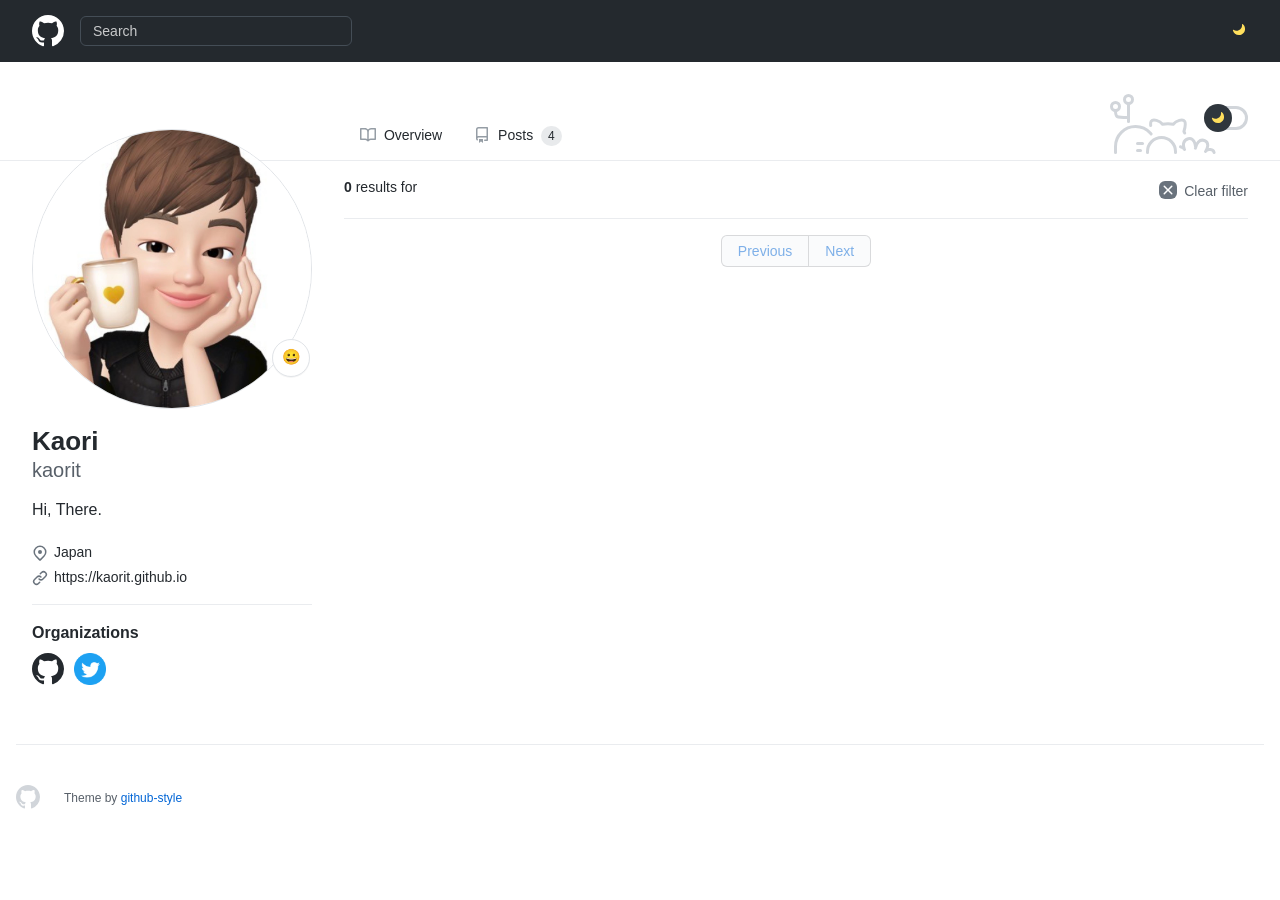
<file: tags/index.html>
<!DOCTYPE html>
<html lang="ja-jp">
<head>
    <meta charset="utf-8">
    <meta name="viewport" content="width=device-width">
    <script type="application/javascript" src='https://kaorit.github.io/js/theme-mode.js'></script>
    <link rel="stylesheet" href='https://kaorit.github.io/css/frameworks.min.css' />
    <link rel="stylesheet" href='https://kaorit.github.io/css/github.min.css' />
    <link rel="stylesheet" href='https://kaorit.github.io/css/github-style.css' />
    <link rel="stylesheet" href='https://kaorit.github.io/css/light.css' />
    <link rel="stylesheet" href='https://kaorit.github.io/css/dark.css' />
    <link rel="stylesheet" href='https://kaorit.github.io/css/syntax.css' />
    <title>Tags - My Notes</title>
    
    <link rel="icon" type="image/x-icon" href='/images/favicon.png'>
    
    <meta name="theme-color" content="#1e2327">

    
    <meta name="description"
  content="" />
<meta name="keywords"
  content='blog, google analytics' />
<meta name="robots" content="noodp" />
<link rel="canonical" href="https://kaorit.github.io/tags/" />


<meta name="twitter:card" content="summary" />
<meta name="twitter:title" content="Tags - My Notes" />
<meta name="twitter:description"
  content="" />
<meta name="twitter:site" content="https://kaorit.github.io/" />
<meta name="twitter:creator" content="" />
<meta name="twitter:image"
  content="https://kaorit.github.io/">


<meta property="og:type" content="website" />
<meta property="og:title" content="Tags - My Notes">
<meta property="og:description"
  content="" />
<meta property="og:url" content="https://kaorit.github.io/tags/" />
<meta property="og:site_name" content="Tags" />
<meta property="og:image"
  content="https://kaorit.github.io/">
<meta property="og:image:width" content="2048">
<meta property="og:image:height" content="1024">




<link href="/tags/index.xml" rel="alternate" type="application/rss+xml" title="My Notes" />









</head>

<body>
  <div style="position: relative">
  <header class="Header js-details-container Details px-3 px-md-4 px-lg-5 flex-wrap flex-md-nowrap open Details--on">
    <div class="Header-item mobile-none" style="margin-top: -4px; margin-bottom: -4px;">
      <a class="Header-link" href="https://kaorit.github.io/">
        <svg class="octicon" height="32" viewBox="0 0 16 16" version="1.1" width="32">
          <path fill-rule="evenodd"
            d="M8 0C3.58 0 0 3.58 0 8c0 3.54 2.29 6.53 5.47 7.59.4.07.55-.17.55-.38 0-.19-.01-.82-.01-1.49-2.01.37-2.53-.49-2.69-.94-.09-.23-.48-.94-.82-1.13-.28-.15-.68-.52-.01-.53.63-.01 1.08.58 1.23.82.72 1.21 1.87.87 2.33.66.07-.52.28-.87.51-1.07-1.78-.2-3.64-.89-3.64-3.95 0-.87.31-1.59.82-2.15-.08-.2-.36-1.02.08-2.12 0 0 .67-.21 2.2.82.64-.18 1.32-.27 2-.27.68 0 1.36.09 2 .27 1.53-1.04 2.2-.82 2.2-.82.44 1.1.16 1.92.08 2.12.51.56.82 1.27.82 2.15 0 3.07-1.87 3.75-3.65 3.95.29.25.54.73.54 1.48 0 1.07-.01 1.93-.01 2.2 0 .21.15.46.55.38A8.013 8.013 0 0016 8c0-4.42-3.58-8-8-8z">
          </path>
        </svg>
      </a>
    </div>
    <div class="Header-item d-md-none">
      <button class="Header-link btn-link js-details-target" type="button"
        onclick="document.querySelector('#header-search').style.display = document.querySelector('#header-search').style.display == 'none'? 'block': 'none'">
        <svg height="24" class="octicon octicon-three-bars" viewBox="0 0 16 16" version="1.1" width="24">
          <path fill-rule="evenodd"
            d="M1 2.75A.75.75 0 011.75 2h12.5a.75.75 0 110 1.5H1.75A.75.75 0 011 2.75zm0 5A.75.75 0 011.75 7h12.5a.75.75 0 110 1.5H1.75A.75.75 0 011 7.75zM1.75 12a.75.75 0 100 1.5h12.5a.75.75 0 100-1.5H1.75z">
          </path>
        </svg>
      </button>
    </div>
    <div style="display: none;" id="header-search"
      class="Header-item Header-item--full flex-column flex-md-row width-full flex-order-2 flex-md-order-none mr-0 mr-md-3 mt-3 mt-md-0 Details-content--hidden-not-important d-md-flex">
      <div
        class="Header-search header-search flex-auto js-site-search position-relative flex-self-stretch flex-md-self-auto mb-3 mb-md-0 mr-0 mr-md-3 scoped-search site-scoped-search js-jump-to">
        <div class="position-relative">
          <form target="_blank" action="https://www.google.com/search" accept-charset="UTF-8" method="get"
            autocomplete="off">
            <label
              class="Header-search-label form-control input-sm header-search-wrapper p-0 js-chromeless-input-container header-search-wrapper-jump-to position-relative d-flex flex-justify-between flex-items-center">
              <input type="text"
                class="Header-search-input form-control input-sm header-search-input jump-to-field js-jump-to-field js-site-search-focus js-site-search-field is-clearable"
                name="q" value="" placeholder="Search" autocomplete="off">
              <input type="hidden" name="q" value="site:https://kaorit.github.io/">
            </label>
          </form>
        </div>
      </div>
    </div>

    <div class="Header-item Header-item--full flex-justify-center d-md-none position-relative">
      <a class="Header-link " href="https://kaorit.github.io/">
        <svg class="octicon octicon-mark-github v-align-middle" height="32" viewBox="0 0 16 16" version="1.1"
          width="32">
          <path fill-rule="evenodd"
            d="M8 0C3.58 0 0 3.58 0 8c0 3.54 2.29 6.53 5.47 7.59.4.07.55-.17.55-.38 0-.19-.01-.82-.01-1.49-2.01.37-2.53-.49-2.69-.94-.09-.23-.48-.94-.82-1.13-.28-.15-.68-.52-.01-.53.63-.01 1.08.58 1.23.82.72 1.21 1.87.87 2.33.66.07-.52.28-.87.51-1.07-1.78-.2-3.64-.89-3.64-3.95 0-.87.31-1.59.82-2.15-.08-.2-.36-1.02.08-2.12 0 0 .67-.21 2.2.82.64-.18 1.32-.27 2-.27.68 0 1.36.09 2 .27 1.53-1.04 2.2-.82 2.2-.82.44 1.1.16 1.92.08 2.12.51.56.82 1.27.82 2.15 0 3.07-1.87 3.75-3.65 3.95.29.25.54.73.54 1.48 0 1.07-.01 1.93-.01 2.2 0 .21.15.46.55.38A8.013 8.013 0 0016 8c0-4.42-3.58-8-8-8z">
          </path>
        </svg>
      </a>
    </div>
    <div class="Header-item" style="margin-right: 0;">
      <a href="javascript:void(0)" class="Header-link no-select" onclick="switchTheme()">
        <svg style="fill: var(--color-profile-color-modes-toggle-moon);" class="no-select" viewBox="0 0 16 16"
          version="1.1" width="16" height="16">
          <path fill-rule="evenodd" clip-rule="evenodd"
            d="M4.52208 7.71754C7.5782 7.71754 10.0557 5.24006 10.0557 2.18394C10.0557 1.93498 10.0392 1.68986 10.0074 1.44961C9.95801 1.07727 10.3495 0.771159 10.6474 0.99992C12.1153 2.12716 13.0615 3.89999 13.0615 5.89383C13.0615 9.29958 10.3006 12.0605 6.89485 12.0605C3.95334 12.0605 1.49286 10.001 0.876728 7.24527C0.794841 6.87902 1.23668 6.65289 1.55321 6.85451C2.41106 7.40095 3.4296 7.71754 4.52208 7.71754Z">
          </path>
        </svg>
      </a>
    </div>
  </header>
</div>
  
<div class="application-main">
  <main>
    


<div class="mt-4 position-sticky top-0 d-none d-md-block bg-white width-full border-bottom color-border-secondary"
  style="z-index:3;">
  <div class="container-xl px-3 px-md-4 px-lg-5">
    <div class="gutter-condensed gutter-lg flex-column flex-md-row d-flex">
      <div class="flex-shrink-0 col-12 col-md-3 mb-4 mb-md-0">
      </div>
      <div class="flex-shrink-0 col-12 col-md-9 mb-4 mb-md-0">
        <div class="UnderlineNav width-full box-shadow-none hx_UnderlineNav-with-profile-color-modes-banner">
          <nav class="UnderlineNav-body">
            <a class="UnderlineNav-item " href="https://kaorit.github.io/">
              <svg class="octicon octicon-book UnderlineNav-octicon hide-sm" height="16" viewBox="0 0 16 16"
                version="1.1" width="16">
                <path fill-rule="evenodd"
                  d="M0 1.75A.75.75 0 01.75 1h4.253c1.227 0 2.317.59 3 1.501A3.744 3.744 0 0111.006 1h4.245a.75.75 0 01.75.75v10.5a.75.75 0 01-.75.75h-4.507a2.25 2.25 0 00-1.591.659l-.622.621a.75.75 0 01-1.06 0l-.622-.621A2.25 2.25 0 005.258 13H.75a.75.75 0 01-.75-.75V1.75zm8.755 3a2.25 2.25 0 012.25-2.25H14.5v9h-3.757c-.71 0-1.4.201-1.992.572l.004-7.322zm-1.504 7.324l.004-5.073-.002-2.253A2.25 2.25 0 005.003 2.5H1.5v9h3.757a3.75 3.75 0 011.994.574z">
                </path>
              </svg>
              Overview
            </a>
            <a class="UnderlineNav-item " href="https://kaorit.github.io//post/">
              <svg class="octicon octicon-repo UnderlineNav-octicon hide-sm" height="16" viewBox="0 0 16 16"
                version="1.1" width="16">
                <path fill-rule="evenodd"
                  d="M2 2.5A2.5 2.5 0 014.5 0h8.75a.75.75 0 01.75.75v12.5a.75.75 0 01-.75.75h-2.5a.75.75 0 110-1.5h1.75v-2h-8a1 1 0 00-.714 1.7.75.75 0 01-1.072 1.05A2.495 2.495 0 012 11.5v-9zm10.5-1V9h-8c-.356 0-.694.074-1 .208V2.5a1 1 0 011-1h8zM5 12.25v3.25a.25.25 0 00.4.2l1.45-1.087a.25.25 0 01.3 0L8.6 15.7a.25.25 0 00.4-.2v-3.25a.25.25 0 00-.25-.25h-3.5a.25.25 0 00-.25.25z">
                </path>
              </svg>
              Posts
              <span class="Counter">4</span>
            </a>
          </nav>
          <div class="profile-color-modes js-promo-color-modes-banner-profile isInitialToggle">
            <svg width="106" height="60" viewBox="0 0 106 60" fill="none" stroke-width="3" stroke-linecap="round"
              stroke-linejoin="round" xmlns="http://www.w3.org/2000/svg">
              <g class="profile-color-modes-illu-group profile-color-modes-illu-red">
                <path d="M37.5 58.5V57.5C37.5 49.768 43.768 43.5 51.5 43.5V43.5C59.232 43.5 65.5 49.768 65.5 57.5V58.5">
                </path>
              </g>
              <g class="profile-color-modes-illu-group profile-color-modes-illu-orange">
                <path
                  d="M104.07 58.5C103.401 55.092 97.7635 54.3869 95.5375 57.489C97.4039 54.6411 99.7685 48.8845 94.6889 46.6592C89.4817 44.378 86.1428 50.1604 85.3786 54.1158C85.9519 50.4768 83.7226 43.294 78.219 44.6737C72.7154 46.0534 72.7793 51.3754 74.4992 55.489C74.169 54.7601 72.4917 53.3567 70.5 52.8196">
                </path>
              </g>
              <g class="profile-color-modes-illu-group profile-color-modes-illu-purple">
                <path
                  d="M5.51109 58.5V52.5C5.51109 41.4543 14.4654 32.5 25.5111 32.5C31.4845 32.5 36.8464 35.1188 40.5111 39.2709C40.7212 39.5089 40.9258 39.7521 41.1245 40">
                </path>
                <path d="M27.511 49.5C29.6777 49.5 28.911 49.5 32.511 49.5"></path>
                <path d="M27.511 56.5C29.6776 56.5 26.911 56.5 30.511 56.5"></path>
              </g>
              <g class="profile-color-modes-illu-group profile-color-modes-illu-green">
                <circle cx="5.5" cy="12.5" r="4"></circle>
                <circle cx="18.5" cy="5.5" r="4"></circle>
                <path d="M18.5 9.5L18.5 27.5"></path>
                <path d="M18.5 23.5C6 23.5 5.5 23.6064 5.5 16.5"></path>
              </g>
              <g class="profile-color-modes-illu-group profile-color-modes-illu-blue">
                <g class="profile-color-modes-illu-frame">
                  <path
                    d="M40.6983 31.5C40.5387 29.6246 40.6456 28.0199 41.1762 27.2317C42.9939 24.5312 49.7417 26.6027 52.5428 30.2409C54.2551 29.8552 56.0796 29.6619 57.9731 29.6619C59.8169 29.6619 61.5953 29.8452 63.2682 30.211C66.0833 26.5913 72.799 24.5386 74.6117 27.2317C75.6839 28.8246 75.0259 33.7525 73.9345 37.5094C74.2013 37.9848 74.4422 38.4817 74.6555 39">
                  </path>
                </g>
                <g class="profile-color-modes-illu-frame">
                  <path
                    d="M41.508 31.5C41.6336 31.2259 41.7672 30.9582 41.9085 30.6968C40.7845 26.9182 40.086 21.8512 41.1762 20.2317C42.9939 17.5312 49.7417 19.6027 52.5428 23.2409C54.2551 22.8552 56.0796 22.6619 57.9731 22.6619C59.8169 22.6619 61.5953 22.8452 63.2682 23.211C66.0833 19.5913 72.799 17.5386 74.6117 20.2317C75.6839 21.8246 75.0259 26.7525 73.9345 30.5094C75.1352 32.6488 75.811 35.2229 75.811 38.2283C75.811 38.49 75.8058 38.7472 75.7957 39">
                  </path>
                  <path d="M49.4996 33V35.6757"></path>
                  <path d="M67.3375 33V35.6757"></path>
                </g>
                <g class="profile-color-modes-illu-frame">
                  <path
                    d="M41.508 31.5C41.6336 31.2259 41.7672 30.9582 41.9085 30.6968C40.7845 26.9182 40.086 21.8512 41.1762 20.2317C42.9939 17.5312 49.7417 19.6027 52.5428 23.2409C54.2551 22.8552 56.0796 22.6619 57.9731 22.6619C59.8169 22.6619 61.5953 22.8452 63.2682 23.211C66.0833 19.5913 72.799 17.5386 74.6117 20.2317C75.6839 21.8246 75.0259 26.7525 73.9345 30.5094C75.1352 32.6488 75.811 35.2229 75.811 38.2283C75.811 38.49 75.8058 38.7472 75.7957 39">
                  </path>
                </g>
                <g class="profile-color-modes-illu-frame">
                  <path
                    d="M41.508 31.5C41.6336 31.2259 41.7672 30.9582 41.9085 30.6968C40.7845 26.9182 40.086 21.8512 41.1762 20.2317C42.9939 17.5312 49.7417 19.6027 52.5428 23.2409C54.2551 22.8552 56.0796 22.6619 57.9731 22.6619C59.8169 22.6619 61.5953 22.8452 63.2682 23.211C66.0833 19.5913 72.799 17.5386 74.6117 20.2317C75.6839 21.8246 75.0259 26.7525 73.9345 30.5094C75.1352 32.6488 75.811 35.2229 75.811 38.2283C75.811 38.49 75.8058 38.7472 75.7957 39">
                  </path>
                  <path d="M49.4996 33V35.6757"></path>
                  <path d="M67.3375 33V35.6757"></path>
                </g>
                <g class="profile-color-modes-illu-frame">
                  <path
                    d="M41.508 31.5C41.6336 31.2259 41.7672 30.9582 41.9085 30.6968C40.7845 26.9182 40.086 21.8512 41.1762 20.2317C42.9939 17.5312 49.7417 19.6027 52.5428 23.2409C54.2551 22.8552 56.0796 22.6619 57.9731 22.6619C59.8169 22.6619 61.5953 22.8452 63.2682 23.211C66.0833 19.5913 72.799 17.5386 74.6117 20.2317C75.6839 21.8246 75.0259 26.7525 73.9345 30.5094C75.1352 32.6488 75.811 35.2229 75.811 38.2283C75.811 38.49 75.8058 38.7472 75.7957 39">
                  </path>
                </g>
                <g class="profile-color-modes-illu-frame">
                  <path
                    d="M41.508 31.5C41.6336 31.2259 41.7672 30.9582 41.9085 30.6968C40.7845 26.9182 40.086 21.8512 41.1762 20.2317C42.9939 17.5312 49.7417 19.6027 52.5428 23.2409C54.2551 22.8552 56.0796 22.6619 57.9731 22.6619C59.8169 22.6619 61.5953 22.8452 63.2682 23.211C66.0833 19.5913 72.799 17.5386 74.6117 20.2317C75.6839 21.8246 75.0259 26.7525 73.9345 30.5094C75.1352 32.6488 75.811 35.2229 75.811 38.2283C75.811 38.49 75.8058 38.7472 75.7957 39">
                  </path>
                  <path d="M49.4996 33V35.6757"></path>
                  <path d="M67.3375 33V35.6757"></path>
                </g>
                <g class="profile-color-modes-illu-frame">
                  <path
                    d="M73.4999 40.2236C74.9709 38.2049 75.8108 35.5791 75.8108 32.2283C75.8108 29.2229 75.1351 26.6488 73.9344 24.5094C75.0258 20.7525 75.6838 15.8246 74.6116 14.2317C72.7989 11.5386 66.0832 13.5913 63.2681 17.211C61.5952 16.8452 59.8167 16.6619 57.973 16.6619C56.0795 16.6619 54.2549 16.8552 52.5427 17.2409C49.7416 13.6027 42.9938 11.5312 41.176 14.2317C40.0859 15.8512 40.7843 20.9182 41.9084 24.6968C41.003 26.3716 40.4146 28.3065 40.2129 30.5">
                  </path>
                  <path d="M82.9458 30.5471L76.8413 31.657"></path>
                  <path d="M76.2867 34.4319L81.8362 37.7616"></path>
                  <path d="M49.4995 27.8242V30.4999"></path>
                  <path d="M67.3374 27.8242V30.4998"></path>
                </g>
                <g class="profile-color-modes-illu-frame">
                  <path
                    d="M45.3697 34.2658C41.8877 32.1376 39.7113 28.6222 39.7113 23.2283C39.7113 20.3101 40.3483 17.7986 41.4845 15.6968C40.3605 11.9182 39.662 6.85125 40.7522 5.23168C42.5699 2.53117 49.3177 4.6027 52.1188 8.24095C53.831 7.85521 55.6556 7.66186 57.5491 7.66186C59.3929 7.66186 61.1713 7.84519 62.8442 8.21095C65.6593 4.59134 72.375 2.5386 74.1877 5.23168C75.2599 6.82461 74.6019 11.7525 73.5105 15.5094C74.7112 17.6488 75.3869 20.2229 75.3869 23.2283C75.3869 28.6222 73.2105 32.1376 69.7285 34.2658C70.8603 35.5363 72.6057 38.3556 73.3076 40">
                  </path>
                  <path d="M49.0747 19.8242V22.4999"></path>
                  <path
                    d="M54.0991 28C54.6651 29.0893 55.7863 30.0812 57.9929 30.0812C59.0642 30.0812 59.8797 29.8461 60.5 29.4788">
                  </path>
                  <path d="M66.9126 19.8242V22.4999"></path>
                  <path d="M33.2533 20.0237L39.0723 22.1767"></path>
                  <path d="M39.1369 25.0058L33.0935 27.3212"></path>
                  <path d="M81.8442 19.022L76.0252 21.1751"></path>
                  <path d="M75.961 24.0041L82.0045 26.3196"></path>
                </g>
                <g class="profile-color-modes-illu-frame">
                  <path
                    d="M73.4999 40.2236C74.9709 38.2049 75.8108 35.5791 75.8108 32.2283C75.8108 29.2229 75.1351 26.6488 73.9344 24.5094C75.0258 20.7525 75.6838 15.8246 74.6116 14.2317C72.7989 11.5386 66.0832 13.5913 63.2681 17.211C61.5952 16.8452 59.8167 16.6619 57.973 16.6619C56.0795 16.6619 54.2549 16.8552 52.5427 17.2409C49.7416 13.6027 42.9938 11.5312 41.176 14.2317C40.0859 15.8512 40.7843 20.9182 41.9084 24.6968C41.003 26.3716 40.4146 28.3065 40.2129 30.5">
                  </path>
                  <path d="M82.9458 30.5471L76.8413 31.657"></path>
                  <path d="M76.2867 34.4319L81.8362 37.7616"></path>
                  <path d="M49.4995 27.8242V30.4999"></path>
                  <path d="M67.3374 27.8242V30.4998"></path>
                </g>
                <g class="profile-color-modes-illu-frame">
                  <path
                    d="M40.6983 31.5C40.5387 29.6246 40.6456 28.0199 41.1762 27.2317C42.9939 24.5312 49.7417 26.6027 52.5428 30.2409C54.2551 29.8552 56.0796 29.6619 57.9731 29.6619C59.8169 29.6619 61.5953 29.8452 63.2682 30.211C66.0833 26.5913 72.799 24.5386 74.6117 27.2317C75.6839 28.8246 75.0259 33.7525 73.9345 37.5094C74.2013 37.9848 74.4422 38.4817 74.6555 39">
                  </path>
                </g>
              </g>
            </svg>
            <span class="profile-color-modes-toggle js-promo-color-modes-toggle no-select" tabindex="0"
              onclick="switchTheme()">
              <div class="profile-color-modes-toggle-track no-select"></div>
              <div class="profile-color-modes-toggle-thumb js-promo-color-modes-thumb">
                <svg style="fill: var(--color-profile-color-modes-toggle-moon); margin: 7px 0 0 7px;" width="14"
                  height="13" viewBox="0 0 14 13" xmlns="http://www.w3.org/2000/svg">
                  <path fill-rule="evenodd" clip-rule="evenodd"
                    d="M4.52208 7.71754C7.5782 7.71754 10.0557 5.24006 10.0557 2.18394C10.0557 1.93498 10.0392 1.68986 10.0074 1.44961C9.95801 1.07727 10.3495 0.771159 10.6474 0.99992C12.1153 2.12716 13.0615 3.89999 13.0615 5.89383C13.0615 9.29958 10.3006 12.0605 6.89485 12.0605C3.95334 12.0605 1.49286 10.001 0.876728 7.24527C0.794841 6.87902 1.23668 6.65289 1.55321 6.85451C2.41106 7.40095 3.4296 7.71754 4.52208 7.71754Z">
                  </path>
                </svg>
              </div>
            </span>
          </div>
        </div>
      </div>
    </div>
  </div>
</div>

<div class="container-xl px-3 px-md-4 px-lg-5">
  <div class="gutter-condensed gutter-lg flex-column flex-md-row d-flex">
    <div class="flex-shrink-0 col-12 col-md-3 mb-4 mb-md-0">
      <div class="h-card mt-md-n5" style="margin-top:24px">
        <div class="user-profile-sticky-bar js-user-profile-sticky-bar d-none d-md-block" id="headerStuck">
          <div class="user-profile-mini-vcard d-table">
            <span class="user-profile-mini-avatar d-table-cell v-align-middle lh-condensed-ultra pr-2">
              
              <img class="rounded-1 avatar-user" height="32" width="32" src="https://kaorit.github.io/images/avatar.png">
              
            </span>
            <span class="d-table-cell v-align-middle lh-condensed">
              <strong>Kaori</strong>
            </span>
          </div>
        </div>
        <div class="clearfix d-flex d-md-block flex-items-center mb-4 mb-md-0">
          <div class="position-relative d-inline-block col-2 col-md-12 mr-3 mr-md-0 flex-shrink-0" style="z-index:4;">
            
            <a href="https://kaorit.github.io/images/avatar.png">
              <img style="height:auto;" alt="Avatar" width="260" height="260" id="headerImg"
                class="avatar avatar-user width-full border bg-white" src="https://kaorit.github.io/images/avatar.png">
            </a>
            
            
            <div class="user-status-container position-relative hide-sm hide-md">
              <div class="f5 user-status-circle-badge-container">
                <div class="user-status-circle-badge d-inline-block lh-condensed-ultra p-2">
                  <div class="d-flex flex-items-center flex-items-stretch">
                    <div class="f6 lh-condensed user-status-header d-inline-flex user-status-emoji-only-header circle">
                      <div class="user-status-emoji-container flex-shrink-0 mr-2 d-flex flex-items-center flex-justify-center ">
                        <div><g-emoji class="g-emoji">😀</g-emoji></div>
                      </div>
                    </div>
                  </div>
                </div>
              </div>
            </div>
            
          </div>

          <div
            class="vcard-names-container float-left col-10 col-md-12 pt-1 pt-md-3 pb-1 pb-md-3 js-sticky js-user-profile-sticky-fields"
            data-original-top="0px" style="position: sticky;">
            <h1 class="vcard-names pl-2 pl-md-0">
              <span class="p-name vcard-fullname d-block overflow-hidden">Kaori</span>
              
              <span class="p-nickname vcard-username d-block">kaorit</span>
              
            </h1>
          </div>
        </div>

        <div class="p-note user-profile-bio mb-3 js-user-profile-bio f4">
          <div>Hi, There.</div>
        </div>

        <div class="d-flex flex-column">
          <div class="js-profile-editable-area d-flex flex-column d-md-block">
            <ul class="vcard-details">
              
              <li class="vcard-detail pt-1 css-truncate css-truncate-target hide-sm hide-md">
                <svg class="octicon octicon-location" viewBox="0 0 16 16" version="1.1" width="16" height="16">
                  <path fill-rule="evenodd"
                    d="M11.536 3.464a5 5 0 010 7.072L8 14.07l-3.536-3.535a5 5 0 117.072-7.072v.001zm1.06 8.132a6.5 6.5 0 10-9.192 0l3.535 3.536a1.5 1.5 0 002.122 0l3.535-3.536zM8 9a2 2 0 100-4 2 2 0 000 4z">
                  </path>
                </svg>
                <span class="p-label">Japan</span>
              </li>
              

              

              <li class="vcard-detail pt-1 css-truncate css-truncate-target ">
                <svg class="octicon octicon-link" viewBox="0 0 16 16" version="1.1" width="16" height="16">
                  <path fill-rule="evenodd"
                    d="M7.775 3.275a.75.75 0 001.06 1.06l1.25-1.25a2 2 0 112.83 2.83l-2.5 2.5a2 2 0 01-2.83 0 .75.75 0 00-1.06 1.06 3.5 3.5 0 004.95 0l2.5-2.5a3.5 3.5 0 00-4.95-4.95l-1.25 1.25zm-4.69 9.64a2 2 0 010-2.83l2.5-2.5a2 2 0 012.83 0 .75.75 0 001.06-1.06 3.5 3.5 0 00-4.95 0l-2.5 2.5a3.5 3.5 0 004.95 4.95l1.25-1.25a.75.75 0 00-1.06-1.06l-1.25 1.25a2 2 0 01-2.83 0z">
                  </path>
                </svg>
                
                <a rel="nofollow me" class="link-gray-dark" href="https://kaorit.github.io">https://kaorit.github.io</a>
                
              </li>
            </ul>
          </div>
        </div>

        <div class="border-top color-border-secondary pt-3 mt-3 clearfix hide-sm hide-md">
          <h2 class="mb-2 h4">Organizations</h2>
          <div style="display:flex;justify-content:flex-start;flex-wrap:wrap;margin-bottom:3px;">
          
          <a style="margin: 0 10px 10px 0;" href="https://github.com/kaorit">
            <svg id="github-icon" viewBox="0 0 16 16" version="1.1" width="32" height="32" fill="#24292e">
              <path fill-rule="evenodd" d="M8 0C3.58 0 0 3.58 0 8c0 3.54 2.29 6.53 5.47 7.59.4.07.55-.17.55-.38 0-.19-.01-.82-.01-1.49-2.01.37-2.53-.49-2.69-.94-.09-.23-.48-.94-.82-1.13-.28-.15-.68-.52-.01-.53.63-.01 1.08.58 1.23.82.72 1.21 1.87.87 2.33.66.07-.52.28-.87.51-1.07-1.78-.2-3.64-.89-3.64-3.95 0-.87.31-1.59.82-2.15-.08-.2-.36-1.02.08-2.12 0 0 .67-.21 2.2.82.64-.18 1.32-.27 2-.27.68 0 1.36.09 2 .27 1.53-1.04 2.2-.82 2.2-.82.44 1.1.16 1.92.08 2.12.51.56.82 1.27.82 2.15 0 3.07-1.87 3.75-3.65 3.95.29.25.54.73.54 1.48 0 1.07-.01 1.93-.01 2.2 0 .21.15.46.55.38A8.013 8.013 0 0016 8c0-4.42-3.58-8-8-8z">
              </path>
            </svg>
          </a>
          

          
          <a style="margin: 0 10px 10px 0;" href="https://twitter.com/kaorit">
            <img alt="@twitter" width="32" height="32" src="https://kaorit.github.io/images/twitter.png" class="avatar">
          </a>
          

          

          

          

          

          

          

          
         </div>
        </div>
      </div>
    </div>

    <div class="flex-shrink-0 col-12 col-md-9 mb-4 mb-md-0">
      

<div class="UnderlineNav user-profile-nav d-block d-md-none position-sticky top-0 pl-3 ml-n3 mr-n3 pr-3 bg-white"
  style="z-index:3;">
  <nav class="UnderlineNav-body">
    <a class="UnderlineNav-item " href="https://kaorit.github.io/">
      <svg class="octicon octicon-book UnderlineNav-octicon hide-sm" height="16" viewBox="0 0 16 16" version="1.1"
        width="16">
        <path fill-rule="evenodd"
          d="M0 1.75A.75.75 0 01.75 1h4.253c1.227 0 2.317.59 3 1.501A3.744 3.744 0 0111.006 1h4.245a.75.75 0 01.75.75v10.5a.75.75 0 01-.75.75h-4.507a2.25 2.25 0 00-1.591.659l-.622.621a.75.75 0 01-1.06 0l-.622-.621A2.25 2.25 0 005.258 13H.75a.75.75 0 01-.75-.75V1.75zm8.755 3a2.25 2.25 0 012.25-2.25H14.5v9h-3.757c-.71 0-1.4.201-1.992.572l.004-7.322zm-1.504 7.324l.004-5.073-.002-2.253A2.25 2.25 0 005.003 2.5H1.5v9h3.757a3.75 3.75 0 011.994.574z">
        </path>
      </svg>
      Overview
    </a>
    <a class='UnderlineNav-item   selected '
      href="https://kaorit.github.io//post/">
      <svg class="octicon octicon-repo UnderlineNav-octicon hide-sm" height="16" viewBox="0 0 16 16" version="1.1"
        width="16">
        <path fill-rule="evenodd"
          d="M2 2.5A2.5 2.5 0 014.5 0h8.75a.75.75 0 01.75.75v12.5a.75.75 0 01-.75.75h-2.5a.75.75 0 110-1.5h1.75v-2h-8a1 1 0 00-.714 1.7.75.75 0 01-1.072 1.05A2.495 2.495 0 012 11.5v-9zm10.5-1V9h-8c-.356 0-.694.074-1 .208V2.5a1 1 0 011-1h8zM5 12.25v3.25a.25.25 0 00.4.2l1.45-1.087a.25.25 0 01.3 0L8.6 15.7a.25.25 0 00.4-.2v-3.25a.25.25 0 00-.25-.25h-3.5a.25.25 0 00-.25.25z">
        </path>
      </svg>
      Posts
      <span class="Counter ">4</span>
    </a>
  </nav>
</div>

      
      
<div>
  <div class="position-relative">
    <div>
      
      <div class="TableObject border-bottom border-gray-light py-3">
        <div class="user-repo-search-results-summary TableObject-item TableObject-item--primary v-align-top">
          <strong>0</strong>
          results
          for <strong></strong>
        </div>
        <div class="TableObject-item text-right v-align-top">
          <a class="issues-reset-query text-normal d-inline-block ml-3" href="https://kaorit.github.io//post/">
            <svg class="octicon octicon-x issues-reset-query-icon mt-1" viewBox="0 0 16 16" version="1.1" width="16"
              height="16">
              <path fill-rule="evenodd"
                d="M3.72 3.72a.75.75 0 011.06 0L8 6.94l3.22-3.22a.75.75 0 111.06 1.06L9.06 8l3.22 3.22a.75.75 0 11-1.06 1.06L8 9.06l-3.22 3.22a.75.75 0 01-1.06-1.06L6.94 8 3.72 4.78a.75.75 0 010-1.06z">
              </path>
            </svg>
            Clear filter
          </a>
        </div>
      </div>
      
      <ul>
        
      </ul>
      <div class="paginate-container">
        <div class="BtnGroup">
          
          <button class="btn btn-outline BtnGroup-item" disabled="disabled">Previous</button>
          
          
          <button class="btn btn-outline BtnGroup-item" disabled="disabled">Next</button>
          
        </div>
      </div>
    </div>
  </div>
</div>

      
    </div>
  </div>
</div>
<script>
window.onscroll = function (e) {
  const headerImg = document.querySelector('#headerImg');
  if (headerImg.getBoundingClientRect().bottom <= 0) {
    document.querySelector('#headerStuck').classList.add('is-stuck');
  } else {
    document.querySelector('#headerStuck').classList.remove('is-stuck');
  }
};
var style = localStorage.getItem('data-color-mode');
iconElement = document.getElementById('github-icon');
if (style == 'light') {
  iconElement.setAttribute('fill', '#24292e');
}
else {
  iconElement.removeAttribute('fill');
  iconElement.setAttribute('class', 'octicon');
  iconElement.setAttribute('color', '#f0f6fc');
}
</script>


    

</div>

  <div class="footer container-xl width-full p-responsive">
  <div
    class="position-relative d-flex flex-row-reverse flex-lg-row flex-wrap flex-lg-nowrap flex-justify-center flex-lg-justify-between flex-sm-items-center pt-6 pb-2 mt-6 f6 text-gray border-top border-gray-light ">
    <a aria-label="Homepage" title="GitHub" class="footer-octicon d-none d-lg-block mr-lg-4" href="https://kaorit.github.io/">
      <svg height="24" class="octicon octicon-mark-github" viewBox="0 0 16 16" version="1.1" width="24">
        <path fill-rule="evenodd"
          d="M8 0C3.58 0 0 3.58 0 8c0 3.54 2.29 6.53 5.47 7.59.4.07.55-.17.55-.38 0-.19-.01-.82-.01-1.49-2.01.37-2.53-.49-2.69-.94-.09-.23-.48-.94-.82-1.13-.28-.15-.68-.52-.01-.53.63-.01 1.08.58 1.23.82.72 1.21 1.87.87 2.33.66.07-.52.28-.87.51-1.07-1.78-.2-3.64-.89-3.64-3.95 0-.87.31-1.59.82-2.15-.08-.2-.36-1.02.08-2.12 0 0 .67-.21 2.2.82.64-.18 1.32-.27 2-.27.68 0 1.36.09 2 .27 1.53-1.04 2.2-.82 2.2-.82.44 1.1.16 1.92.08 2.12.51.56.82 1.27.82 2.15 0 3.07-1.87 3.75-3.65 3.95.29.25.54.73.54 1.48 0 1.07-.01 1.93-.01 2.2 0 .21.15.46.55.38A8.013 8.013 0 0016 8c0-4.42-3.58-8-8-8z">
        </path>
      </svg>
    </a>
    <ul class="list-style-none d-flex flex-wrap col-12 flex-justify-center flex-lg-justify-between mb-2 mb-lg-0">
      
      <li class="mr-3 mr-lg-0">Theme by <a href='https://github.com/MeiK2333/github-style'>github-style</a></li>
      
    </ul>
  </div>
  <div class="d-flex flex-justify-center pb-6">
    <span class="f6 text-gray-light"></span>
  </div>


</div>
</body>

<script type="application/javascript" src="https://kaorit.github.io/js/github-style.js"></script>




</html>
</file>
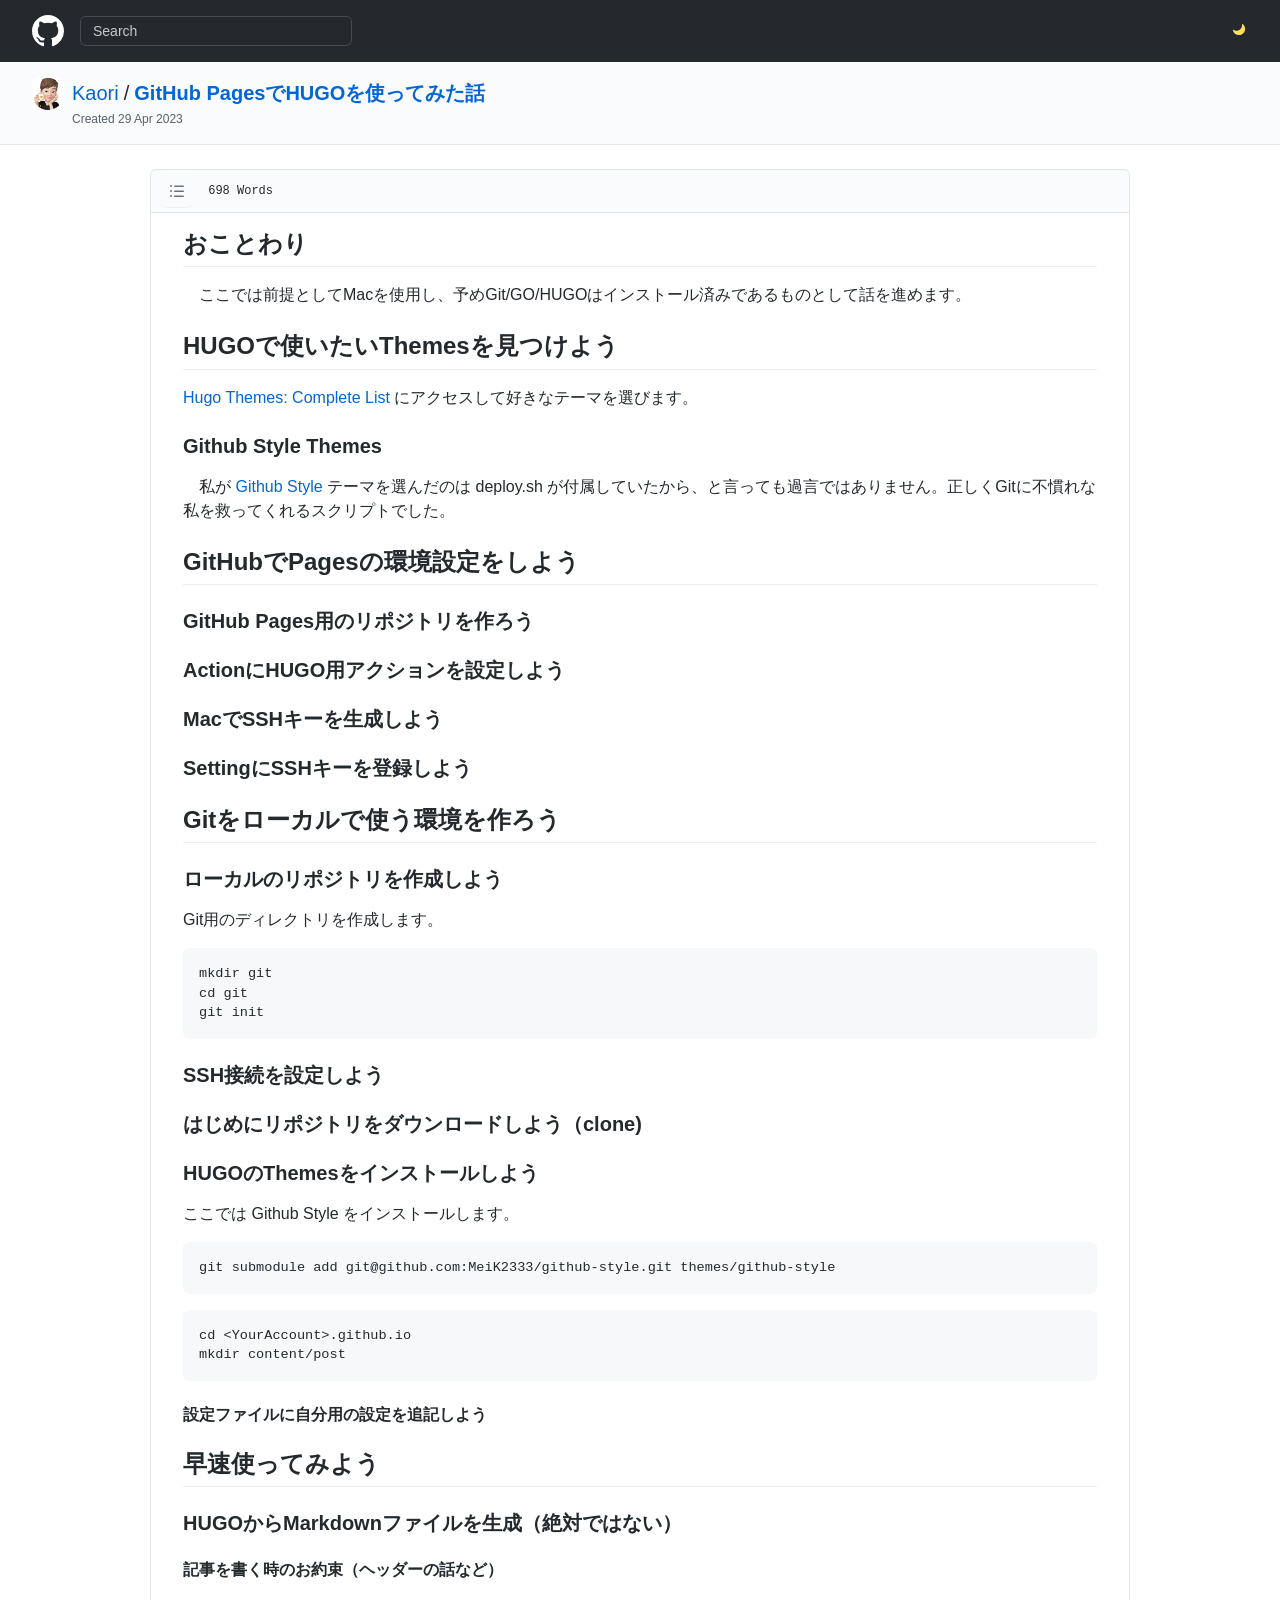
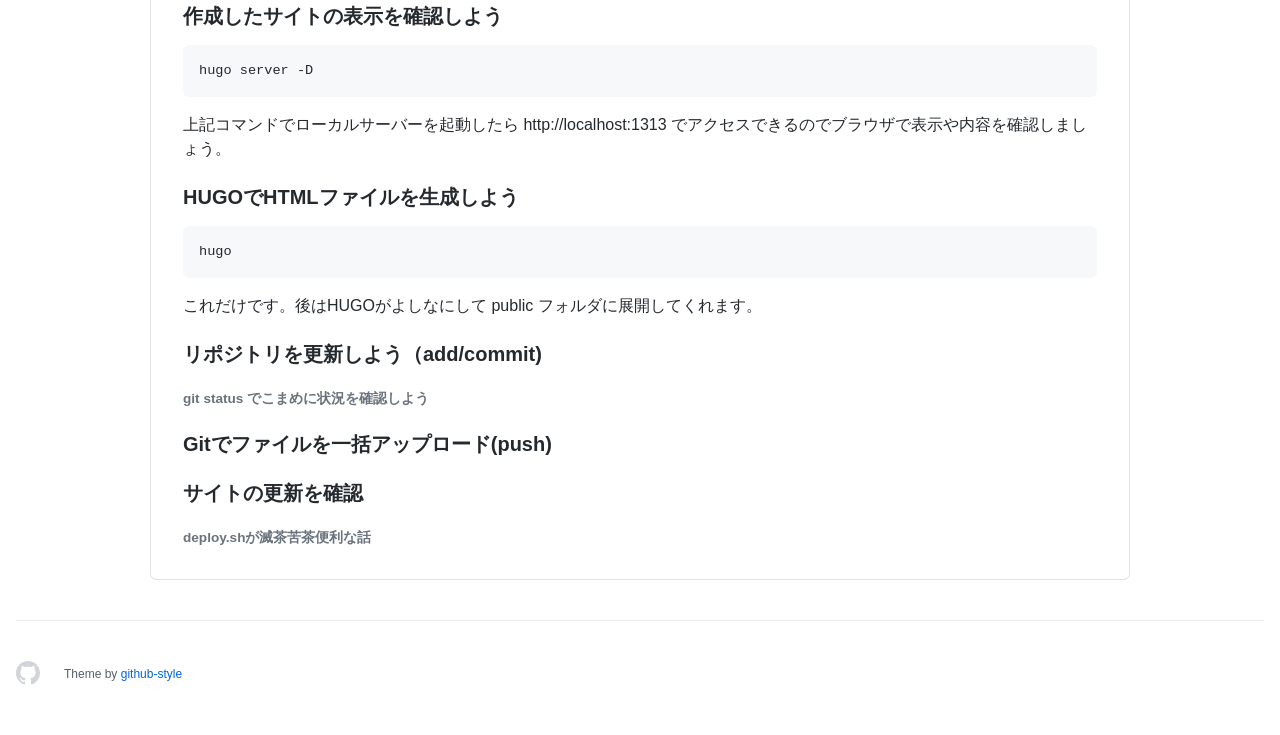
<file: post/20230429203005/index.html>
<!DOCTYPE html>
<html lang="ja-jp">
<head>
    <meta charset="utf-8">
    <meta name="viewport" content="width=device-width">
    <script type="application/javascript" src='https://kaorit.github.io/js/theme-mode.js'></script>
    <link rel="stylesheet" href='https://kaorit.github.io/css/frameworks.min.css' />
    <link rel="stylesheet" href='https://kaorit.github.io/css/github.min.css' />
    <link rel="stylesheet" href='https://kaorit.github.io/css/github-style.css' />
    <link rel="stylesheet" href='https://kaorit.github.io/css/light.css' />
    <link rel="stylesheet" href='https://kaorit.github.io/css/dark.css' />
    <link rel="stylesheet" href='https://kaorit.github.io/css/syntax.css' />
    <title>GitHub PagesでHUGOを使ってみた話 - My Notes</title>
    
    <link rel="icon" type="image/x-icon" href='/images/favicon.png'>
    
    <meta name="theme-color" content="#1e2327">

    
    <meta name="description"
  content="設定や苦労した点など" />
<meta name="keywords"
  content='blog, google analytics' />
<meta name="robots" content="noodp" />
<link rel="canonical" href="https://kaorit.github.io/post/20230429203005/" />


<meta name="twitter:card" content="summary" />
<meta name="twitter:title" content="GitHub PagesでHUGOを使ってみた話 - My Notes" />
<meta name="twitter:description"
  content="設定や苦労した点など" />
<meta name="twitter:site" content="https://kaorit.github.io/" />
<meta name="twitter:creator" content="" />
<meta name="twitter:image"
  content="https://kaorit.github.io/">


<meta property="og:type" content="article" />
<meta property="og:title" content="GitHub PagesでHUGOを使ってみた話 - My Notes">
<meta property="og:description"
  content="設定や苦労した点など" />
<meta property="og:url" content="https://kaorit.github.io/post/20230429203005/" />
<meta property="og:site_name" content="GitHub PagesでHUGOを使ってみた話" />
<meta property="og:image"
  content="https://kaorit.github.io/">
<meta property="og:image:width" content="2048">
<meta property="og:image:height" content="1024">

<meta property="article:published_time" content="2023-04-29 20:30:29 &#43;0900 JST" />












</head>

<body>
  <div style="position: relative">
  <header class="Header js-details-container Details px-3 px-md-4 px-lg-5 flex-wrap flex-md-nowrap open Details--on">
    <div class="Header-item mobile-none" style="margin-top: -4px; margin-bottom: -4px;">
      <a class="Header-link" href="https://kaorit.github.io/">
        <svg class="octicon" height="32" viewBox="0 0 16 16" version="1.1" width="32">
          <path fill-rule="evenodd"
            d="M8 0C3.58 0 0 3.58 0 8c0 3.54 2.29 6.53 5.47 7.59.4.07.55-.17.55-.38 0-.19-.01-.82-.01-1.49-2.01.37-2.53-.49-2.69-.94-.09-.23-.48-.94-.82-1.13-.28-.15-.68-.52-.01-.53.63-.01 1.08.58 1.23.82.72 1.21 1.87.87 2.33.66.07-.52.28-.87.51-1.07-1.78-.2-3.64-.89-3.64-3.95 0-.87.31-1.59.82-2.15-.08-.2-.36-1.02.08-2.12 0 0 .67-.21 2.2.82.64-.18 1.32-.27 2-.27.68 0 1.36.09 2 .27 1.53-1.04 2.2-.82 2.2-.82.44 1.1.16 1.92.08 2.12.51.56.82 1.27.82 2.15 0 3.07-1.87 3.75-3.65 3.95.29.25.54.73.54 1.48 0 1.07-.01 1.93-.01 2.2 0 .21.15.46.55.38A8.013 8.013 0 0016 8c0-4.42-3.58-8-8-8z">
          </path>
        </svg>
      </a>
    </div>
    <div class="Header-item d-md-none">
      <button class="Header-link btn-link js-details-target" type="button"
        onclick="document.querySelector('#header-search').style.display = document.querySelector('#header-search').style.display == 'none'? 'block': 'none'">
        <svg height="24" class="octicon octicon-three-bars" viewBox="0 0 16 16" version="1.1" width="24">
          <path fill-rule="evenodd"
            d="M1 2.75A.75.75 0 011.75 2h12.5a.75.75 0 110 1.5H1.75A.75.75 0 011 2.75zm0 5A.75.75 0 011.75 7h12.5a.75.75 0 110 1.5H1.75A.75.75 0 011 7.75zM1.75 12a.75.75 0 100 1.5h12.5a.75.75 0 100-1.5H1.75z">
          </path>
        </svg>
      </button>
    </div>
    <div style="display: none;" id="header-search"
      class="Header-item Header-item--full flex-column flex-md-row width-full flex-order-2 flex-md-order-none mr-0 mr-md-3 mt-3 mt-md-0 Details-content--hidden-not-important d-md-flex">
      <div
        class="Header-search header-search flex-auto js-site-search position-relative flex-self-stretch flex-md-self-auto mb-3 mb-md-0 mr-0 mr-md-3 scoped-search site-scoped-search js-jump-to">
        <div class="position-relative">
          <form target="_blank" action="https://www.google.com/search" accept-charset="UTF-8" method="get"
            autocomplete="off">
            <label
              class="Header-search-label form-control input-sm header-search-wrapper p-0 js-chromeless-input-container header-search-wrapper-jump-to position-relative d-flex flex-justify-between flex-items-center">
              <input type="text"
                class="Header-search-input form-control input-sm header-search-input jump-to-field js-jump-to-field js-site-search-focus js-site-search-field is-clearable"
                name="q" value="" placeholder="Search" autocomplete="off">
              <input type="hidden" name="q" value="site:https://kaorit.github.io/">
            </label>
          </form>
        </div>
      </div>
    </div>

    <div class="Header-item Header-item--full flex-justify-center d-md-none position-relative">
      <a class="Header-link " href="https://kaorit.github.io/">
        <svg class="octicon octicon-mark-github v-align-middle" height="32" viewBox="0 0 16 16" version="1.1"
          width="32">
          <path fill-rule="evenodd"
            d="M8 0C3.58 0 0 3.58 0 8c0 3.54 2.29 6.53 5.47 7.59.4.07.55-.17.55-.38 0-.19-.01-.82-.01-1.49-2.01.37-2.53-.49-2.69-.94-.09-.23-.48-.94-.82-1.13-.28-.15-.68-.52-.01-.53.63-.01 1.08.58 1.23.82.72 1.21 1.87.87 2.33.66.07-.52.28-.87.51-1.07-1.78-.2-3.64-.89-3.64-3.95 0-.87.31-1.59.82-2.15-.08-.2-.36-1.02.08-2.12 0 0 .67-.21 2.2.82.64-.18 1.32-.27 2-.27.68 0 1.36.09 2 .27 1.53-1.04 2.2-.82 2.2-.82.44 1.1.16 1.92.08 2.12.51.56.82 1.27.82 2.15 0 3.07-1.87 3.75-3.65 3.95.29.25.54.73.54 1.48 0 1.07-.01 1.93-.01 2.2 0 .21.15.46.55.38A8.013 8.013 0 0016 8c0-4.42-3.58-8-8-8z">
          </path>
        </svg>
      </a>
    </div>
    <div class="Header-item" style="margin-right: 0;">
      <a href="javascript:void(0)" class="Header-link no-select" onclick="switchTheme()">
        <svg style="fill: var(--color-profile-color-modes-toggle-moon);" class="no-select" viewBox="0 0 16 16"
          version="1.1" width="16" height="16">
          <path fill-rule="evenodd" clip-rule="evenodd"
            d="M4.52208 7.71754C7.5782 7.71754 10.0557 5.24006 10.0557 2.18394C10.0557 1.93498 10.0392 1.68986 10.0074 1.44961C9.95801 1.07727 10.3495 0.771159 10.6474 0.99992C12.1153 2.12716 13.0615 3.89999 13.0615 5.89383C13.0615 9.29958 10.3006 12.0605 6.89485 12.0605C3.95334 12.0605 1.49286 10.001 0.876728 7.24527C0.794841 6.87902 1.23668 6.65289 1.55321 6.85451C2.41106 7.40095 3.4296 7.71754 4.52208 7.71754Z">
          </path>
        </svg>
      </a>
    </div>
  </header>
</div>
  
<div>
  <main>
    <div class="gisthead pagehead bg-gray-light pb-0 pt-3 mb-4">
      <div class="px-0">
        <div class="mb-3 d-flex px-3 px-md-3 px-lg-5">
          <div class="flex-auto min-width-0 width-fit mr-3">
            <div class="d-flex">
              <div class="d-none d-md-block">
                <a class="avatar mr-2 flex-shrink-0" href="https://kaorit.github.io/">
                  <img class=" avatar-user"
                    src="https://kaorit.github.io/images/avatar.png"
                    width="32" height="32"></a>
              </div>
              <div class="d-flex flex-column">
                <h1 class="break-word f3 text-normal mb-md-0 mb-1">
                  <span class="author">
                    <a href="https://kaorit.github.io/">Kaori</a></span><span
                    class="path-divider">/</span><strong class="css-truncate-target mr-1" style="max-width: 410px"><a
                      href="https://kaorit.github.io/post/20230429203005/">GitHub PagesでHUGOを使ってみた話</a></strong>
                </h1>
                <div class="note m-0">
                  Created <relative-time datetime="Sat, 29 Apr 2023 20:30:29 &#43;0900"
                    class="no-wrap">
                    Sat, 29 Apr 2023 20:30:29 &#43;0900</relative-time>

                  
                </div>
              </div>
            </div>
          </div>
        </div>
      </div>
    </div>

    <div class="container-lg px-3 new-discussion-timeline">
      <div class="repository-content gist-content">
        <div>
          <div class="js-gist-file-update-container js-task-list-container file-box">
            <div id="file-pytest" class="file my-2">
              <div id="post-header" class="file-header d-flex flex-md-items-center flex-items-start sticky-header" style="z-index: 2">
                <div class="file-info d-flex flex-md-items-center flex-items-start flex-order-1 flex-auto">
                  <div class="text-mono f6 flex-auto pr-3 flex-order-2 flex-md-order-1 mt-2 mt-md-0">
                    
                    <summary id="toc-toggle" onclick="clickToc()" class="btn btn-octicon m-0 mr-2 p-2">
                      <svg aria-hidden="true" viewBox="0 0 16 16" height="16" width="16" class="octicon octicon-list-unordered">
                        <path fill-rule="evenodd" d="M2 4a1 1 0 100-2 1 1 0 000 2zm3.75-1.5a.75.75 0 000 1.5h8.5a.75.75 0 000-1.5h-8.5zm0 5a.75.75 0 000 1.5h8.5a.75.75 0 000-1.5h-8.5zm0 5a.75.75 0 000 1.5h8.5a.75.75 0 000-1.5h-8.5zM3 8a1 1 0 11-2 0 1 1 0 012 0zm-1 6a1 1 0 100-2 1 1 0 000 2z"></path>
                      </svg>
                    </summary>
                    <details-menu class="SelectMenu" id="toc-details" style="display: none;">
                      <div class="SelectMenu-modal rounded-3 mt-1" style="max-height: 340px;">
                        <div class="SelectMenu-list SelectMenu-list--borderless p-2" style="overscroll-behavior: contain;" id="toc-list">
                        </div>
                      </div>
                    </details-menu>
                      698 Words
                    

                  </div>
                  <div class="file-actions flex-order-2 pt-0">
                    
                  </div>
                </div>
              </div>


              <div class="Box-body px-5 pb-5" style="z-index: 1">
                <article class="markdown-body entry-content container-lg"><h2 id="おことわり">おことわり</h2>
<p>　ここでは前提としてMacを使用し、予めGit/GO/HUGOはインストール済みであるものとして話を進めます。</p>
<h2 id="hugoで使いたいthemesを見つけよう">HUGOで使いたいThemesを見つけよう</h2>
<p><a href="https://themes.gohugo.io">Hugo Themes: Complete List</a> にアクセスして好きなテーマを選びます。</p>
<h3 id="github-style-themes">Github Style Themes</h3>
<p>　私が <a href="https://themes.gohugo.io/themes/github-style/">Github Style</a> テーマを選んだのは deploy.sh が付属していたから、と言っても過言ではありません。正しくGitに不慣れな私を救ってくれるスクリプトでした。</p>
<h2 id="githubでpagesの環境設定をしよう">GitHubでPagesの環境設定をしよう</h2>
<h3 id="github-pages用のリポジトリを作ろう">GitHub Pages用のリポジトリを作ろう</h3>
<h3 id="actionにhugo用アクションを設定しよう">ActionにHUGO用アクションを設定しよう</h3>
<h3 id="macでsshキーを生成しよう">MacでSSHキーを生成しよう</h3>
<h3 id="settingにsshキーを登録しよう">SettingにSSHキーを登録しよう</h3>
<h2 id="gitをローカルで使う環境を作ろう">Gitをローカルで使う環境を作ろう</h2>
<h3 id="ローカルのリポジトリを作成しよう">ローカルのリポジトリを作成しよう</h3>
<p>Git用のディレクトリを作成します。</p>
<pre tabindex="0"><code>mkdir git
cd git
git init
</code></pre><h3 id="ssh接続を設定しよう">SSH接続を設定しよう</h3>
<h3 id="はじめにリポジトリをダウンロードしようclone">はじめにリポジトリをダウンロードしよう（clone)</h3>
<h3 id="hugoのthemesをインストールしよう">HUGOのThemesをインストールしよう</h3>
<p>ここでは Github Style をインストールします。</p>
<pre tabindex="0"><code>git submodule add git@github.com:MeiK2333/github-style.git themes/github-style
</code></pre><pre tabindex="0"><code>cd &lt;YourAccount&gt;.github.io
mkdir content/post
</code></pre><h4 id="設定ファイルに自分用の設定を追記しよう">設定ファイルに自分用の設定を追記しよう</h4>
<h2 id="早速使ってみよう">早速使ってみよう</h2>
<h3 id="hugoからmarkdownファイルを生成絶対ではない">HUGOからMarkdownファイルを生成（絶対ではない）</h3>
<h4 id="記事を書く時のお約束ヘッダーの話など">記事を書く時のお約束（ヘッダーの話など）</h4>
<h3 id="作成したサイトの表示を確認しよう">作成したサイトの表示を確認しよう</h3>
<pre tabindex="0"><code>hugo server -D
</code></pre><p>上記コマンドでローカルサーバーを起動したら http://localhost:1313 でアクセスできるのでブラウザで表示や内容を確認しましょう。</p>
<h3 id="hugoでhtmlファイルを生成しよう">HUGOでHTMLファイルを生成しよう</h3>
<pre tabindex="0"><code>hugo
</code></pre><p>これだけです。後はHUGOがよしなにして public フォルダに展開してくれます。</p>
<h3 id="リポジトリを更新しようaddcommit">リポジトリを更新しよう（add/commit)</h3>
<h6 id="git-status-でこまめに状況を確認しよう">git status でこまめに状況を確認しよう</h6>
<h3 id="gitでファイルを一括アップロードpush">Gitでファイルを一括アップロード(push)</h3>
<h3 id="サイトの更新を確認">サイトの更新を確認</h3>
<h6 id="deployshが滅茶苦茶便利な話">deploy.shが滅茶苦茶便利な話</h6>
</article>
              </div>
            </div>
          </div>
        </div>
      </div>
    </div>
  </main>
</div>
<script type="application/javascript" src='https://kaorit.github.io/js/toc.js'></script>
<link rel="stylesheet" href='https://kaorit.github.io/css/toc.css' />


  <div class="footer container-xl width-full p-responsive">
  <div
    class="position-relative d-flex flex-row-reverse flex-lg-row flex-wrap flex-lg-nowrap flex-justify-center flex-lg-justify-between flex-sm-items-center pt-6 pb-2 mt-6 f6 text-gray border-top border-gray-light ">
    <a aria-label="Homepage" title="GitHub" class="footer-octicon d-none d-lg-block mr-lg-4" href="https://kaorit.github.io/">
      <svg height="24" class="octicon octicon-mark-github" viewBox="0 0 16 16" version="1.1" width="24">
        <path fill-rule="evenodd"
          d="M8 0C3.58 0 0 3.58 0 8c0 3.54 2.29 6.53 5.47 7.59.4.07.55-.17.55-.38 0-.19-.01-.82-.01-1.49-2.01.37-2.53-.49-2.69-.94-.09-.23-.48-.94-.82-1.13-.28-.15-.68-.52-.01-.53.63-.01 1.08.58 1.23.82.72 1.21 1.87.87 2.33.66.07-.52.28-.87.51-1.07-1.78-.2-3.64-.89-3.64-3.95 0-.87.31-1.59.82-2.15-.08-.2-.36-1.02.08-2.12 0 0 .67-.21 2.2.82.64-.18 1.32-.27 2-.27.68 0 1.36.09 2 .27 1.53-1.04 2.2-.82 2.2-.82.44 1.1.16 1.92.08 2.12.51.56.82 1.27.82 2.15 0 3.07-1.87 3.75-3.65 3.95.29.25.54.73.54 1.48 0 1.07-.01 1.93-.01 2.2 0 .21.15.46.55.38A8.013 8.013 0 0016 8c0-4.42-3.58-8-8-8z">
        </path>
      </svg>
    </a>
    <ul class="list-style-none d-flex flex-wrap col-12 flex-justify-center flex-lg-justify-between mb-2 mb-lg-0">
      
      <li class="mr-3 mr-lg-0">Theme by <a href='https://github.com/MeiK2333/github-style'>github-style</a></li>
      
    </ul>
  </div>
  <div class="d-flex flex-justify-center pb-6">
    <span class="f6 text-gray-light"></span>
  </div>


</div>
</body>

<script type="application/javascript" src="https://kaorit.github.io/js/github-style.js"></script>




</html>
</file>
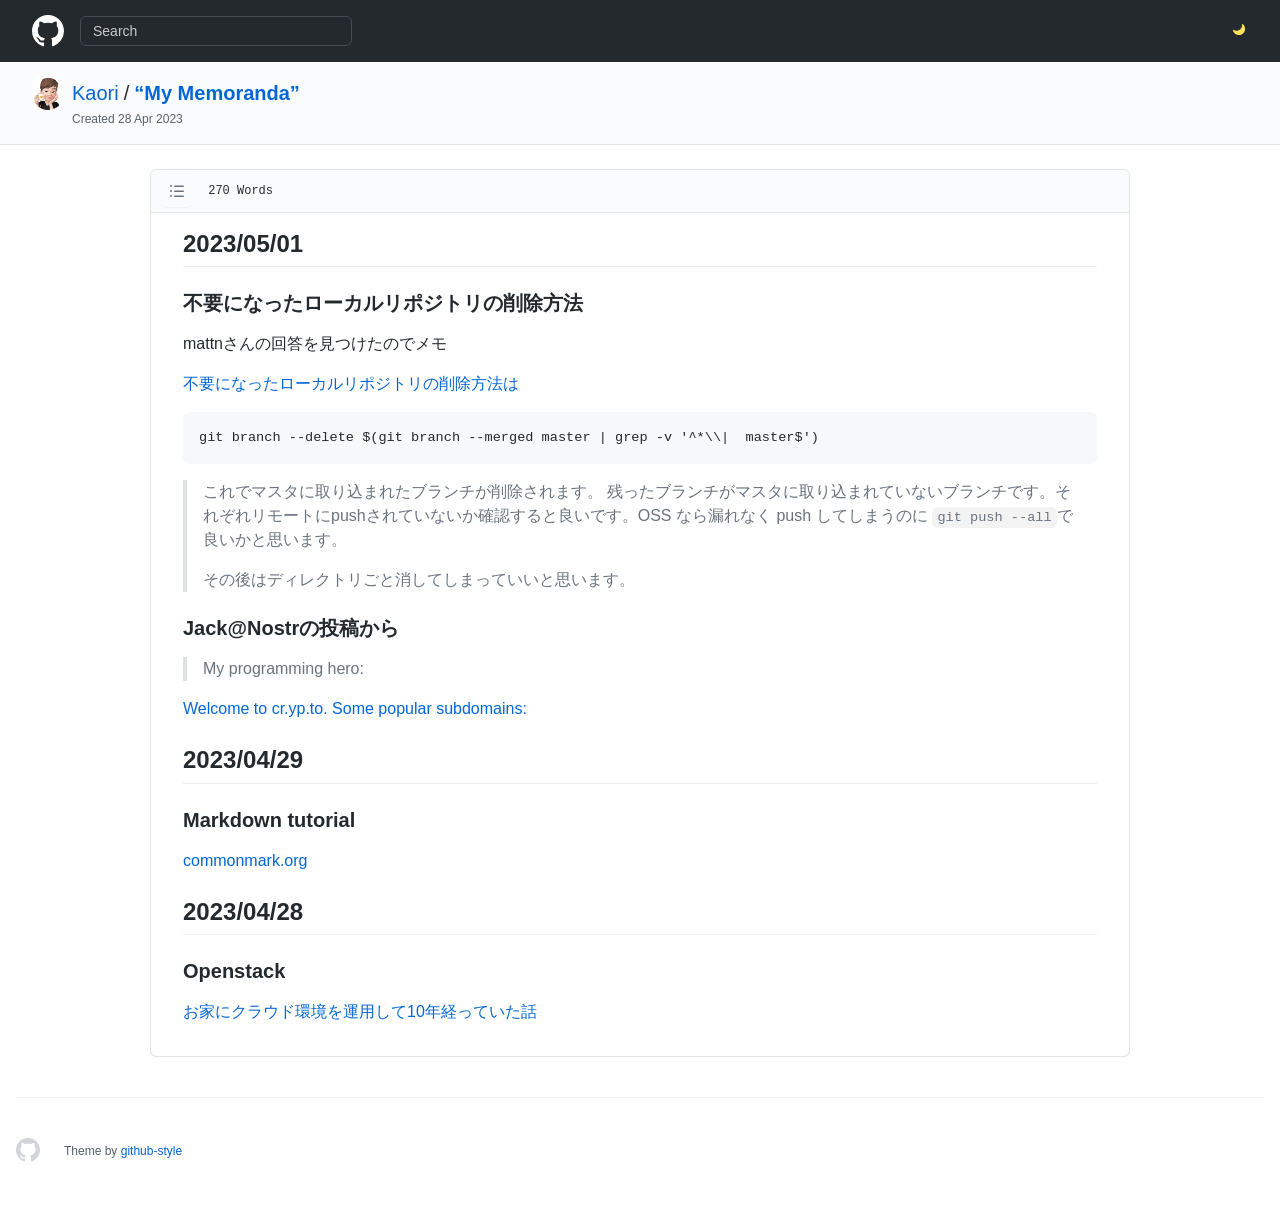
<file: post/memoranda/index.html>
<!DOCTYPE html>
<html lang="ja-jp">
<head>
    <meta charset="utf-8">
    <meta name="viewport" content="width=device-width">
    <script type="application/javascript" src='https://kaorit.github.io/js/theme-mode.js'></script>
    <link rel="stylesheet" href='https://kaorit.github.io/css/frameworks.min.css' />
    <link rel="stylesheet" href='https://kaorit.github.io/css/github.min.css' />
    <link rel="stylesheet" href='https://kaorit.github.io/css/github-style.css' />
    <link rel="stylesheet" href='https://kaorit.github.io/css/light.css' />
    <link rel="stylesheet" href='https://kaorit.github.io/css/dark.css' />
    <link rel="stylesheet" href='https://kaorit.github.io/css/syntax.css' />
    <title>“My Memoranda” - My Notes</title>
    
    <link rel="icon" type="image/x-icon" href='/images/favicon.png'>
    
    <meta name="theme-color" content="#1e2327">

    
    <meta name="description"
  content="pickup" />
<meta name="keywords"
  content='blog, google analytics' />
<meta name="robots" content="noodp" />
<link rel="canonical" href="https://kaorit.github.io/post/memoranda/" />


<meta name="twitter:card" content="summary" />
<meta name="twitter:title" content="“My Memoranda” - My Notes" />
<meta name="twitter:description"
  content="pickup" />
<meta name="twitter:site" content="https://kaorit.github.io/" />
<meta name="twitter:creator" content="" />
<meta name="twitter:image"
  content="https://kaorit.github.io/">


<meta property="og:type" content="article" />
<meta property="og:title" content="“My Memoranda” - My Notes">
<meta property="og:description"
  content="pickup" />
<meta property="og:url" content="https://kaorit.github.io/post/memoranda/" />
<meta property="og:site_name" content="“My Memoranda”" />
<meta property="og:image"
  content="https://kaorit.github.io/">
<meta property="og:image:width" content="2048">
<meta property="og:image:height" content="1024">

<meta property="article:published_time" content="2023-04-28 16:25:14 &#43;0900 JST" />












</head>

<body>
  <div style="position: relative">
  <header class="Header js-details-container Details px-3 px-md-4 px-lg-5 flex-wrap flex-md-nowrap open Details--on">
    <div class="Header-item mobile-none" style="margin-top: -4px; margin-bottom: -4px;">
      <a class="Header-link" href="https://kaorit.github.io/">
        <svg class="octicon" height="32" viewBox="0 0 16 16" version="1.1" width="32">
          <path fill-rule="evenodd"
            d="M8 0C3.58 0 0 3.58 0 8c0 3.54 2.29 6.53 5.47 7.59.4.07.55-.17.55-.38 0-.19-.01-.82-.01-1.49-2.01.37-2.53-.49-2.69-.94-.09-.23-.48-.94-.82-1.13-.28-.15-.68-.52-.01-.53.63-.01 1.08.58 1.23.82.72 1.21 1.87.87 2.33.66.07-.52.28-.87.51-1.07-1.78-.2-3.64-.89-3.64-3.95 0-.87.31-1.59.82-2.15-.08-.2-.36-1.02.08-2.12 0 0 .67-.21 2.2.82.64-.18 1.32-.27 2-.27.68 0 1.36.09 2 .27 1.53-1.04 2.2-.82 2.2-.82.44 1.1.16 1.92.08 2.12.51.56.82 1.27.82 2.15 0 3.07-1.87 3.75-3.65 3.95.29.25.54.73.54 1.48 0 1.07-.01 1.93-.01 2.2 0 .21.15.46.55.38A8.013 8.013 0 0016 8c0-4.42-3.58-8-8-8z">
          </path>
        </svg>
      </a>
    </div>
    <div class="Header-item d-md-none">
      <button class="Header-link btn-link js-details-target" type="button"
        onclick="document.querySelector('#header-search').style.display = document.querySelector('#header-search').style.display == 'none'? 'block': 'none'">
        <svg height="24" class="octicon octicon-three-bars" viewBox="0 0 16 16" version="1.1" width="24">
          <path fill-rule="evenodd"
            d="M1 2.75A.75.75 0 011.75 2h12.5a.75.75 0 110 1.5H1.75A.75.75 0 011 2.75zm0 5A.75.75 0 011.75 7h12.5a.75.75 0 110 1.5H1.75A.75.75 0 011 7.75zM1.75 12a.75.75 0 100 1.5h12.5a.75.75 0 100-1.5H1.75z">
          </path>
        </svg>
      </button>
    </div>
    <div style="display: none;" id="header-search"
      class="Header-item Header-item--full flex-column flex-md-row width-full flex-order-2 flex-md-order-none mr-0 mr-md-3 mt-3 mt-md-0 Details-content--hidden-not-important d-md-flex">
      <div
        class="Header-search header-search flex-auto js-site-search position-relative flex-self-stretch flex-md-self-auto mb-3 mb-md-0 mr-0 mr-md-3 scoped-search site-scoped-search js-jump-to">
        <div class="position-relative">
          <form target="_blank" action="https://www.google.com/search" accept-charset="UTF-8" method="get"
            autocomplete="off">
            <label
              class="Header-search-label form-control input-sm header-search-wrapper p-0 js-chromeless-input-container header-search-wrapper-jump-to position-relative d-flex flex-justify-between flex-items-center">
              <input type="text"
                class="Header-search-input form-control input-sm header-search-input jump-to-field js-jump-to-field js-site-search-focus js-site-search-field is-clearable"
                name="q" value="" placeholder="Search" autocomplete="off">
              <input type="hidden" name="q" value="site:https://kaorit.github.io/">
            </label>
          </form>
        </div>
      </div>
    </div>

    <div class="Header-item Header-item--full flex-justify-center d-md-none position-relative">
      <a class="Header-link " href="https://kaorit.github.io/">
        <svg class="octicon octicon-mark-github v-align-middle" height="32" viewBox="0 0 16 16" version="1.1"
          width="32">
          <path fill-rule="evenodd"
            d="M8 0C3.58 0 0 3.58 0 8c0 3.54 2.29 6.53 5.47 7.59.4.07.55-.17.55-.38 0-.19-.01-.82-.01-1.49-2.01.37-2.53-.49-2.69-.94-.09-.23-.48-.94-.82-1.13-.28-.15-.68-.52-.01-.53.63-.01 1.08.58 1.23.82.72 1.21 1.87.87 2.33.66.07-.52.28-.87.51-1.07-1.78-.2-3.64-.89-3.64-3.95 0-.87.31-1.59.82-2.15-.08-.2-.36-1.02.08-2.12 0 0 .67-.21 2.2.82.64-.18 1.32-.27 2-.27.68 0 1.36.09 2 .27 1.53-1.04 2.2-.82 2.2-.82.44 1.1.16 1.92.08 2.12.51.56.82 1.27.82 2.15 0 3.07-1.87 3.75-3.65 3.95.29.25.54.73.54 1.48 0 1.07-.01 1.93-.01 2.2 0 .21.15.46.55.38A8.013 8.013 0 0016 8c0-4.42-3.58-8-8-8z">
          </path>
        </svg>
      </a>
    </div>
    <div class="Header-item" style="margin-right: 0;">
      <a href="javascript:void(0)" class="Header-link no-select" onclick="switchTheme()">
        <svg style="fill: var(--color-profile-color-modes-toggle-moon);" class="no-select" viewBox="0 0 16 16"
          version="1.1" width="16" height="16">
          <path fill-rule="evenodd" clip-rule="evenodd"
            d="M4.52208 7.71754C7.5782 7.71754 10.0557 5.24006 10.0557 2.18394C10.0557 1.93498 10.0392 1.68986 10.0074 1.44961C9.95801 1.07727 10.3495 0.771159 10.6474 0.99992C12.1153 2.12716 13.0615 3.89999 13.0615 5.89383C13.0615 9.29958 10.3006 12.0605 6.89485 12.0605C3.95334 12.0605 1.49286 10.001 0.876728 7.24527C0.794841 6.87902 1.23668 6.65289 1.55321 6.85451C2.41106 7.40095 3.4296 7.71754 4.52208 7.71754Z">
          </path>
        </svg>
      </a>
    </div>
  </header>
</div>
  
<div>
  <main>
    <div class="gisthead pagehead bg-gray-light pb-0 pt-3 mb-4">
      <div class="px-0">
        <div class="mb-3 d-flex px-3 px-md-3 px-lg-5">
          <div class="flex-auto min-width-0 width-fit mr-3">
            <div class="d-flex">
              <div class="d-none d-md-block">
                <a class="avatar mr-2 flex-shrink-0" href="https://kaorit.github.io/">
                  <img class=" avatar-user"
                    src="https://kaorit.github.io/images/avatar.png"
                    width="32" height="32"></a>
              </div>
              <div class="d-flex flex-column">
                <h1 class="break-word f3 text-normal mb-md-0 mb-1">
                  <span class="author">
                    <a href="https://kaorit.github.io/">Kaori</a></span><span
                    class="path-divider">/</span><strong class="css-truncate-target mr-1" style="max-width: 410px"><a
                      href="https://kaorit.github.io/post/memoranda/">“My Memoranda”</a></strong>
                </h1>
                <div class="note m-0">
                  Created <relative-time datetime="Fri, 28 Apr 2023 16:25:14 &#43;0900"
                    class="no-wrap">
                    Fri, 28 Apr 2023 16:25:14 &#43;0900</relative-time>

                  
                </div>
              </div>
            </div>
          </div>
        </div>
      </div>
    </div>

    <div class="container-lg px-3 new-discussion-timeline">
      <div class="repository-content gist-content">
        <div>
          <div class="js-gist-file-update-container js-task-list-container file-box">
            <div id="file-pytest" class="file my-2">
              <div id="post-header" class="file-header d-flex flex-md-items-center flex-items-start sticky-header" style="z-index: 2">
                <div class="file-info d-flex flex-md-items-center flex-items-start flex-order-1 flex-auto">
                  <div class="text-mono f6 flex-auto pr-3 flex-order-2 flex-md-order-1 mt-2 mt-md-0">
                    
                    <summary id="toc-toggle" onclick="clickToc()" class="btn btn-octicon m-0 mr-2 p-2">
                      <svg aria-hidden="true" viewBox="0 0 16 16" height="16" width="16" class="octicon octicon-list-unordered">
                        <path fill-rule="evenodd" d="M2 4a1 1 0 100-2 1 1 0 000 2zm3.75-1.5a.75.75 0 000 1.5h8.5a.75.75 0 000-1.5h-8.5zm0 5a.75.75 0 000 1.5h8.5a.75.75 0 000-1.5h-8.5zm0 5a.75.75 0 000 1.5h8.5a.75.75 0 000-1.5h-8.5zM3 8a1 1 0 11-2 0 1 1 0 012 0zm-1 6a1 1 0 100-2 1 1 0 000 2z"></path>
                      </svg>
                    </summary>
                    <details-menu class="SelectMenu" id="toc-details" style="display: none;">
                      <div class="SelectMenu-modal rounded-3 mt-1" style="max-height: 340px;">
                        <div class="SelectMenu-list SelectMenu-list--borderless p-2" style="overscroll-behavior: contain;" id="toc-list">
                        </div>
                      </div>
                    </details-menu>
                      270 Words
                    

                  </div>
                  <div class="file-actions flex-order-2 pt-0">
                    
                  </div>
                </div>
              </div>


              <div class="Box-body px-5 pb-5" style="z-index: 1">
                <article class="markdown-body entry-content container-lg"><h2 id="20230501">2023/05/01</h2>
<h3 id="不要になったローカルリポジトリの削除方法">不要になったローカルリポジトリの削除方法</h3>
<p>mattnさんの回答を見つけたのでメモ</p>
<p><a href="https://ja.stackoverflow.com/questions/5734/git-%E4%B8%8D%E8%A6%81%E3%81%AB%E3%81%AA%E3%81%A3%E3%81%9F%E3%83%AD%E3%83%BC%E3%82%AB%E3%83%AB%E3%83%AA%E3%83%9D%E3%82%B8%E3%83%88%E3%83%AA%E3%81%AE%E5%89%8A%E9%99%A4%E6%96%B9%E6%B3%95%E3%81%AF">不要になったローカルリポジトリの削除方法は</a></p>
<pre tabindex="0"><code>git branch --delete $(git branch --merged master | grep -v &#39;^*\\|  master$&#39;)
</code></pre><blockquote>
<p>これでマスタに取り込まれたブランチが削除されます。
残ったブランチがマスタに取り込まれていないブランチです。それぞれリモートにpushされていないか確認すると良いです。OSS なら漏れなく push してしまうのに <code>git push --all</code>で良いかと思います。</p>
<p>その後はディレクトリごと消してしまっていいと思います。</p>
</blockquote>
<h3 id="jacknostrの投稿から">Jack@Nostrの投稿から</h3>
<blockquote>
<p>My programming hero:</p>
</blockquote>
<p><a href="http://cr.yp.to">Welcome to cr.yp.to. Some popular subdomains:</a></p>
<h2 id="20230429">2023/04/29</h2>
<h3 id="markdown-tutorial">Markdown tutorial</h3>
<p><a href="https://commonmark.org/help/">commonmark.org</a></p>
<h2 id="20230428">2023/04/28</h2>
<h3 id="openstack">Openstack</h3>
<p><a href="https://light-of-moe.ddo.jp/~sakura/diary/?p=1528">お家にクラウド環境を運用して10年経っていた話</a></p>
</article>
              </div>
            </div>
          </div>
        </div>
      </div>
    </div>
  </main>
</div>
<script type="application/javascript" src='https://kaorit.github.io/js/toc.js'></script>
<link rel="stylesheet" href='https://kaorit.github.io/css/toc.css' />


  <div class="footer container-xl width-full p-responsive">
  <div
    class="position-relative d-flex flex-row-reverse flex-lg-row flex-wrap flex-lg-nowrap flex-justify-center flex-lg-justify-between flex-sm-items-center pt-6 pb-2 mt-6 f6 text-gray border-top border-gray-light ">
    <a aria-label="Homepage" title="GitHub" class="footer-octicon d-none d-lg-block mr-lg-4" href="https://kaorit.github.io/">
      <svg height="24" class="octicon octicon-mark-github" viewBox="0 0 16 16" version="1.1" width="24">
        <path fill-rule="evenodd"
          d="M8 0C3.58 0 0 3.58 0 8c0 3.54 2.29 6.53 5.47 7.59.4.07.55-.17.55-.38 0-.19-.01-.82-.01-1.49-2.01.37-2.53-.49-2.69-.94-.09-.23-.48-.94-.82-1.13-.28-.15-.68-.52-.01-.53.63-.01 1.08.58 1.23.82.72 1.21 1.87.87 2.33.66.07-.52.28-.87.51-1.07-1.78-.2-3.64-.89-3.64-3.95 0-.87.31-1.59.82-2.15-.08-.2-.36-1.02.08-2.12 0 0 .67-.21 2.2.82.64-.18 1.32-.27 2-.27.68 0 1.36.09 2 .27 1.53-1.04 2.2-.82 2.2-.82.44 1.1.16 1.92.08 2.12.51.56.82 1.27.82 2.15 0 3.07-1.87 3.75-3.65 3.95.29.25.54.73.54 1.48 0 1.07-.01 1.93-.01 2.2 0 .21.15.46.55.38A8.013 8.013 0 0016 8c0-4.42-3.58-8-8-8z">
        </path>
      </svg>
    </a>
    <ul class="list-style-none d-flex flex-wrap col-12 flex-justify-center flex-lg-justify-between mb-2 mb-lg-0">
      
      <li class="mr-3 mr-lg-0">Theme by <a href='https://github.com/MeiK2333/github-style'>github-style</a></li>
      
    </ul>
  </div>
  <div class="d-flex flex-justify-center pb-6">
    <span class="f6 text-gray-light"></span>
  </div>


</div>
</body>

<script type="application/javascript" src="https://kaorit.github.io/js/github-style.js"></script>




</html>
</file>
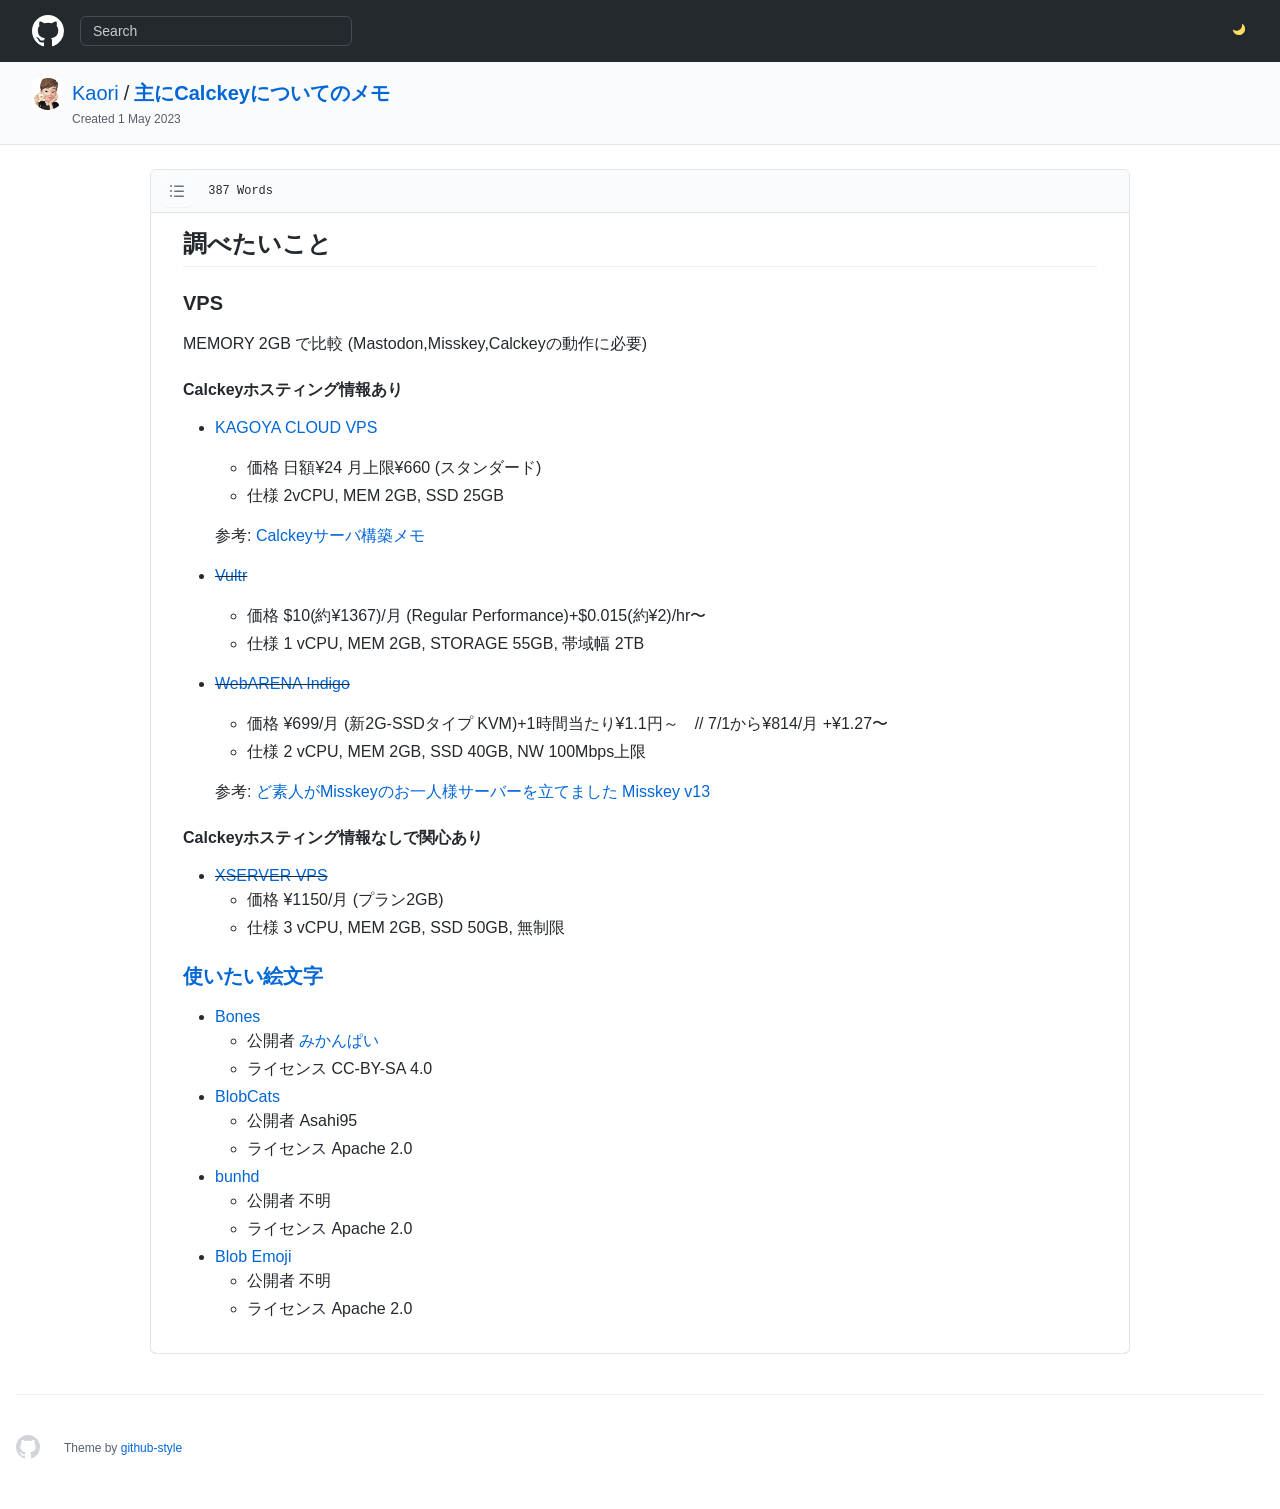
<file: post/title_of_the_post/index.html>
<!DOCTYPE html>
<html lang="ja-jp">
<head>
    <meta charset="utf-8">
    <meta name="viewport" content="width=device-width">
    <script type="application/javascript" src='https://kaorit.github.io/js/theme-mode.js'></script>
    <link rel="stylesheet" href='https://kaorit.github.io/css/frameworks.min.css' />
    <link rel="stylesheet" href='https://kaorit.github.io/css/github.min.css' />
    <link rel="stylesheet" href='https://kaorit.github.io/css/github-style.css' />
    <link rel="stylesheet" href='https://kaorit.github.io/css/light.css' />
    <link rel="stylesheet" href='https://kaorit.github.io/css/dark.css' />
    <link rel="stylesheet" href='https://kaorit.github.io/css/syntax.css' />
    <title>主にCalckeyについてのメモ - My Notes</title>
    
    <link rel="icon" type="image/x-icon" href='/images/favicon.png'>
    
    <meta name="theme-color" content="#1e2327">

    
    <meta name="description"
  content="Fediverse / ActivityPub" />
<meta name="keywords"
  content='blog, google analytics' />
<meta name="robots" content="noodp" />
<link rel="canonical" href="https://kaorit.github.io/post/title_of_the_post/" />


<meta name="twitter:card" content="summary" />
<meta name="twitter:title" content="主にCalckeyについてのメモ - My Notes" />
<meta name="twitter:description"
  content="Fediverse / ActivityPub" />
<meta name="twitter:site" content="https://kaorit.github.io/" />
<meta name="twitter:creator" content="" />
<meta name="twitter:image"
  content="https://kaorit.github.io/">


<meta property="og:type" content="article" />
<meta property="og:title" content="主にCalckeyについてのメモ - My Notes">
<meta property="og:description"
  content="Fediverse / ActivityPub" />
<meta property="og:url" content="https://kaorit.github.io/post/title_of_the_post/" />
<meta property="og:site_name" content="主にCalckeyについてのメモ" />
<meta property="og:image"
  content="https://kaorit.github.io/">
<meta property="og:image:width" content="2048">
<meta property="og:image:height" content="1024">

<meta property="article:published_time" content="2023-05-01 09:24:15 &#43;0900 JST" />












</head>

<body>
  <div style="position: relative">
  <header class="Header js-details-container Details px-3 px-md-4 px-lg-5 flex-wrap flex-md-nowrap open Details--on">
    <div class="Header-item mobile-none" style="margin-top: -4px; margin-bottom: -4px;">
      <a class="Header-link" href="https://kaorit.github.io/">
        <svg class="octicon" height="32" viewBox="0 0 16 16" version="1.1" width="32">
          <path fill-rule="evenodd"
            d="M8 0C3.58 0 0 3.58 0 8c0 3.54 2.29 6.53 5.47 7.59.4.07.55-.17.55-.38 0-.19-.01-.82-.01-1.49-2.01.37-2.53-.49-2.69-.94-.09-.23-.48-.94-.82-1.13-.28-.15-.68-.52-.01-.53.63-.01 1.08.58 1.23.82.72 1.21 1.87.87 2.33.66.07-.52.28-.87.51-1.07-1.78-.2-3.64-.89-3.64-3.95 0-.87.31-1.59.82-2.15-.08-.2-.36-1.02.08-2.12 0 0 .67-.21 2.2.82.64-.18 1.32-.27 2-.27.68 0 1.36.09 2 .27 1.53-1.04 2.2-.82 2.2-.82.44 1.1.16 1.92.08 2.12.51.56.82 1.27.82 2.15 0 3.07-1.87 3.75-3.65 3.95.29.25.54.73.54 1.48 0 1.07-.01 1.93-.01 2.2 0 .21.15.46.55.38A8.013 8.013 0 0016 8c0-4.42-3.58-8-8-8z">
          </path>
        </svg>
      </a>
    </div>
    <div class="Header-item d-md-none">
      <button class="Header-link btn-link js-details-target" type="button"
        onclick="document.querySelector('#header-search').style.display = document.querySelector('#header-search').style.display == 'none'? 'block': 'none'">
        <svg height="24" class="octicon octicon-three-bars" viewBox="0 0 16 16" version="1.1" width="24">
          <path fill-rule="evenodd"
            d="M1 2.75A.75.75 0 011.75 2h12.5a.75.75 0 110 1.5H1.75A.75.75 0 011 2.75zm0 5A.75.75 0 011.75 7h12.5a.75.75 0 110 1.5H1.75A.75.75 0 011 7.75zM1.75 12a.75.75 0 100 1.5h12.5a.75.75 0 100-1.5H1.75z">
          </path>
        </svg>
      </button>
    </div>
    <div style="display: none;" id="header-search"
      class="Header-item Header-item--full flex-column flex-md-row width-full flex-order-2 flex-md-order-none mr-0 mr-md-3 mt-3 mt-md-0 Details-content--hidden-not-important d-md-flex">
      <div
        class="Header-search header-search flex-auto js-site-search position-relative flex-self-stretch flex-md-self-auto mb-3 mb-md-0 mr-0 mr-md-3 scoped-search site-scoped-search js-jump-to">
        <div class="position-relative">
          <form target="_blank" action="https://www.google.com/search" accept-charset="UTF-8" method="get"
            autocomplete="off">
            <label
              class="Header-search-label form-control input-sm header-search-wrapper p-0 js-chromeless-input-container header-search-wrapper-jump-to position-relative d-flex flex-justify-between flex-items-center">
              <input type="text"
                class="Header-search-input form-control input-sm header-search-input jump-to-field js-jump-to-field js-site-search-focus js-site-search-field is-clearable"
                name="q" value="" placeholder="Search" autocomplete="off">
              <input type="hidden" name="q" value="site:https://kaorit.github.io/">
            </label>
          </form>
        </div>
      </div>
    </div>

    <div class="Header-item Header-item--full flex-justify-center d-md-none position-relative">
      <a class="Header-link " href="https://kaorit.github.io/">
        <svg class="octicon octicon-mark-github v-align-middle" height="32" viewBox="0 0 16 16" version="1.1"
          width="32">
          <path fill-rule="evenodd"
            d="M8 0C3.58 0 0 3.58 0 8c0 3.54 2.29 6.53 5.47 7.59.4.07.55-.17.55-.38 0-.19-.01-.82-.01-1.49-2.01.37-2.53-.49-2.69-.94-.09-.23-.48-.94-.82-1.13-.28-.15-.68-.52-.01-.53.63-.01 1.08.58 1.23.82.72 1.21 1.87.87 2.33.66.07-.52.28-.87.51-1.07-1.78-.2-3.64-.89-3.64-3.95 0-.87.31-1.59.82-2.15-.08-.2-.36-1.02.08-2.12 0 0 .67-.21 2.2.82.64-.18 1.32-.27 2-.27.68 0 1.36.09 2 .27 1.53-1.04 2.2-.82 2.2-.82.44 1.1.16 1.92.08 2.12.51.56.82 1.27.82 2.15 0 3.07-1.87 3.75-3.65 3.95.29.25.54.73.54 1.48 0 1.07-.01 1.93-.01 2.2 0 .21.15.46.55.38A8.013 8.013 0 0016 8c0-4.42-3.58-8-8-8z">
          </path>
        </svg>
      </a>
    </div>
    <div class="Header-item" style="margin-right: 0;">
      <a href="javascript:void(0)" class="Header-link no-select" onclick="switchTheme()">
        <svg style="fill: var(--color-profile-color-modes-toggle-moon);" class="no-select" viewBox="0 0 16 16"
          version="1.1" width="16" height="16">
          <path fill-rule="evenodd" clip-rule="evenodd"
            d="M4.52208 7.71754C7.5782 7.71754 10.0557 5.24006 10.0557 2.18394C10.0557 1.93498 10.0392 1.68986 10.0074 1.44961C9.95801 1.07727 10.3495 0.771159 10.6474 0.99992C12.1153 2.12716 13.0615 3.89999 13.0615 5.89383C13.0615 9.29958 10.3006 12.0605 6.89485 12.0605C3.95334 12.0605 1.49286 10.001 0.876728 7.24527C0.794841 6.87902 1.23668 6.65289 1.55321 6.85451C2.41106 7.40095 3.4296 7.71754 4.52208 7.71754Z">
          </path>
        </svg>
      </a>
    </div>
  </header>
</div>
  
<div>
  <main>
    <div class="gisthead pagehead bg-gray-light pb-0 pt-3 mb-4">
      <div class="px-0">
        <div class="mb-3 d-flex px-3 px-md-3 px-lg-5">
          <div class="flex-auto min-width-0 width-fit mr-3">
            <div class="d-flex">
              <div class="d-none d-md-block">
                <a class="avatar mr-2 flex-shrink-0" href="https://kaorit.github.io/">
                  <img class=" avatar-user"
                    src="https://kaorit.github.io/images/avatar.png"
                    width="32" height="32"></a>
              </div>
              <div class="d-flex flex-column">
                <h1 class="break-word f3 text-normal mb-md-0 mb-1">
                  <span class="author">
                    <a href="https://kaorit.github.io/">Kaori</a></span><span
                    class="path-divider">/</span><strong class="css-truncate-target mr-1" style="max-width: 410px"><a
                      href="https://kaorit.github.io/post/title_of_the_post/">主にCalckeyについてのメモ</a></strong>
                </h1>
                <div class="note m-0">
                  Created <relative-time datetime="Mon, 01 May 2023 09:24:15 &#43;0900"
                    class="no-wrap">
                    Mon, 01 May 2023 09:24:15 &#43;0900</relative-time>

                  
                </div>
              </div>
            </div>
          </div>
        </div>
      </div>
    </div>

    <div class="container-lg px-3 new-discussion-timeline">
      <div class="repository-content gist-content">
        <div>
          <div class="js-gist-file-update-container js-task-list-container file-box">
            <div id="file-pytest" class="file my-2">
              <div id="post-header" class="file-header d-flex flex-md-items-center flex-items-start sticky-header" style="z-index: 2">
                <div class="file-info d-flex flex-md-items-center flex-items-start flex-order-1 flex-auto">
                  <div class="text-mono f6 flex-auto pr-3 flex-order-2 flex-md-order-1 mt-2 mt-md-0">
                    
                    <summary id="toc-toggle" onclick="clickToc()" class="btn btn-octicon m-0 mr-2 p-2">
                      <svg aria-hidden="true" viewBox="0 0 16 16" height="16" width="16" class="octicon octicon-list-unordered">
                        <path fill-rule="evenodd" d="M2 4a1 1 0 100-2 1 1 0 000 2zm3.75-1.5a.75.75 0 000 1.5h8.5a.75.75 0 000-1.5h-8.5zm0 5a.75.75 0 000 1.5h8.5a.75.75 0 000-1.5h-8.5zm0 5a.75.75 0 000 1.5h8.5a.75.75 0 000-1.5h-8.5zM3 8a1 1 0 11-2 0 1 1 0 012 0zm-1 6a1 1 0 100-2 1 1 0 000 2z"></path>
                      </svg>
                    </summary>
                    <details-menu class="SelectMenu" id="toc-details" style="display: none;">
                      <div class="SelectMenu-modal rounded-3 mt-1" style="max-height: 340px;">
                        <div class="SelectMenu-list SelectMenu-list--borderless p-2" style="overscroll-behavior: contain;" id="toc-list">
                        </div>
                      </div>
                    </details-menu>
                      387 Words
                    

                  </div>
                  <div class="file-actions flex-order-2 pt-0">
                    
                  </div>
                </div>
              </div>


              <div class="Box-body px-5 pb-5" style="z-index: 1">
                <article class="markdown-body entry-content container-lg"><h2 id="調べたいこと">調べたいこと</h2>
<h3 id="vps">VPS</h3>
<p>MEMORY 2GB で比較 (Mastodon,Misskey,Calckeyの動作に必要)</p>
<h4 id="calckeyホスティング情報あり">Calckeyホスティング情報あり</h4>
<ul>
<li>
<p><a href="https://www.kagoya.jp/vps/">KAGOYA CLOUD VPS</a></p>
<ul>
<li>価格 日額¥24 月上限¥660 (スタンダード)</li>
<li>仕様 2vCPU, MEM 2GB, SSD 25GB</li>
</ul>
<p>参考: <a href="https://zenn.dev/yamako/articles/56f39648b6f72b">Calckeyサーバ構築メモ</a></p>
</li>
<li>
<p><del><a href="https://www.vultr.com/promo/try250/?service=try250&amp;promo=FLYVULTR250&amp;utm_source=google-apac-brand&amp;utm_medium=paidmedia&amp;obility_id=146140490555&amp;utm_adgroup=Branded_Keywords&amp;utm_campaign=Vultr_Branded_-_APAC_-_South_Korea_-_Search&amp;utm_term=vultr&amp;utm_content=645550896950&amp;gclid=CjwKCAjwo7iiBhAEEiwAsIxQEad-otC_4gVNaCJCOEvjxiSdPB57pQ46Xh663fHv0gWOUB5CcXL6LxoC9J8QAvD_BwE">Vultr</a></del></p>
<ul>
<li>価格 $10(約¥1367)/月 (Regular Performance)+$0.015(約¥2)/hr〜</li>
<li>仕様 1 vCPU, MEM 2GB, STORAGE 55GB, 帯域幅 2TB</li>
</ul>
</li>
<li>
<p><del><a href="https://web.arena.ne.jp/indigo/?utm_source=google&amp;utm_medium=cpc&amp;utm_campaign=indigo&amp;argument=vUrp7v4z&amp;dmai=google_220729_049&amp;gad=1&amp;gclid=CjwKCAjwo7iiBhAEEiwAsIxQEdhgSpPEptiXSNHOnKei8yqRG76OjEuN0IEe4v2765rO_jpN0gn4thoCdAcQAvD_BwE">WebARENA Indigo</a></del></p>
<ul>
<li>価格 ¥699/月 (新2G-SSDタイプ KVM)+1時間当たり¥1.1円～　// 7/1から¥814/月 +¥1.27〜</li>
<li>仕様 2 vCPU, MEM 2GB, SSD 40GB, NW 100Mbps上限</li>
</ul>
<p>参考: <a href="https://seritude.com/misskey-alone-server/">ど素人がMisskeyのお一人様サーバーを立てました Misskey v13</a></p>
</li>
</ul>
<h4 id="calckeyホスティング情報なしで関心あり">Calckeyホスティング情報なしで関心あり</h4>
<ul>
<li><del><a href="https://vps.xserver.ne.jp/?_ga=2.18096377.1123552686.1682908430-370016258.1682210319&amp;_gac=1.47648853.1682573379.Cj0KCQjwi46iBhDyARIsAE3nVraHBeZ4-kAFxZ6ARMYyxb_-zNgr6F1r6a5IchHPzXSdhCrM7gyVsnYaAt2ZEALw_wcB&amp;_gl=1*1maa8lz*_ga*MzcwMDE2MjU4LjE2ODIyMTAzMTk.*_ga_DYC2WT7S0V*MTY4MjkwODQzMi43LjAuMTY4MjkwODQzMi42MC4wLjA.*_ga_F24SP6D94M*MTY4MjkwODQzMy43LjAuMTY4MjkwODQzMy4wLjAuMA..">XSERVER VPS</a></del>
<ul>
<li>価格 ¥1150/月 (プラン2GB)</li>
<li>仕様 3 vCPU, MEM 2GB, SSD 50GB, 無制限</li>
</ul>
</li>
</ul>
<h3 id="使いたい絵文字httpsemojigg"><a href="https://emoji.gg/">使いたい絵文字</a></h3>
<ul>
<li><a href="">Bones</a>
<ul>
<li>公開者 <a href="https://calc.04.si/">みかんぱい</a></li>
<li>ライセンス CC-BY-SA 4.0</li>
</ul>
</li>
<li><a href="https://codeberg.org/asahi95/BlobCats">BlobCats</a>
<ul>
<li>公開者 Asahi95</li>
<li>ライセンス Apache 2.0</li>
</ul>
</li>
<li><a href="https://volpeon.ink/projects/emojis/bunhd/">bunhd</a>
<ul>
<li>公開者 不明</li>
<li>ライセンス Apache 2.0</li>
</ul>
</li>
<li><a href="https://blobs.gg/">Blob Emoji</a>
<ul>
<li>公開者 不明</li>
<li>ライセンス Apache 2.0</li>
</ul>
</li>
</ul>
</article>
              </div>
            </div>
          </div>
        </div>
      </div>
    </div>
  </main>
</div>
<script type="application/javascript" src='https://kaorit.github.io/js/toc.js'></script>
<link rel="stylesheet" href='https://kaorit.github.io/css/toc.css' />


  <div class="footer container-xl width-full p-responsive">
  <div
    class="position-relative d-flex flex-row-reverse flex-lg-row flex-wrap flex-lg-nowrap flex-justify-center flex-lg-justify-between flex-sm-items-center pt-6 pb-2 mt-6 f6 text-gray border-top border-gray-light ">
    <a aria-label="Homepage" title="GitHub" class="footer-octicon d-none d-lg-block mr-lg-4" href="https://kaorit.github.io/">
      <svg height="24" class="octicon octicon-mark-github" viewBox="0 0 16 16" version="1.1" width="24">
        <path fill-rule="evenodd"
          d="M8 0C3.58 0 0 3.58 0 8c0 3.54 2.29 6.53 5.47 7.59.4.07.55-.17.55-.38 0-.19-.01-.82-.01-1.49-2.01.37-2.53-.49-2.69-.94-.09-.23-.48-.94-.82-1.13-.28-.15-.68-.52-.01-.53.63-.01 1.08.58 1.23.82.72 1.21 1.87.87 2.33.66.07-.52.28-.87.51-1.07-1.78-.2-3.64-.89-3.64-3.95 0-.87.31-1.59.82-2.15-.08-.2-.36-1.02.08-2.12 0 0 .67-.21 2.2.82.64-.18 1.32-.27 2-.27.68 0 1.36.09 2 .27 1.53-1.04 2.2-.82 2.2-.82.44 1.1.16 1.92.08 2.12.51.56.82 1.27.82 2.15 0 3.07-1.87 3.75-3.65 3.95.29.25.54.73.54 1.48 0 1.07-.01 1.93-.01 2.2 0 .21.15.46.55.38A8.013 8.013 0 0016 8c0-4.42-3.58-8-8-8z">
        </path>
      </svg>
    </a>
    <ul class="list-style-none d-flex flex-wrap col-12 flex-justify-center flex-lg-justify-between mb-2 mb-lg-0">
      
      <li class="mr-3 mr-lg-0">Theme by <a href='https://github.com/MeiK2333/github-style'>github-style</a></li>
      
    </ul>
  </div>
  <div class="d-flex flex-justify-center pb-6">
    <span class="f6 text-gray-light"></span>
  </div>


</div>
</body>

<script type="application/javascript" src="https://kaorit.github.io/js/github-style.js"></script>




</html>
</file>
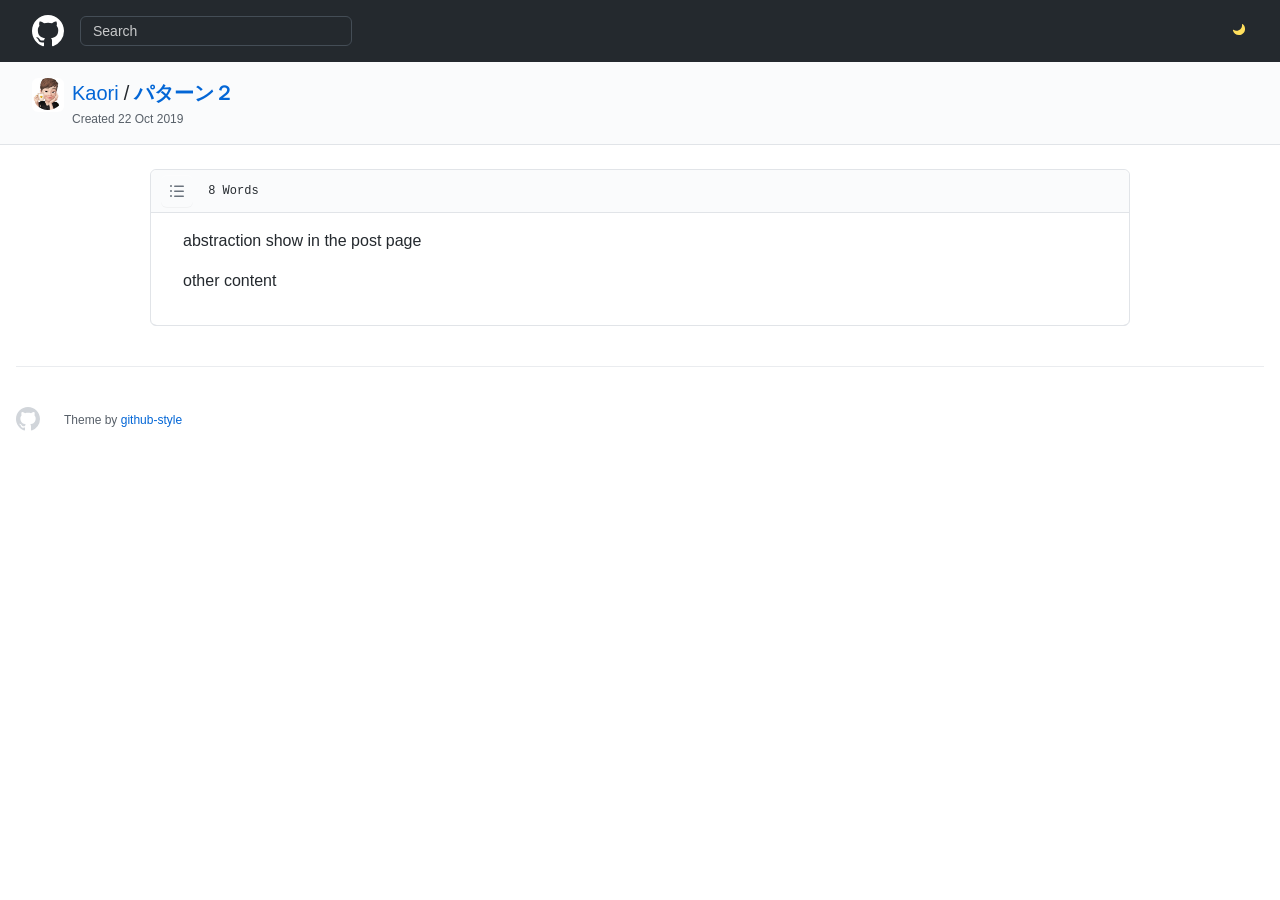
<file: post/title_of_the_post2/index.html>
<!DOCTYPE html>
<html lang="ja-jp">
<head>
    <meta charset="utf-8">
    <meta name="viewport" content="width=device-width">
    <script type="application/javascript" src='https://kaorit.github.io/js/theme-mode.js'></script>
    <link rel="stylesheet" href='https://kaorit.github.io/css/frameworks.min.css' />
    <link rel="stylesheet" href='https://kaorit.github.io/css/github.min.css' />
    <link rel="stylesheet" href='https://kaorit.github.io/css/github-style.css' />
    <link rel="stylesheet" href='https://kaorit.github.io/css/light.css' />
    <link rel="stylesheet" href='https://kaorit.github.io/css/dark.css' />
    <link rel="stylesheet" href='https://kaorit.github.io/css/syntax.css' />
    <title>パターン２ - My Notes</title>
    
    <link rel="icon" type="image/x-icon" href='/images/favicon.png'>
    
    <meta name="theme-color" content="#1e2327">

    
    <meta name="description"
  content="abstraction show in the post page
" />
<meta name="keywords"
  content='blog, google analytics' />
<meta name="robots" content="noodp" />
<link rel="canonical" href="https://kaorit.github.io/post/title_of_the_post2/" />


<meta name="twitter:card" content="summary" />
<meta name="twitter:title" content="パターン２ - My Notes" />
<meta name="twitter:description"
  content="abstraction show in the post page
" />
<meta name="twitter:site" content="https://kaorit.github.io/" />
<meta name="twitter:creator" content="" />
<meta name="twitter:image"
  content="https://kaorit.github.io/">


<meta property="og:type" content="article" />
<meta property="og:title" content="パターン２ - My Notes">
<meta property="og:description"
  content="abstraction show in the post page
" />
<meta property="og:url" content="https://kaorit.github.io/post/title_of_the_post2/" />
<meta property="og:site_name" content="パターン２" />
<meta property="og:image"
  content="https://kaorit.github.io/">
<meta property="og:image:width" content="2048">
<meta property="og:image:height" content="1024">

<meta property="article:published_time" content="2019-10-22 18:46:47 &#43;0800 &#43;0800" />












</head>

<body>
  <div style="position: relative">
  <header class="Header js-details-container Details px-3 px-md-4 px-lg-5 flex-wrap flex-md-nowrap open Details--on">
    <div class="Header-item mobile-none" style="margin-top: -4px; margin-bottom: -4px;">
      <a class="Header-link" href="https://kaorit.github.io/">
        <svg class="octicon" height="32" viewBox="0 0 16 16" version="1.1" width="32">
          <path fill-rule="evenodd"
            d="M8 0C3.58 0 0 3.58 0 8c0 3.54 2.29 6.53 5.47 7.59.4.07.55-.17.55-.38 0-.19-.01-.82-.01-1.49-2.01.37-2.53-.49-2.69-.94-.09-.23-.48-.94-.82-1.13-.28-.15-.68-.52-.01-.53.63-.01 1.08.58 1.23.82.72 1.21 1.87.87 2.33.66.07-.52.28-.87.51-1.07-1.78-.2-3.64-.89-3.64-3.95 0-.87.31-1.59.82-2.15-.08-.2-.36-1.02.08-2.12 0 0 .67-.21 2.2.82.64-.18 1.32-.27 2-.27.68 0 1.36.09 2 .27 1.53-1.04 2.2-.82 2.2-.82.44 1.1.16 1.92.08 2.12.51.56.82 1.27.82 2.15 0 3.07-1.87 3.75-3.65 3.95.29.25.54.73.54 1.48 0 1.07-.01 1.93-.01 2.2 0 .21.15.46.55.38A8.013 8.013 0 0016 8c0-4.42-3.58-8-8-8z">
          </path>
        </svg>
      </a>
    </div>
    <div class="Header-item d-md-none">
      <button class="Header-link btn-link js-details-target" type="button"
        onclick="document.querySelector('#header-search').style.display = document.querySelector('#header-search').style.display == 'none'? 'block': 'none'">
        <svg height="24" class="octicon octicon-three-bars" viewBox="0 0 16 16" version="1.1" width="24">
          <path fill-rule="evenodd"
            d="M1 2.75A.75.75 0 011.75 2h12.5a.75.75 0 110 1.5H1.75A.75.75 0 011 2.75zm0 5A.75.75 0 011.75 7h12.5a.75.75 0 110 1.5H1.75A.75.75 0 011 7.75zM1.75 12a.75.75 0 100 1.5h12.5a.75.75 0 100-1.5H1.75z">
          </path>
        </svg>
      </button>
    </div>
    <div style="display: none;" id="header-search"
      class="Header-item Header-item--full flex-column flex-md-row width-full flex-order-2 flex-md-order-none mr-0 mr-md-3 mt-3 mt-md-0 Details-content--hidden-not-important d-md-flex">
      <div
        class="Header-search header-search flex-auto js-site-search position-relative flex-self-stretch flex-md-self-auto mb-3 mb-md-0 mr-0 mr-md-3 scoped-search site-scoped-search js-jump-to">
        <div class="position-relative">
          <form target="_blank" action="https://www.google.com/search" accept-charset="UTF-8" method="get"
            autocomplete="off">
            <label
              class="Header-search-label form-control input-sm header-search-wrapper p-0 js-chromeless-input-container header-search-wrapper-jump-to position-relative d-flex flex-justify-between flex-items-center">
              <input type="text"
                class="Header-search-input form-control input-sm header-search-input jump-to-field js-jump-to-field js-site-search-focus js-site-search-field is-clearable"
                name="q" value="" placeholder="Search" autocomplete="off">
              <input type="hidden" name="q" value="site:https://kaorit.github.io/">
            </label>
          </form>
        </div>
      </div>
    </div>

    <div class="Header-item Header-item--full flex-justify-center d-md-none position-relative">
      <a class="Header-link " href="https://kaorit.github.io/">
        <svg class="octicon octicon-mark-github v-align-middle" height="32" viewBox="0 0 16 16" version="1.1"
          width="32">
          <path fill-rule="evenodd"
            d="M8 0C3.58 0 0 3.58 0 8c0 3.54 2.29 6.53 5.47 7.59.4.07.55-.17.55-.38 0-.19-.01-.82-.01-1.49-2.01.37-2.53-.49-2.69-.94-.09-.23-.48-.94-.82-1.13-.28-.15-.68-.52-.01-.53.63-.01 1.08.58 1.23.82.72 1.21 1.87.87 2.33.66.07-.52.28-.87.51-1.07-1.78-.2-3.64-.89-3.64-3.95 0-.87.31-1.59.82-2.15-.08-.2-.36-1.02.08-2.12 0 0 .67-.21 2.2.82.64-.18 1.32-.27 2-.27.68 0 1.36.09 2 .27 1.53-1.04 2.2-.82 2.2-.82.44 1.1.16 1.92.08 2.12.51.56.82 1.27.82 2.15 0 3.07-1.87 3.75-3.65 3.95.29.25.54.73.54 1.48 0 1.07-.01 1.93-.01 2.2 0 .21.15.46.55.38A8.013 8.013 0 0016 8c0-4.42-3.58-8-8-8z">
          </path>
        </svg>
      </a>
    </div>
    <div class="Header-item" style="margin-right: 0;">
      <a href="javascript:void(0)" class="Header-link no-select" onclick="switchTheme()">
        <svg style="fill: var(--color-profile-color-modes-toggle-moon);" class="no-select" viewBox="0 0 16 16"
          version="1.1" width="16" height="16">
          <path fill-rule="evenodd" clip-rule="evenodd"
            d="M4.52208 7.71754C7.5782 7.71754 10.0557 5.24006 10.0557 2.18394C10.0557 1.93498 10.0392 1.68986 10.0074 1.44961C9.95801 1.07727 10.3495 0.771159 10.6474 0.99992C12.1153 2.12716 13.0615 3.89999 13.0615 5.89383C13.0615 9.29958 10.3006 12.0605 6.89485 12.0605C3.95334 12.0605 1.49286 10.001 0.876728 7.24527C0.794841 6.87902 1.23668 6.65289 1.55321 6.85451C2.41106 7.40095 3.4296 7.71754 4.52208 7.71754Z">
          </path>
        </svg>
      </a>
    </div>
  </header>
</div>
  
<div>
  <main>
    <div class="gisthead pagehead bg-gray-light pb-0 pt-3 mb-4">
      <div class="px-0">
        <div class="mb-3 d-flex px-3 px-md-3 px-lg-5">
          <div class="flex-auto min-width-0 width-fit mr-3">
            <div class="d-flex">
              <div class="d-none d-md-block">
                <a class="avatar mr-2 flex-shrink-0" href="https://kaorit.github.io/">
                  <img class=" avatar-user"
                    src="https://kaorit.github.io/images/avatar.png"
                    width="32" height="32"></a>
              </div>
              <div class="d-flex flex-column">
                <h1 class="break-word f3 text-normal mb-md-0 mb-1">
                  <span class="author">
                    <a href="https://kaorit.github.io/">Kaori</a></span><span
                    class="path-divider">/</span><strong class="css-truncate-target mr-1" style="max-width: 410px"><a
                      href="https://kaorit.github.io/post/title_of_the_post2/">パターン２</a></strong>
                </h1>
                <div class="note m-0">
                  Created <relative-time datetime="Tue, 22 Oct 2019 18:46:47 &#43;0800"
                    class="no-wrap">
                    Tue, 22 Oct 2019 18:46:47 &#43;0800</relative-time>

                  
                </div>
              </div>
            </div>
          </div>
        </div>
      </div>
    </div>

    <div class="container-lg px-3 new-discussion-timeline">
      <div class="repository-content gist-content">
        <div>
          <div class="js-gist-file-update-container js-task-list-container file-box">
            <div id="file-pytest" class="file my-2">
              <div id="post-header" class="file-header d-flex flex-md-items-center flex-items-start sticky-header" style="z-index: 2">
                <div class="file-info d-flex flex-md-items-center flex-items-start flex-order-1 flex-auto">
                  <div class="text-mono f6 flex-auto pr-3 flex-order-2 flex-md-order-1 mt-2 mt-md-0">
                    
                    <summary id="toc-toggle" onclick="clickToc()" class="btn btn-octicon m-0 mr-2 p-2">
                      <svg aria-hidden="true" viewBox="0 0 16 16" height="16" width="16" class="octicon octicon-list-unordered">
                        <path fill-rule="evenodd" d="M2 4a1 1 0 100-2 1 1 0 000 2zm3.75-1.5a.75.75 0 000 1.5h8.5a.75.75 0 000-1.5h-8.5zm0 5a.75.75 0 000 1.5h8.5a.75.75 0 000-1.5h-8.5zm0 5a.75.75 0 000 1.5h8.5a.75.75 0 000-1.5h-8.5zM3 8a1 1 0 11-2 0 1 1 0 012 0zm-1 6a1 1 0 100-2 1 1 0 000 2z"></path>
                      </svg>
                    </summary>
                    <details-menu class="SelectMenu" id="toc-details" style="display: none;">
                      <div class="SelectMenu-modal rounded-3 mt-1" style="max-height: 340px;">
                        <div class="SelectMenu-list SelectMenu-list--borderless p-2" style="overscroll-behavior: contain;" id="toc-list">
                        </div>
                      </div>
                    </details-menu>
                      8 Words
                    

                  </div>
                  <div class="file-actions flex-order-2 pt-0">
                    
                  </div>
                </div>
              </div>


              <div class="Box-body px-5 pb-5" style="z-index: 1">
                <article class="markdown-body entry-content container-lg"><p>abstraction show in the post page</p>
<p>other content</p></article>
              </div>
            </div>
          </div>
        </div>
      </div>
    </div>
  </main>
</div>
<script type="application/javascript" src='https://kaorit.github.io/js/toc.js'></script>
<link rel="stylesheet" href='https://kaorit.github.io/css/toc.css' />


  <div class="footer container-xl width-full p-responsive">
  <div
    class="position-relative d-flex flex-row-reverse flex-lg-row flex-wrap flex-lg-nowrap flex-justify-center flex-lg-justify-between flex-sm-items-center pt-6 pb-2 mt-6 f6 text-gray border-top border-gray-light ">
    <a aria-label="Homepage" title="GitHub" class="footer-octicon d-none d-lg-block mr-lg-4" href="https://kaorit.github.io/">
      <svg height="24" class="octicon octicon-mark-github" viewBox="0 0 16 16" version="1.1" width="24">
        <path fill-rule="evenodd"
          d="M8 0C3.58 0 0 3.58 0 8c0 3.54 2.29 6.53 5.47 7.59.4.07.55-.17.55-.38 0-.19-.01-.82-.01-1.49-2.01.37-2.53-.49-2.69-.94-.09-.23-.48-.94-.82-1.13-.28-.15-.68-.52-.01-.53.63-.01 1.08.58 1.23.82.72 1.21 1.87.87 2.33.66.07-.52.28-.87.51-1.07-1.78-.2-3.64-.89-3.64-3.95 0-.87.31-1.59.82-2.15-.08-.2-.36-1.02.08-2.12 0 0 .67-.21 2.2.82.64-.18 1.32-.27 2-.27.68 0 1.36.09 2 .27 1.53-1.04 2.2-.82 2.2-.82.44 1.1.16 1.92.08 2.12.51.56.82 1.27.82 2.15 0 3.07-1.87 3.75-3.65 3.95.29.25.54.73.54 1.48 0 1.07-.01 1.93-.01 2.2 0 .21.15.46.55.38A8.013 8.013 0 0016 8c0-4.42-3.58-8-8-8z">
        </path>
      </svg>
    </a>
    <ul class="list-style-none d-flex flex-wrap col-12 flex-justify-center flex-lg-justify-between mb-2 mb-lg-0">
      
      <li class="mr-3 mr-lg-0">Theme by <a href='https://github.com/MeiK2333/github-style'>github-style</a></li>
      
    </ul>
  </div>
  <div class="d-flex flex-justify-center pb-6">
    <span class="f6 text-gray-light"></span>
  </div>


</div>
</body>

<script type="application/javascript" src="https://kaorit.github.io/js/github-style.js"></script>




</html>
</file>
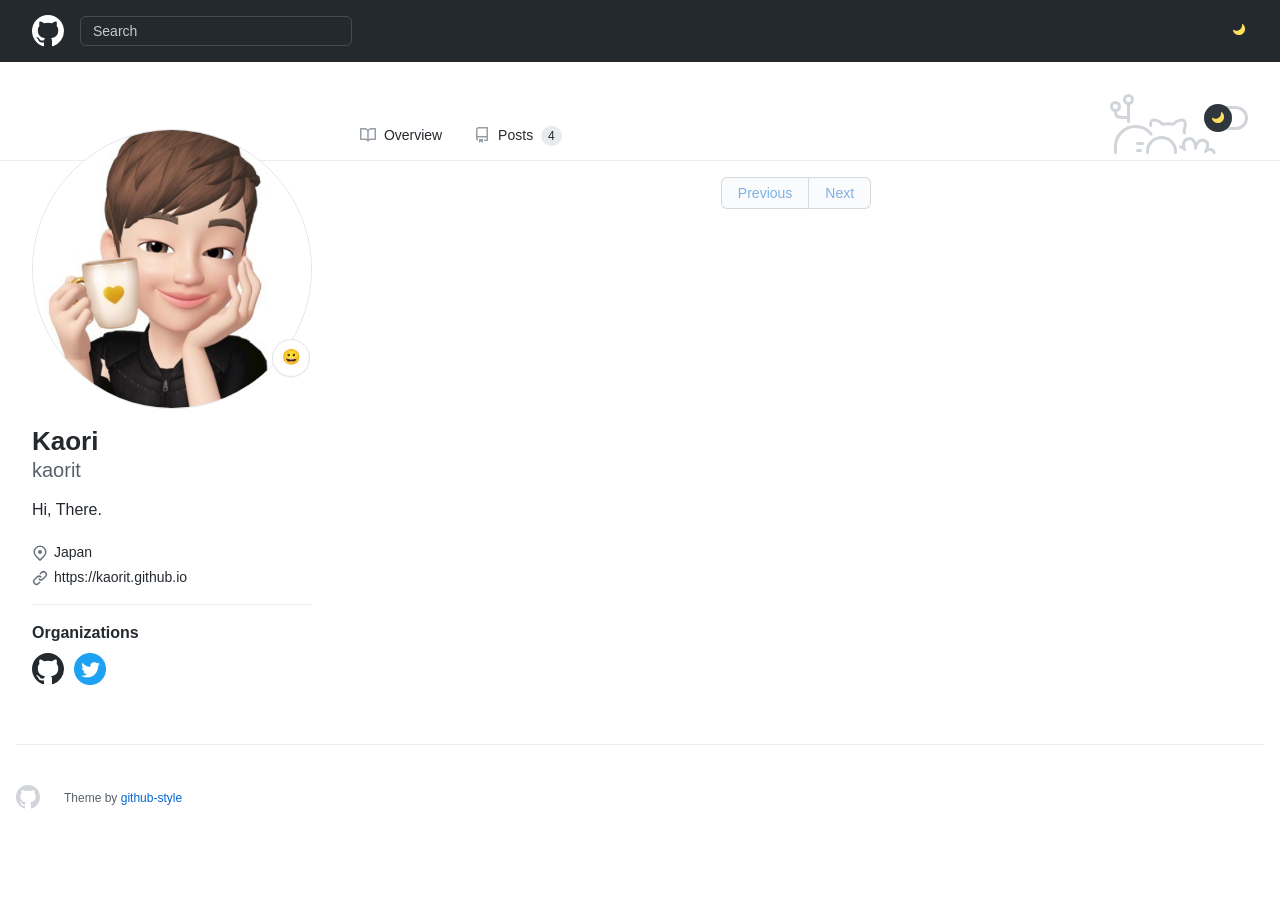
<file: categories/page/1/index.html>
<!DOCTYPE html>
<html lang="ja-jp">
  <head>
    <title>https://kaorit.github.io/categories/</title>
    <link rel="canonical" href="https://kaorit.github.io/categories/">
    <meta name="robots" content="noindex">
    <meta charset="utf-8">
    <meta http-equiv="refresh" content="0; url=https://kaorit.github.io/categories/">
  </head>
</html>
</file>
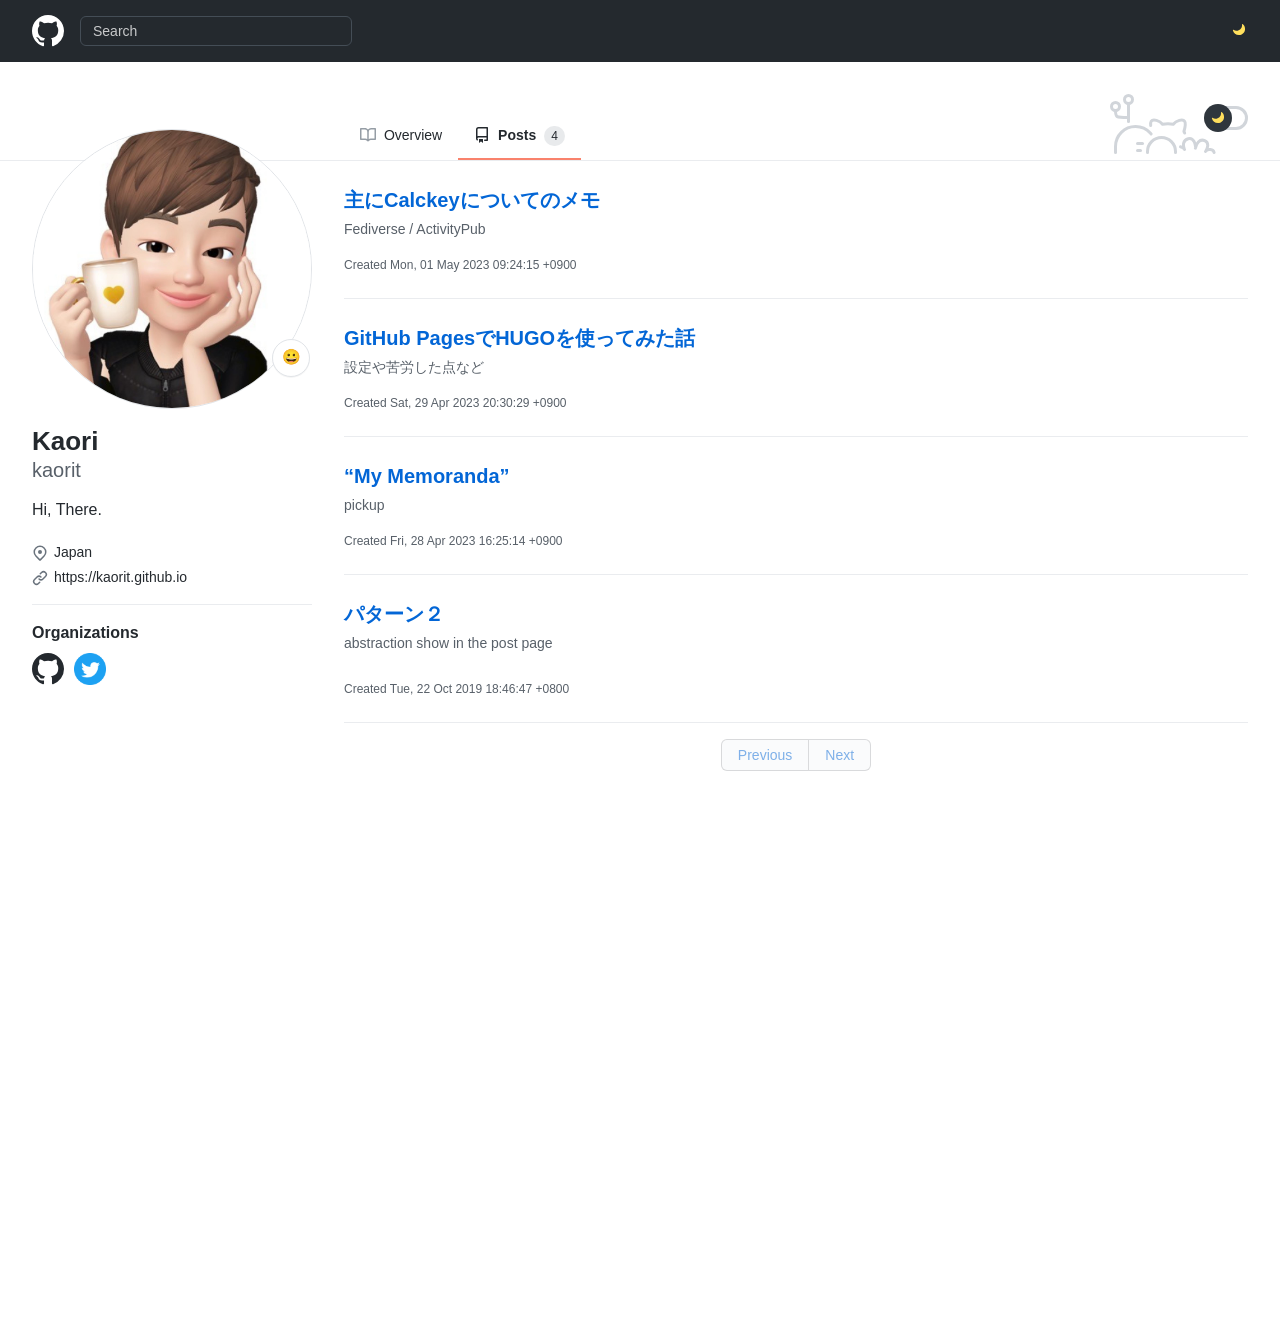
<file: post/page/1/index.html>
<!DOCTYPE html>
<html lang="ja-jp">
  <head>
    <title>https://kaorit.github.io/post/</title>
    <link rel="canonical" href="https://kaorit.github.io/post/">
    <meta name="robots" content="noindex">
    <meta charset="utf-8">
    <meta http-equiv="refresh" content="0; url=https://kaorit.github.io/post/">
  </head>
</html>
</file>
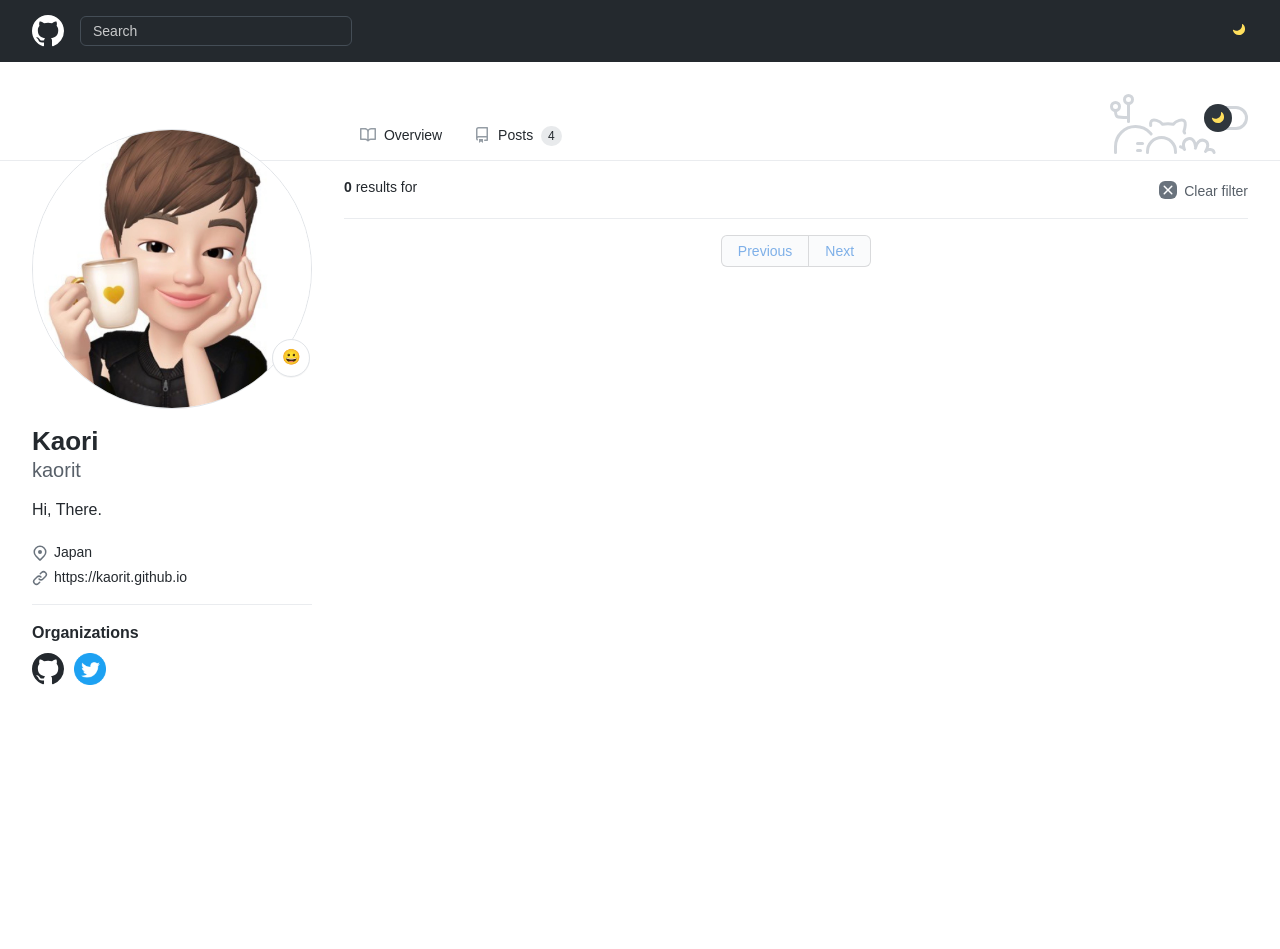
<file: tags/page/1/index.html>
<!DOCTYPE html>
<html lang="ja-jp">
  <head>
    <title>https://kaorit.github.io/tags/</title>
    <link rel="canonical" href="https://kaorit.github.io/tags/">
    <meta name="robots" content="noindex">
    <meta charset="utf-8">
    <meta http-equiv="refresh" content="0; url=https://kaorit.github.io/tags/">
  </head>
</html>
</file>
